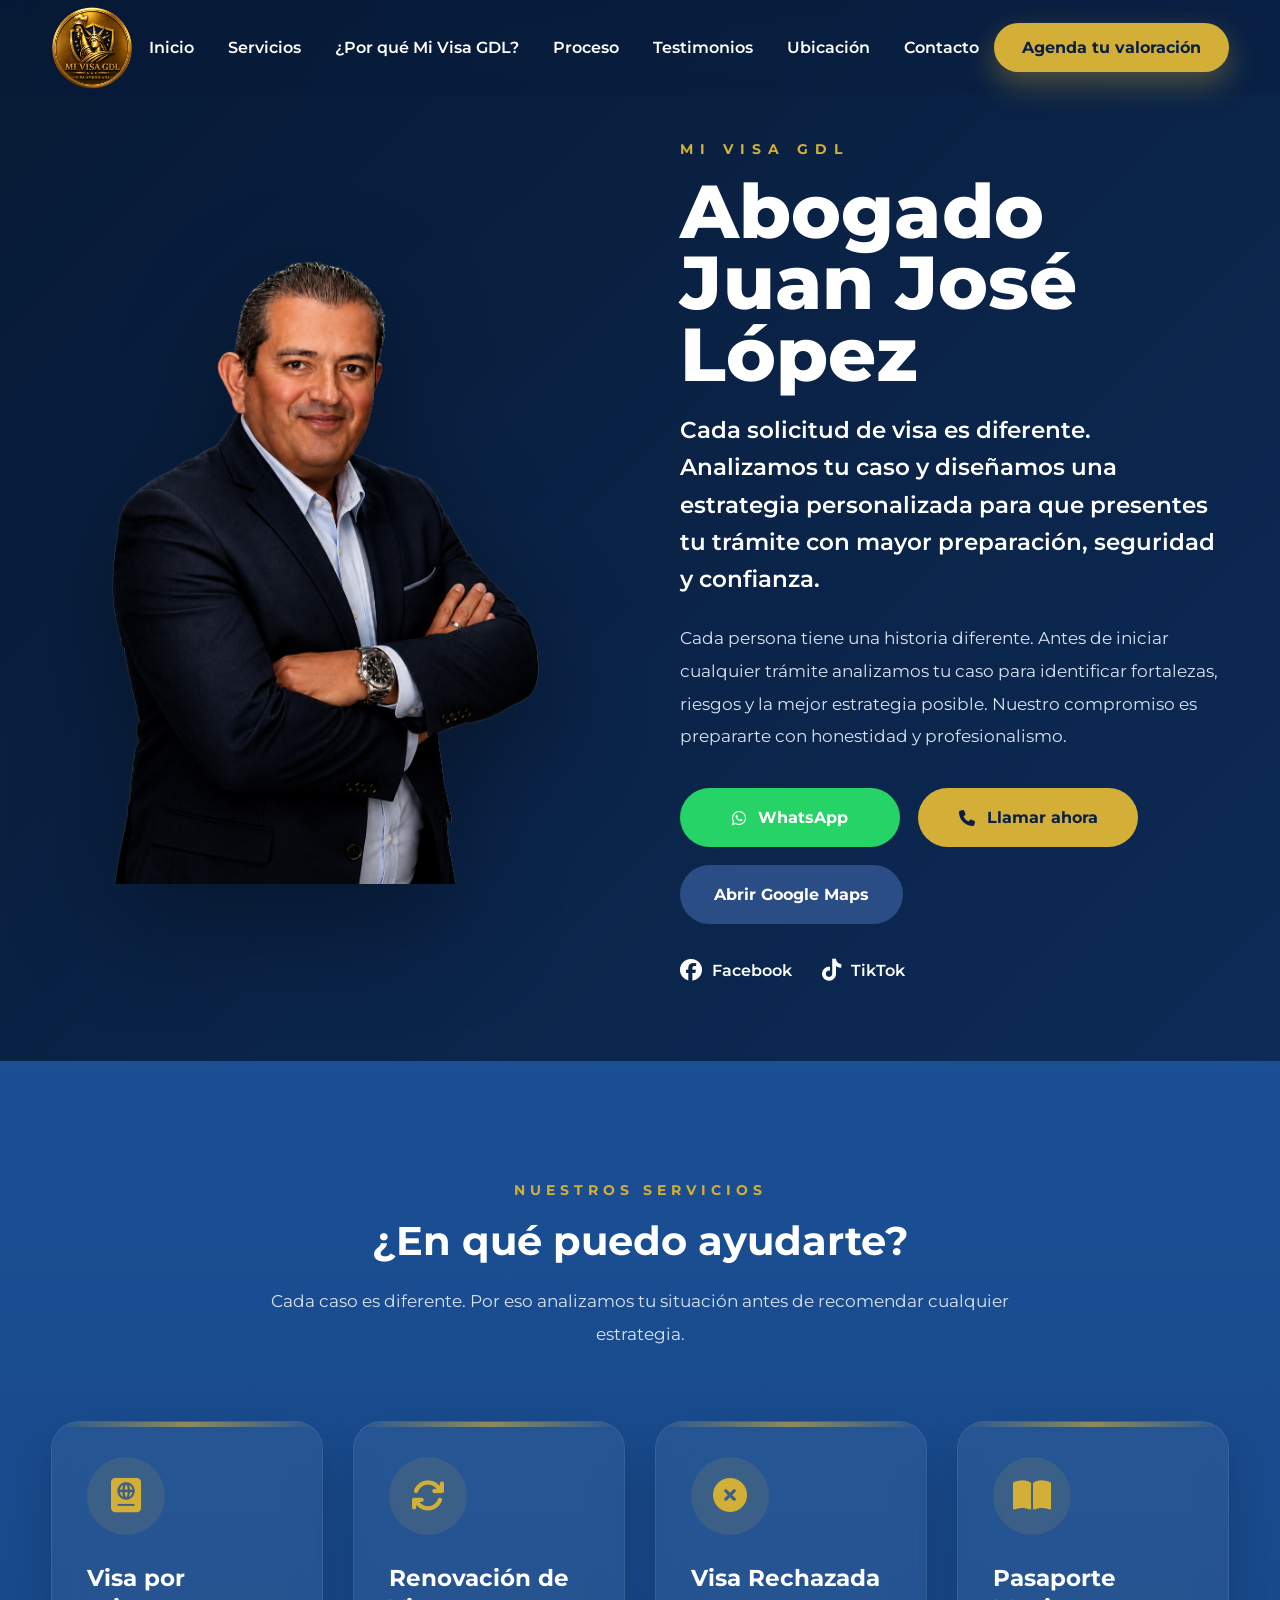
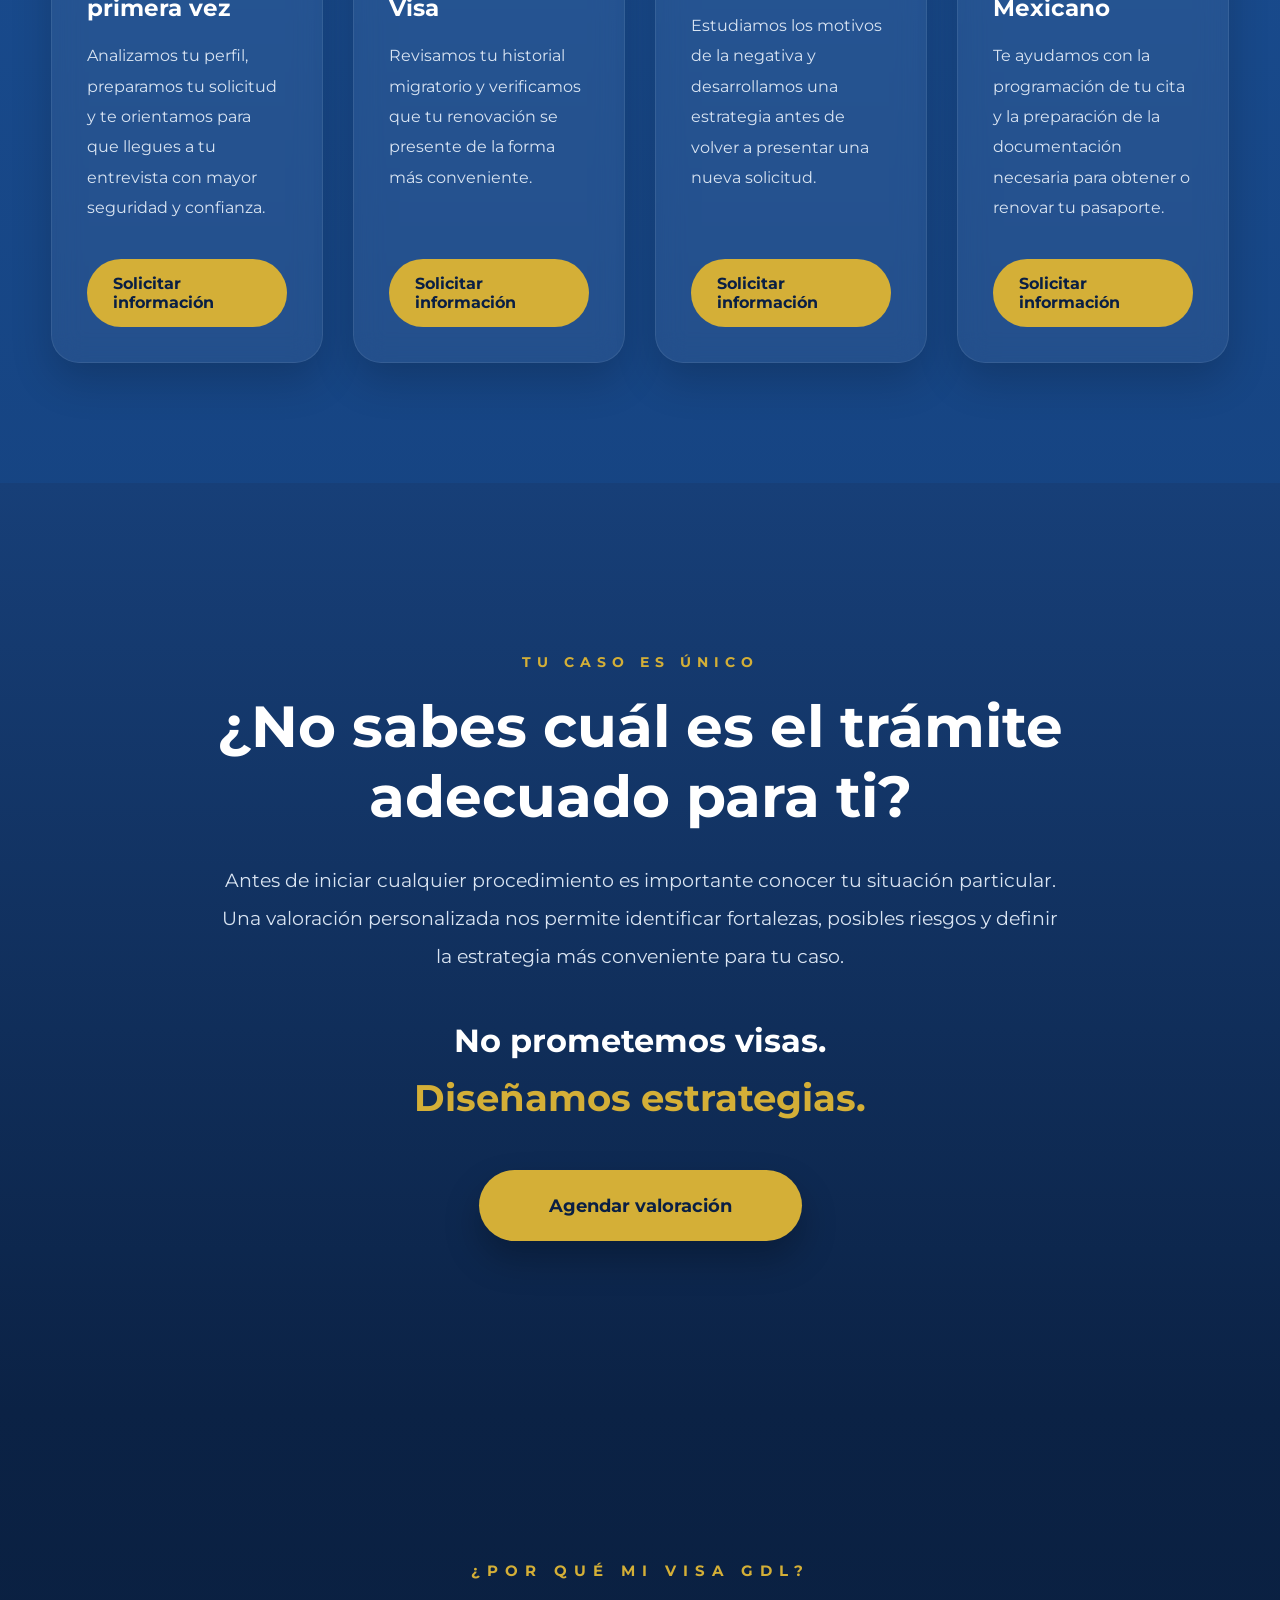
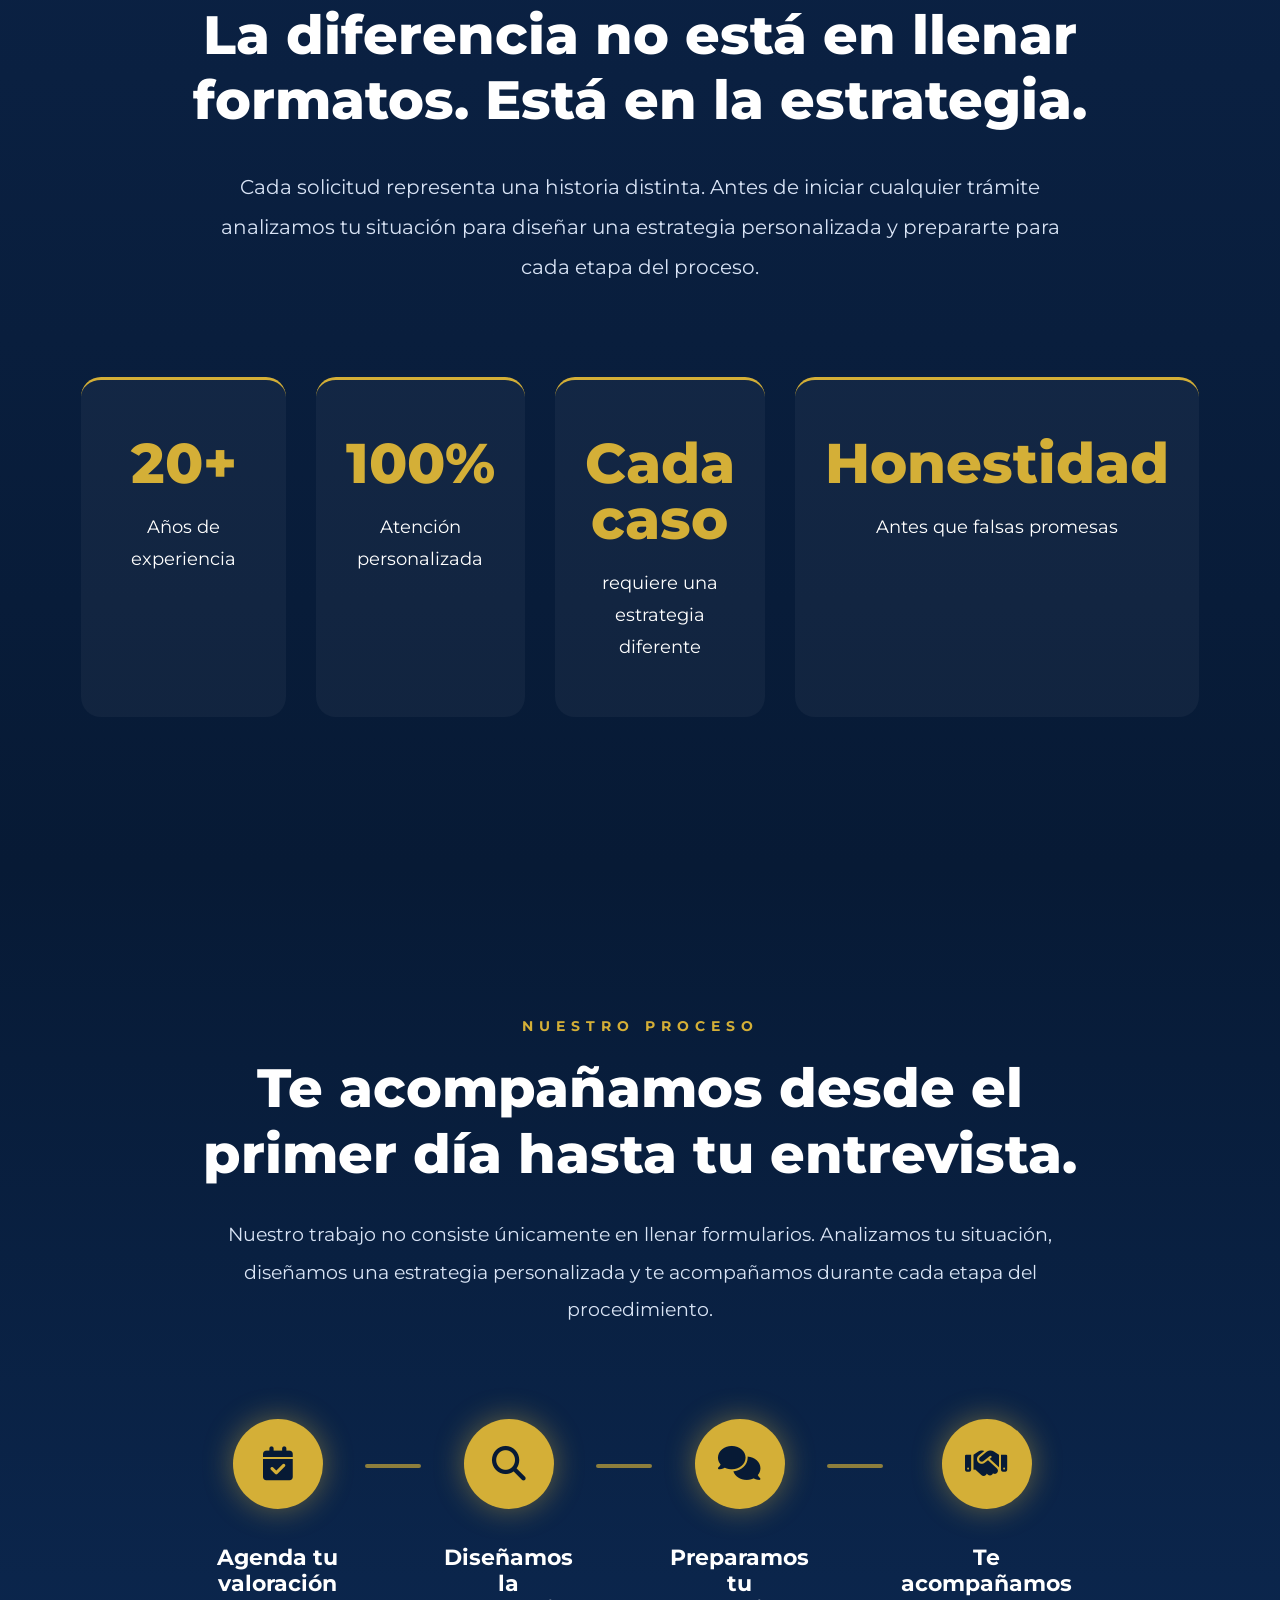
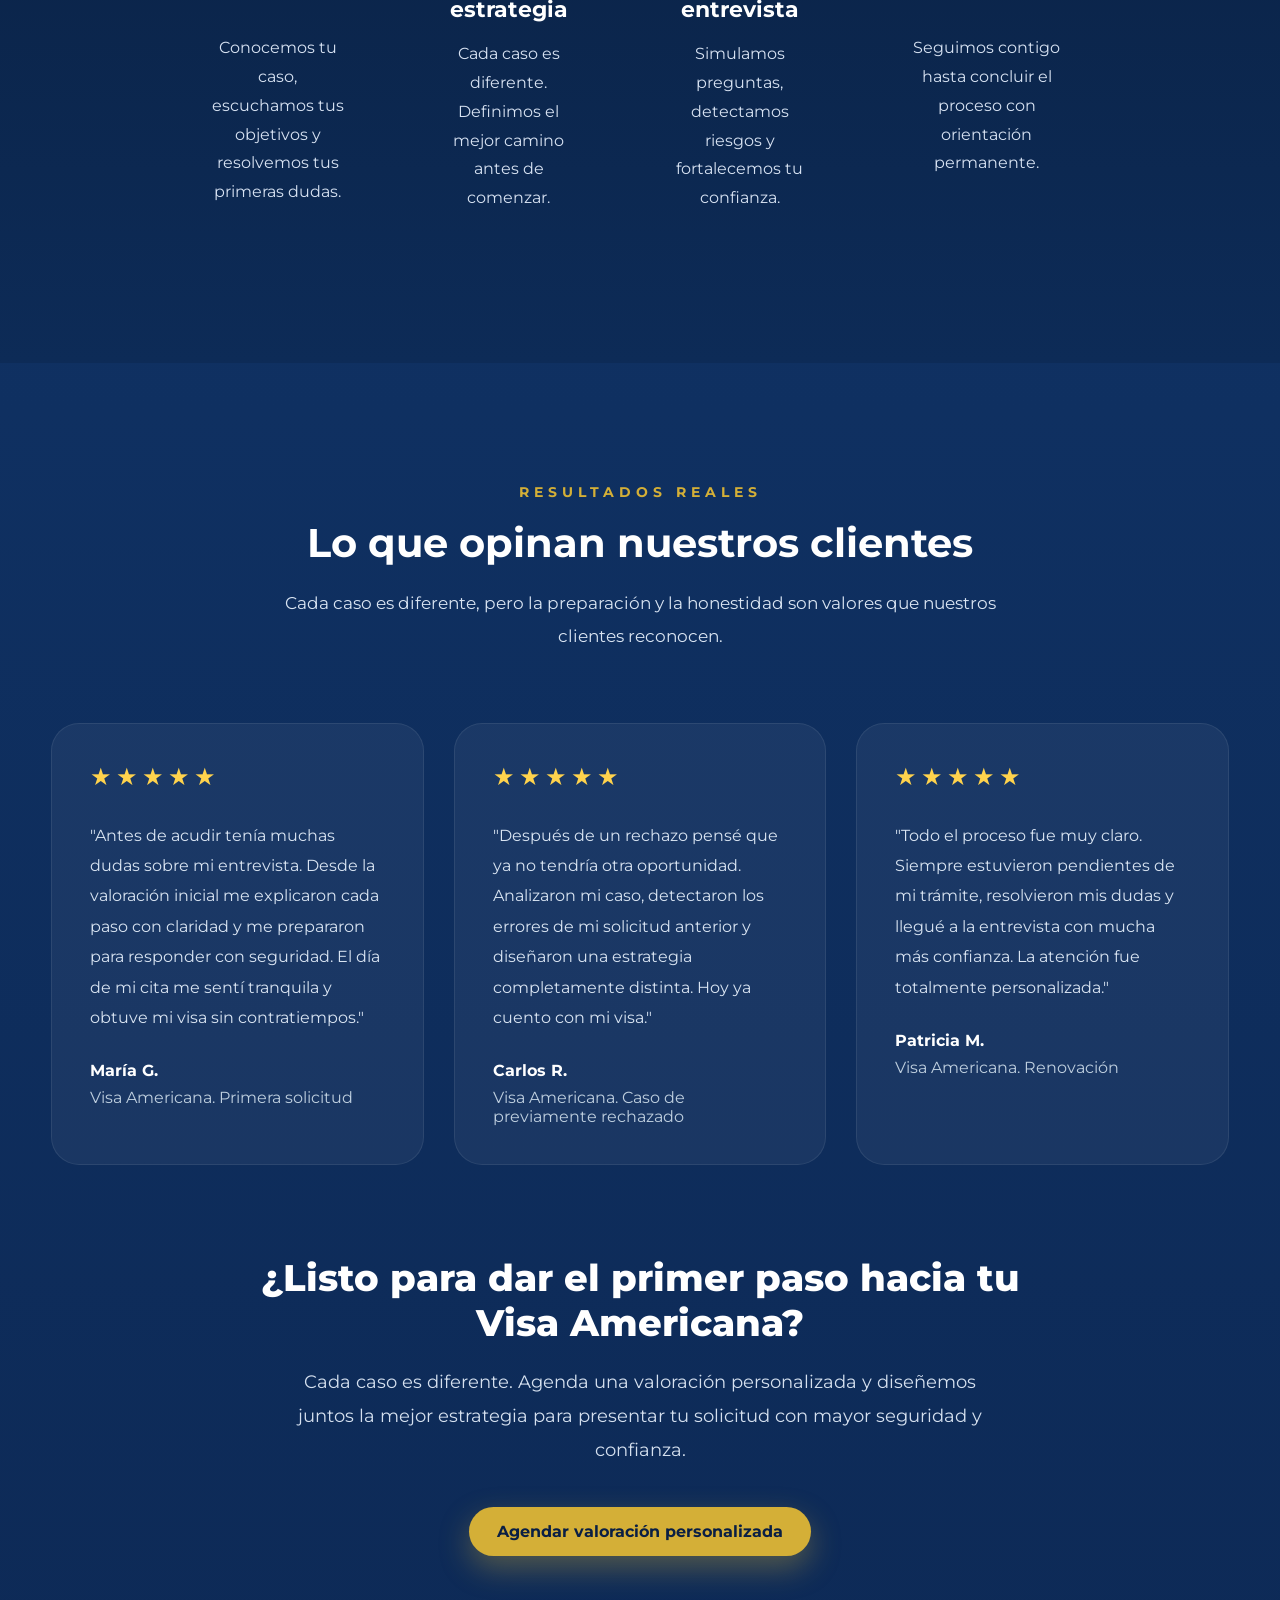
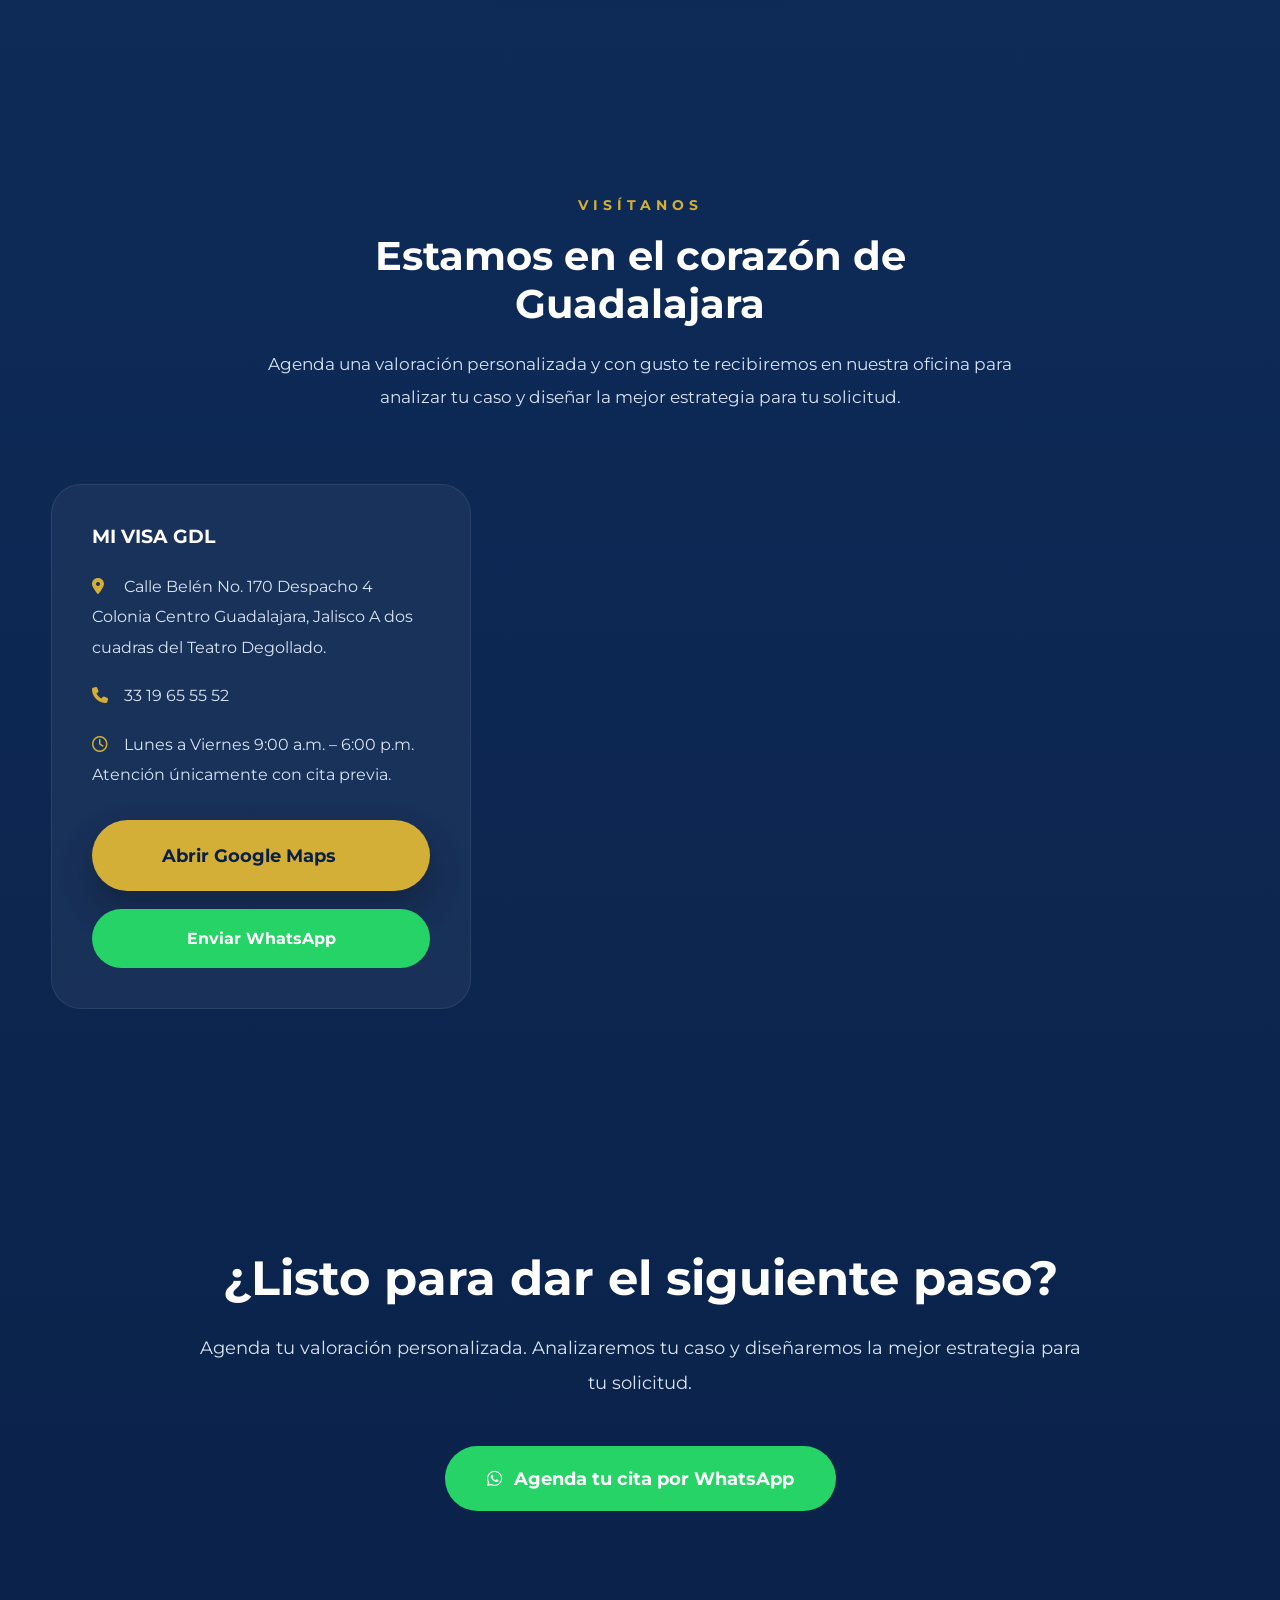
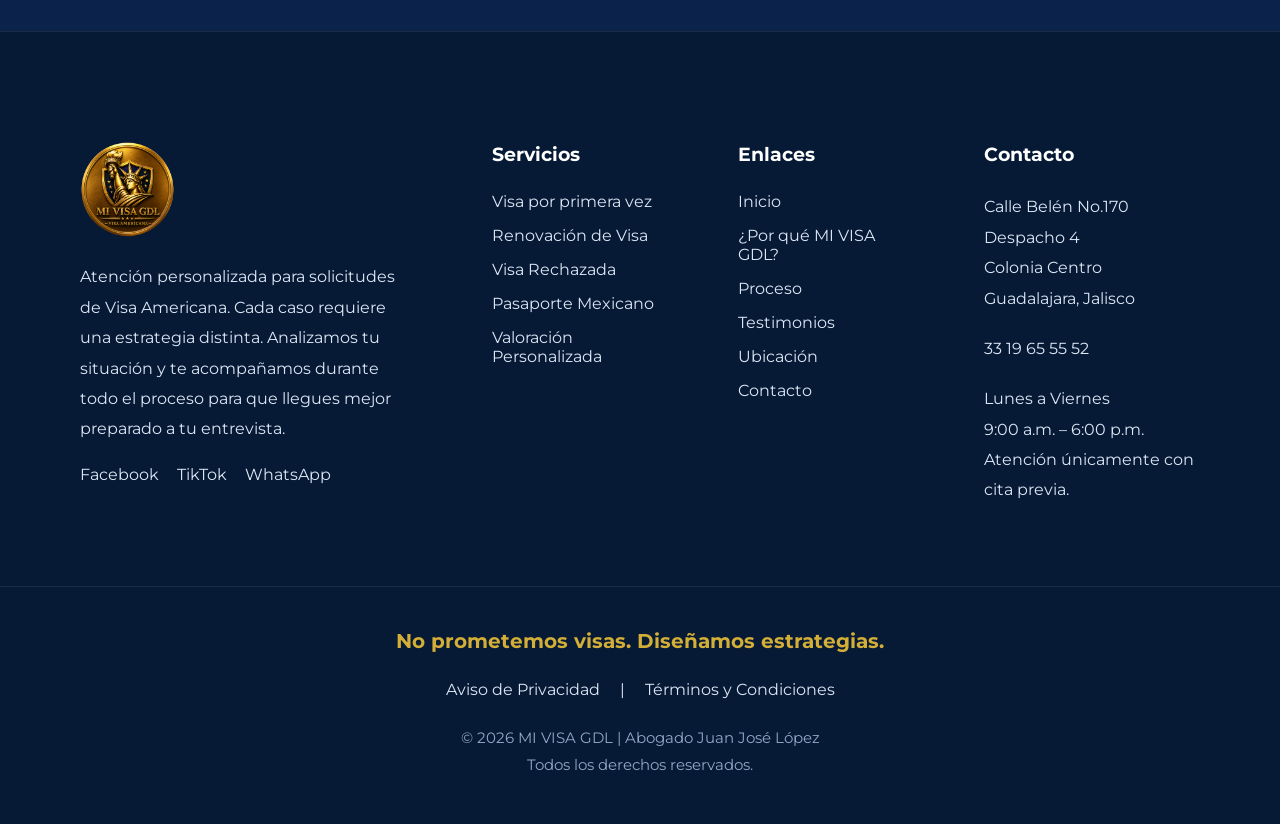
<file: index.html>
<!DOCTYPE html>

<html lang="es">

<head>

<!-- Google tag (gtag.js) -->
<script async src="https://www.googletagmanager.com/gtag/js?id=G-5TDJWBX1T4"></script>
<script>
  window.dataLayer = window.dataLayer || [];
  function gtag(){dataLayer.push(arguments);}
  gtag('js', new Date());

  gtag('config', 'G-5TDJWBX1T4');
</script>

<meta charset="UTF-8">

  <meta http-equiv="X-UA-Compatible" content="IE=edge">

<meta name="robots" content="index, follow, max-image-preview:large">

<meta name="googlebot" content="index, follow">

<meta name="language" content="es-MX">

<meta name="distribution" content="global">

<meta name="rating" content="general">

<meta name="revisit-after" content="7 days">

<meta name="theme-color" content="#0D1B3D">

<link rel="canonical" href="https://mivisagdl.com/">

<meta name="viewport" content="width=device-width, initial-scale=1.0">

<title>MI VISA GDL | Abogado Juan José López</title>

<meta name="description"
content="Atención personalizada para solicitudes de Visa Americana. Agenda una cita de valoración con el Abogado Juan José López en Guadalajara.">

<meta name="keywords"
content="Visa Americana, Renovación Visa, Visa Rechazada, Pasaporte Mexicano, Guadalajara">

<meta name="author"
content="Abogado Juan José López">

<meta property="og:title"
content="MI VISA GDL">

<meta property="og:description"
content="Cada caso merece una estrategia, no una promesa.">

<meta property="og:image"
content="https://mivisagdl.com/assets/logo.png">

<meta property="og:type"
content="website">

<meta property="og:url"
content="https://mivisagdl.com/">

<meta property="og:site_name"
content="MI VISA GDL">

<meta property="og:locale"
content="es_MX">

<!-- Twitter Cards -->

<meta name="twitter:card"
content="summary_large_image">

<meta name="twitter:title"
content="MI VISA GDL | Abogado Juan José López">

<meta name="twitter:description"
content="Atención personalizada para solicitudes de Visa Americana. Agenda tu cita de valoración.">

<meta name="twitter:image"
content="https://mivisagdl.com/assets/logo.png">

<link rel="icon"
href="assets/favicon.png">

<link rel="apple-touch-icon"
href="assets/favicon.png">

  <link rel="apple-touch-icon"
href="assets/favicon.png">

<link rel="preconnect"
href="https://fonts.googleapis.com">

<link rel="preconnect"
href="https://fonts.gstatic.com"
crossorigin>

<link href="https://fonts.googleapis.com/css2?family=Montserrat:wght@300;400;500;600;700;800&display=swap"
rel="stylesheet">

<link rel="stylesheet"
href="https://cdnjs.cloudflare.com/ajax/libs/font-awesome/6.7.2/css/all.min.css">





  <script type="application/ld+json">
{
  "@context":"https://schema.org",
  "@graph":[

{
"@type":"LegalService",
"@id":"https://mivisagdl.com/#legalservice",
"name":"MI VISA GDL",
"url":"https://mivisagdl.com",
"image":"https://mivisagdl.com/assets/logo.png",
    "logo":"https://mivisagdl.com/assets/logo.png",
"telephone":"+523319655552",

"address":{
"@type":"PostalAddress",
"streetAddress":"Calle Belén No. 170, Despacho 4",
"addressLocality":"Guadalajara",
"addressRegion":"Jalisco",
"postalCode":"44100",
"addressCountry":"MX"
},

"areaServed":{
"@type":"City",
"name":"Guadalajara"
},

"openingHoursSpecification":[
{
"@type":"OpeningHoursSpecification",
"dayOfWeek":[
"Monday",
"Tuesday",
"Wednesday",
"Thursday",
"Friday"
],
"opens":"10:00",
"closes":"18:00"
}
],

"sameAs":[
"https://www.facebook.com/MiVisaGDL/",
"https://www.tiktok.com/@mivisagdl"
]
},

{
"@type":"Attorney",
"@id":"https://mivisagdl.com/#attorney",
"name":"Juan José López",

"worksFor":{
"@id":"https://mivisagdl.com/#legalservice"
}
},

{
"@type":"WebSite",
"@id":"https://mivisagdl.com/#website",

"url":"https://mivisagdl.com",

"name":"MI VISA GDL",

"inLanguage":"es-MX",

"publisher":{
"@id":"https://mivisagdl.com/#legalservice"
}
}

]
}
</script>
  
<link rel="stylesheet" href="css/style.css">
</head>

<body>


<div class="background"></div>

<!--========================================
                NAVBAR
=========================================-->

<header class="navbar">

<div class="container navbar-container">

<a href="#inicio"
class="logo">

<img src="assets/logo.png"
alt="MI VISA GDL">

</a>

<nav>

<ul class="menu">

<li>

<a href="#inicio">

Inicio

</a>

</li>

<li>

<a href="#servicios">

Servicios

</a>

</li>

<li>

<a href="#ventajas">

¿Por qué Mi Visa GDL?

</a>

</li>

<li>

<a href="#proceso">

Proceso

</a>

</li>

<li>

<a href="#testimonios">

Testimonios

</a>

</li>

<li>

<a href="#ubicacion">

Ubicación

</a>

</li>

<li>

<a href="#ubicacion">

Contacto

</a>

</li>

</ul>

</nav>

<a href="https://wa.me/523319655552"
target="_blank"
class="btn-navbar">

Agenda tu valoración

</a>

</div>

</header>

<main>

<!--========================================
                HERO
=========================================-->

<section id="inicio"
class="hero">

<div class="container hero-container">

    <!--============================
            COLUMNA IZQUIERDA
    =============================-->

    <div class="hero-image">

        <img src="assets/juan-jose.png"
             alt="Abogado Juan José López">

    </div>

    <!--============================
            COLUMNA DERECHA
    =============================-->

    <div class="hero-content">

        

        <span class="hero-brand">

            MI VISA GDL

        </span>

        <h1>

            Abogado<br>

            Juan José López

        </h1>

        <h2>

Cada solicitud de visa es diferente. Analizamos tu caso y diseñamos una estrategia personalizada para que presentes tu trámite con mayor preparación, seguridad y confianza.

</h2>

        <p class="hero-text">

           Cada persona tiene una historia diferente. Antes de iniciar cualquier trámite analizamos tu caso para identificar fortalezas, riesgos y la mejor estrategia posible. Nuestro compromiso es prepararte con honestidad y profesionalismo.
        </p>

        <div class="hero-buttons">

            <a href="https://wa.me/523319655552"

               target="_blank"

               class="btn-whatsapp">

                <i class="fa-brands fa-whatsapp"></i>

                WhatsApp

            </a>

            <a href="tel:+523319655552"

               class="btn-phone">

                <i class="fa-solid fa-phone"></i>

                Llamar ahora

            </a>

<a href="https://www.google.com/maps/search/?api=1&query=MI%20VISA%20GDL%2C%20C.%20Bel%C3%A9n%20170%2C%20Guadalajara%2C%20Jalisco&query_place_id=ChIJuSxDMi-xKIQRpfAgYYtAQ_g"
   target="_blank"
  class="btn-map">
   
    Abrir Google Maps
</a>

 

        </div>

        <div class="hero-social">

            <a href="https://www.facebook.com/MiVisaGDL/"
   target="_blank"
   rel="noopener noreferrer">
                <i class="fa-brands fa-facebook"></i>

                Facebook

            </a>

            <a href="https://www.tiktok.com/@mivisagdl"
   target="_blank"
   rel="noopener noreferrer">
                <i class="fa-brands fa-tiktok"></i>

                TikTok

            </a>

        </div>

    </div>

</div>

</section>

<!--========================================
              SERVICIOS
=========================================-->

<section id="servicios" class="services">

<div class="container">

<div class="section-title">

<span>

NUESTROS SERVICIOS

</span>

<h2>

¿En qué puedo ayudarte?

</h2>

<p>

Cada caso es diferente.

Por eso analizamos tu situación antes de recomendar cualquier estrategia.

</p>

</div>

<div class="services-grid">

        <!-- ================= SERVICIO 1 ================= -->

        <article class="service-card">

            <div class="service-icon">

                <i class="fa-solid fa-passport"></i>

            </div>

            <h3>

                Visa por primera vez

            </h3>

            <p>

                Analizamos tu perfil, preparamos tu solicitud y te orientamos para que llegues a tu entrevista con mayor seguridad y confianza.

            </p>

            <a href="primera-visa.html" class="service-btn">

                Solicitar información

            </a>

        </article>


        <!-- ================= SERVICIO 2 ================= -->

        <article class="service-card">

            <div class="service-icon">

                <i class="fa-solid fa-arrows-rotate"></i>

            </div>

            <h3>

                Renovación de Visa

            </h3>

            <p>

                Revisamos tu historial migratorio y verificamos que tu renovación se presente de la forma más conveniente.

            </p>

            <a href="renovacion.html" class="service-btn">

                Solicitar información

            </a>

        </article>


        <!-- ================= SERVICIO 3 ================= -->

        <article class="service-card">

            <div class="service-icon">

                <i class="fa-solid fa-circle-xmark"></i>

            </div>

            <h3>

                Visa Rechazada

            </h3>

            <p>

                Estudiamos los motivos de la negativa y desarrollamos una estrategia antes de volver a presentar una nueva solicitud.

            </p>

            <a href="visa-rechazada.html" class="service-btn">

                Solicitar información

            </a>

        </article>


        <!-- ================= SERVICIO 4 ================= -->

        <article class="service-card">

            <div class="service-icon">

                <i class="fa-solid fa-book-open"></i>

            </div>

            <h3>

                Pasaporte Mexicano

            </h3>

            <p>

                Te ayudamos con la programación de tu cita y la preparación de la documentación necesaria para obtener o renovar tu pasaporte.

            </p>

            <a href="https://wa.me/523319655552"
               target="_blank"
               class="service-btn">

                Solicitar información

            </a>

        </article>

    </div>

</div>

</section>

<!--====================================
        CTA DESPUÉS DE SERVICIOS
=====================================-->

<section class="services-cta">

    <div class="container">

        <span class="mini-title">

            TU CASO ES ÚNICO

        </span>

        <h2>

            ¿No sabes cuál es el trámite adecuado para ti?

        </h2>

        <p>

            Antes de iniciar cualquier procedimiento es importante
            conocer tu situación particular.

            Una valoración personalizada nos permite identificar
            fortalezas, posibles riesgos y definir la estrategia
            más conveniente para tu caso.

        </p>

        <div class="cta-highlight">

            No prometemos visas.

            <strong>

                Diseñamos estrategias.

            </strong>

        </div>

        <a href="https://wa.me/523319655552"

           class="btn btn-gold">

            Agendar valoración

        </a>

    </div>

</section>


<!--==================================
      ¿POR QUÉ MI VISA GDL?
===================================-->

<section id="ventajas" class="why-us">

    <div class="container">

        <span class="mini-title">

            ¿POR QUÉ MI VISA GDL?

        </span>

        <h2>

            La diferencia no está en llenar formatos.

            Está en la estrategia.

        </h2>

        <p class="why-text">

            Cada solicitud representa una historia distinta.

            Antes de iniciar cualquier trámite analizamos
            tu situación para diseñar una estrategia
            personalizada y prepararte para cada etapa
            del proceso.

        </p>

        <div class="stats-grid">

            <div class="stat-box">

                <h3>

                    20+

                </h3>

                <span>

                    Años de experiencia

                </span>

            </div>

            <div class="stat-box">

                <h3>

                    100%

                </h3>

                <span>

                    Atención personalizada

                </span>

            </div>

            <div class="stat-box">

                <h3>

                    Cada caso

                </h3>

                <span>

                    requiere una estrategia diferente

                </span>

            </div>

            <div class="stat-box">

                <h3>

                    Honestidad

                </h3>

                <span>

                    Antes que falsas promesas

                </span>

            </div>

        </div>

    </div>

</section>



<!--==================================================
                PROCESO V2 PREMIUM
===================================================-->

<section id="proceso" class="process-v2">

<div class="container">

<span class="mini-title">
NUESTRO PROCESO
</span>

<h2>
Te acompañamos desde el primer día
hasta tu entrevista.
</h2>

<p class="process-text">

Nuestro trabajo no consiste únicamente en llenar formularios.
Analizamos tu situación, diseñamos una estrategia personalizada
y te acompañamos durante cada etapa del procedimiento.

</p>

<div class="timeline">

<div class="step">

<div class="circle">

<i class="fa-solid fa-calendar-check"></i>

</div>

<h3>
Agenda tu valoración
</h3>

<p>

Conocemos tu caso,
escuchamos tus objetivos
y resolvemos tus primeras dudas.

</p>

</div>

<div class="line"></div>

<div class="step">

<div class="circle">

<i class="fa-solid fa-magnifying-glass"></i>

</div>

<h3>
Diseñamos la estrategia
</h3>

<p>

Cada caso es diferente.
Definimos el mejor camino
antes de comenzar.

</p>

</div>

<div class="line"></div>

<div class="step">

<div class="circle">

<i class="fa-solid fa-comments"></i>

</div>

<h3>
Preparamos tu entrevista
</h3>

<p>

Simulamos preguntas,
detectamos riesgos
y fortalecemos tu confianza.

</p>

</div>

<div class="line"></div>

<div class="step">

<div class="circle">

<i class="fa-solid fa-handshake"></i>

</div>

<h3>
Te acompañamos
</h3>

<p>

Seguimos contigo
hasta concluir el proceso
con orientación permanente.

</p>

</div>

</div>

</div>

</section>



<!-- ==========================================
            TESTIMONIOS
=========================================== -->

<section id="testimonios" class="testimonios">

    <div class="container">

        <div class="section-title">

            <span>

                RESULTADOS REALES

            </span>

            <h2>

                Lo que opinan nuestros clientes

            </h2>

            <p>

                Cada caso es diferente, pero la preparación y la honestidad son valores que nuestros clientes reconocen.

            </p>

        </div>

        <div class="testimonios-grid">

        <!-- ================= TESTIMONIO 1 ================= -->

        <article class="testimonial">

            <div class="stars">
                ★★★★★
            </div>

            <p class="texto">
"Antes de acudir tenía muchas dudas sobre mi entrevista. Desde la valoración inicial me explicaron cada paso con claridad y me prepararon para responder con seguridad. El día de mi cita me sentí tranquila y obtuve mi visa sin contratiempos."
</p>

<h4>María G.</h4>

<span>Visa Americana. Primera solicitud</span>

        </article>


        <!-- ================= TESTIMONIO 2 ================= -->

        <article class="testimonial">

            <div class="stars">
                ★★★★★
            </div>

           <p class="texto">
"Después de un rechazo pensé que ya no tendría otra oportunidad. Analizaron mi caso, detectaron los errores de mi solicitud anterior y diseñaron una estrategia completamente distinta. Hoy ya cuento con mi visa."
</p>

<h4>Carlos R.</h4>

<span>Visa Americana. Caso de previamente rechazado</span>

            
        </article>


        <!-- ================= TESTIMONIO 3 ================= -->

        <article class="testimonial">

            <div class="stars">
                ★★★★★
            </div>

            <p class="texto">
"Todo el proceso fue muy claro. Siempre estuvieron pendientes de mi trámite, resolvieron mis dudas y llegué a la entrevista con mucha más confianza. La atención fue totalmente personalizada."
</p>

<h4>Patricia M.</h4>

<span>Visa Americana. Renovación</span>

            
        </article>

    </div>

</div>

<div class="cta-testimonios">

    <h3>¿Listo para dar el primer paso hacia tu Visa Americana?</h3>

    <p>
        Cada caso es diferente. Agenda una valoración personalizada y diseñemos juntos la mejor estrategia para presentar tu solicitud con mayor seguridad y confianza.
    </p>

    <a href="https://wa.me/523319655552?text=Hola%20Abogado%20Juan%20Jos%C3%A9.%20Vi%20la%20p%C3%A1gina%20de%20MI%20VISA%20GDL%20y%20me%20gustar%C3%ADa%20agendar%20una%20valoraci%C3%B3n%20personalizada%20para%20mi%20tr%C3%A1mite%20de%20visa."
   target="_blank"
   class="btn-navbar">
    Agendar valoración personalizada
</a>

</div>

</section>



<!-- ==========================================
            UBICACIÓN
=========================================== -->

<section id="ubicacion" class="ubicacion">

<div class="container">

<div class="section-title">

<span>

VISÍTANOS

</span>

<h2>

Estamos en el corazón de Guadalajara

</h2>

<p>

Agenda una valoración personalizada y con gusto te recibiremos en nuestra oficina para analizar tu caso y diseñar la mejor estrategia para tu solicitud.

</p>

</div>

<div class="ubicacion-card">

<div class="info">

<h3>

MI VISA GDL

</h3>

<p>

<i class="fa-solid fa-location-dot"></i>

Calle Belén No. 170
Despacho 4
Colonia Centro
Guadalajara, Jalisco
A dos cuadras del Teatro Degollado.

</p>

<p>

<i class="fa-solid fa-phone"></i>

33 19 65 55 52

</p>

<p>

<i class="fa-regular fa-clock"></i>

Lunes a Viernes

9:00 a.m. – 6:00 p.m.

Atención únicamente con cita previa.

</p>

<div class="ubicacion-buttons">

<a href="https://www.google.com/maps/search/?api=1&query=MI%20VISA%20GDL%2C%20C.%20Bel%C3%A9n%20170%2C%20Guadalajara%2C%20Jalisco&query_place_id=ChIJuSxDMi-xKIQRpfAgYYtAQ_g"
   target="_blank"
   rel="noopener noreferrer"
   class="btn-map btn-gold">

Abrir Google Maps

</a>

<a href="https://wa.me/523319655552"

target="_blank"

class="btn-whatsapp">

Enviar WhatsApp

</a>

</div>

</div>

<div class="mapa">

<iframe
src="https://www.google.com/maps?q=Calle+Belén+170,+Guadalajara,+Jalisco&output=embed"
loading="lazy">
</iframe>

</div>

</div>

</div>

</section>



<!-- ==========================================
                CTA FINAL
=========================================== -->

<section class="cta-final">

<div class="container">

<h2>

¿Listo para dar el siguiente paso?

</h2>

<p>

Agenda tu valoración personalizada. Analizaremos tu caso y diseñaremos la mejor estrategia para tu solicitud.

</p>

<a href="https://wa.me/523319655552"

target="_blank"

class="cta-button">

<i class="fa-brands fa-whatsapp"></i>

Agenda tu cita por WhatsApp

</a>

</div>

</section>



<!--==================================================
                    FOOTER PREMIUM
===================================================-->

<footer class="footer">

    <div class="container footer-grid">

        <!-- COLUMNA 1 -->

        <div class="footer-col">

            <img src="assets/logo.png" alt="MI VISA GDL" class="footer-logo">

            <p class="footer-text">

                Atención personalizada para solicitudes de Visa Americana.

                Cada caso requiere una estrategia distinta. Analizamos tu situación y te acompañamos durante todo el proceso para que llegues mejor preparado a tu entrevista.

            </p>

            <div class="footer-social">

                <a href="https://www.facebook.com/MiVisaGDL/"
   target="_blank"
   rel="noopener noreferrer">
    Facebook
</a>

                <a href="https://www.tiktok.com/@mivisagdl"
   target="_blank"
   rel="noopener noreferrer">
    TikTok
</a>

                <a href="https://wa.me/523319655552?text=Hola%20Abogado%20Juan%20Jos%C3%A9.%20Visité%20la%20página%20de%20MI%20VISA%20GDL%20y%20me%20gustaría%20agendar%20una%20valoración%20personalizada."
   target="_blank"
   rel="noopener noreferrer">
    WhatsApp
</a>
            </div>

        </div>


        <!-- COLUMNA 2 -->

        <div class="footer-col">

            <h3>Servicios</h3>

            <ul>

                <li><a href="#servicios">Visa por primera vez</a></li>

                <li><a href="#servicios">Renovación de Visa</a></li>

                <li><a href="#servicios">Visa Rechazada</a></li>

                <li><a href="#servicios">Pasaporte Mexicano</a></li>

                <li><a href="#contacto">Valoración Personalizada</a></li>

            </ul>

        </div>


        <!-- COLUMNA 3 -->

        <div class="footer-col">

            <h3>Enlaces</h3>

            <ul>

                <li><a href="#inicio">Inicio</a></li>

                <li><a href="#ventajas">¿Por qué MI VISA GDL?</a></li>

                <li><a href="#proceso">Proceso</a></li>

                <li><a href="#testimonios">Testimonios</a></li>

                <li><a href="#ubicacion">Ubicación</a></li>

                <li><a href="#contacto">Contacto</a></li>

            </ul>

        </div>


        <!-- COLUMNA 4 -->

        <div class="footer-col">

            <h3>Contacto</h3>

            <p>

                Calle Belén No.170<br>

                Despacho 4<br>

                Colonia Centro<br>

                Guadalajara, Jalisco

            </p>

            <p>

                <a href="tel:+523319655552">

                33 19 65 55 52

                </a>

            </p>

            <p>

                Lunes a Viernes

                <br>

                9:00 a.m. – 6:00 p.m.

                <br>

                Atención únicamente con cita previa.

            </p>

        </div>

    </div>


    <div class="footer-divider"></div>


    <div class="footer-bottom">

        <p class="footer-frase">

            No prometemos visas. Diseñamos estrategias.

        </p>

        <div class="footer-links">

            <a href="#">Aviso de Privacidad</a>

            <span>|</span>

            <a href="#">Términos y Condiciones</a>

        </div>

        <p class="copyright">

            © 2026 MI VISA GDL | Abogado Juan José López

            <br>

            Todos los derechos reservados.

        </p>

    </div>

</footer>

</main>

<script src="js/script.js"></script>

</body>

</html>
</file>
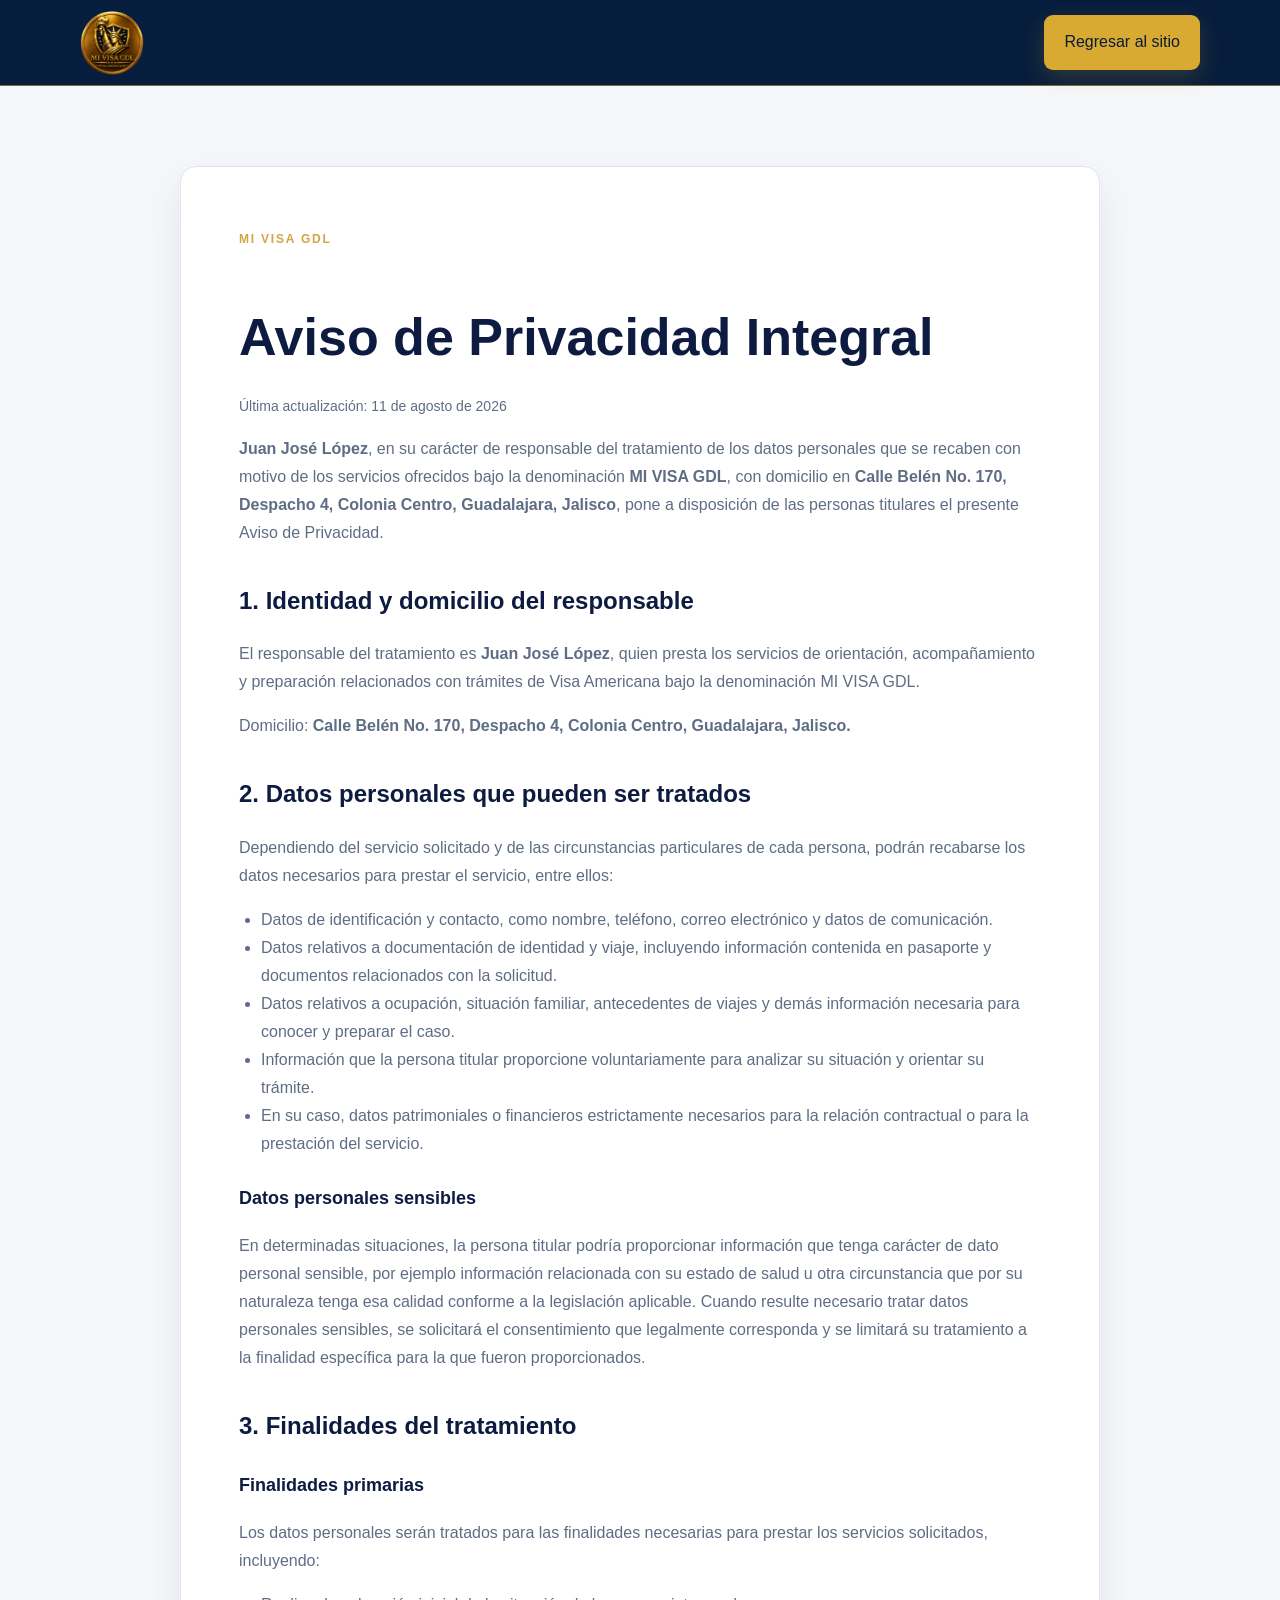
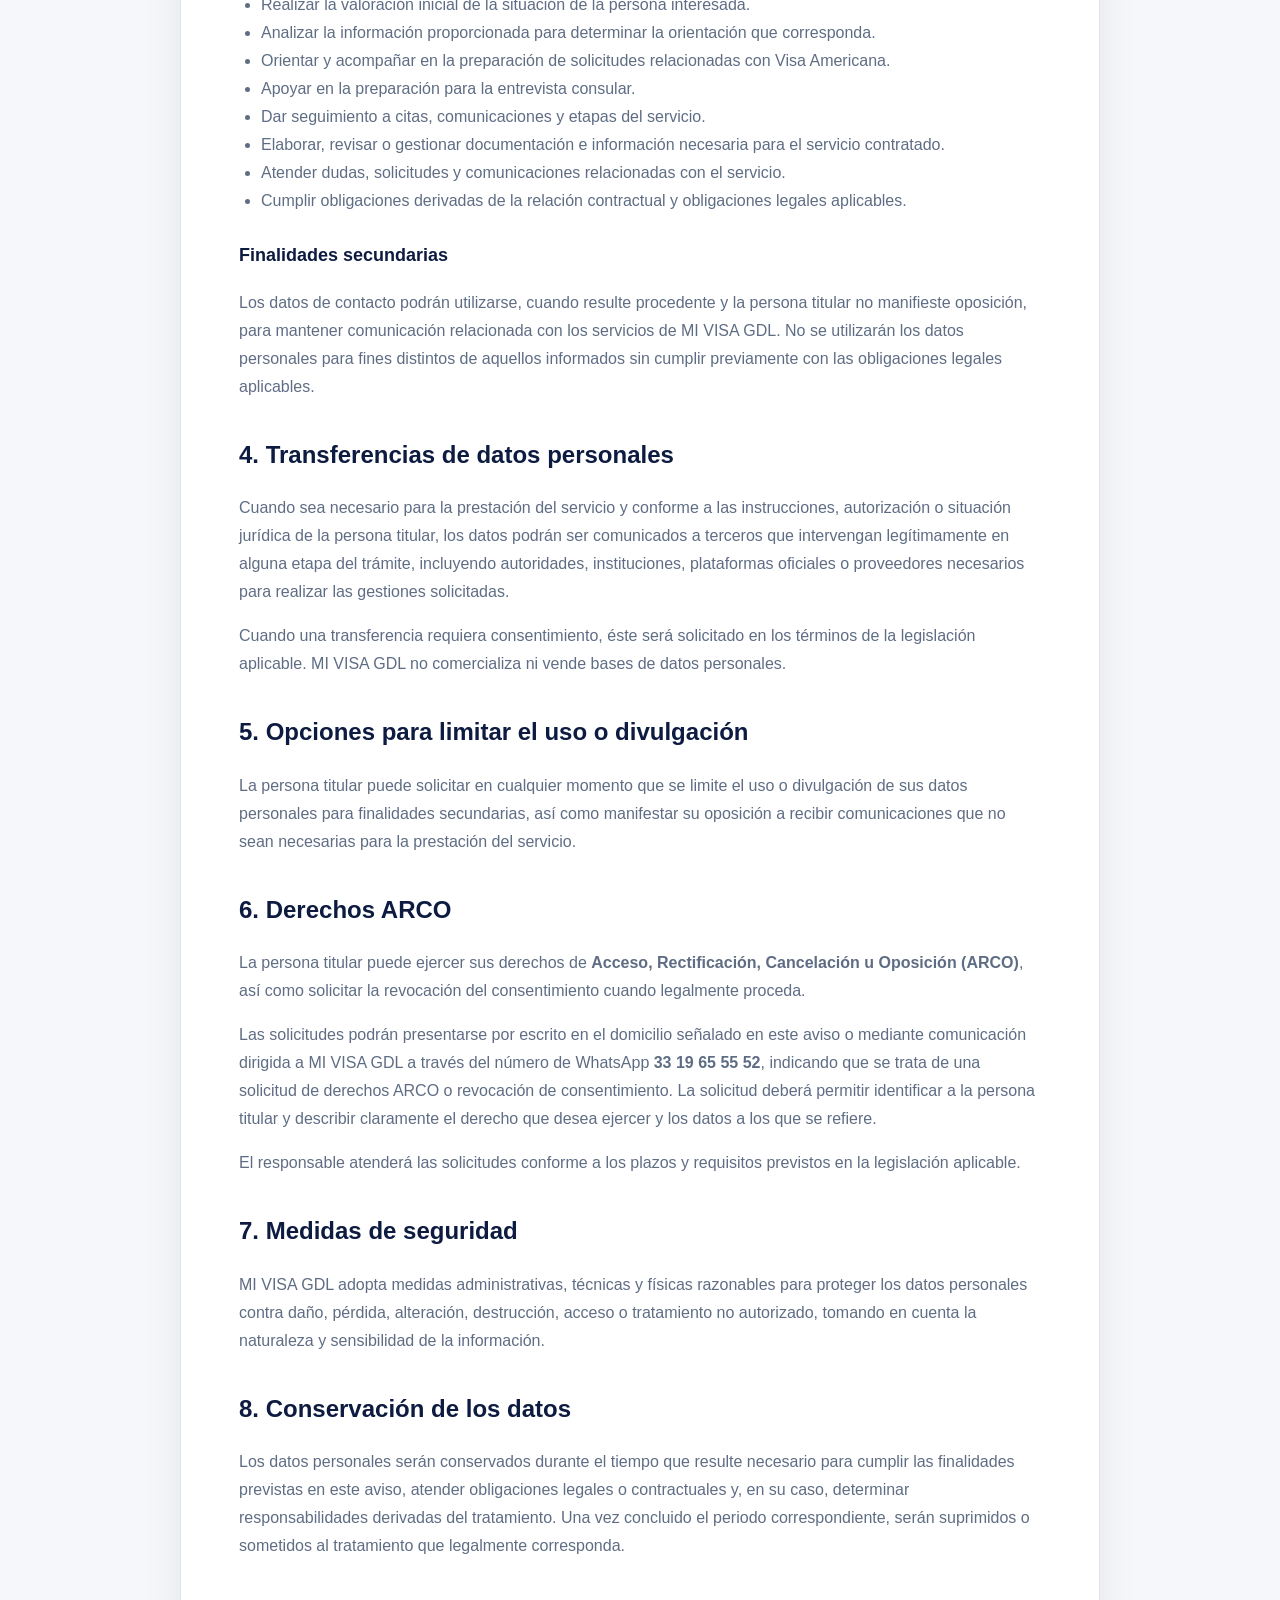
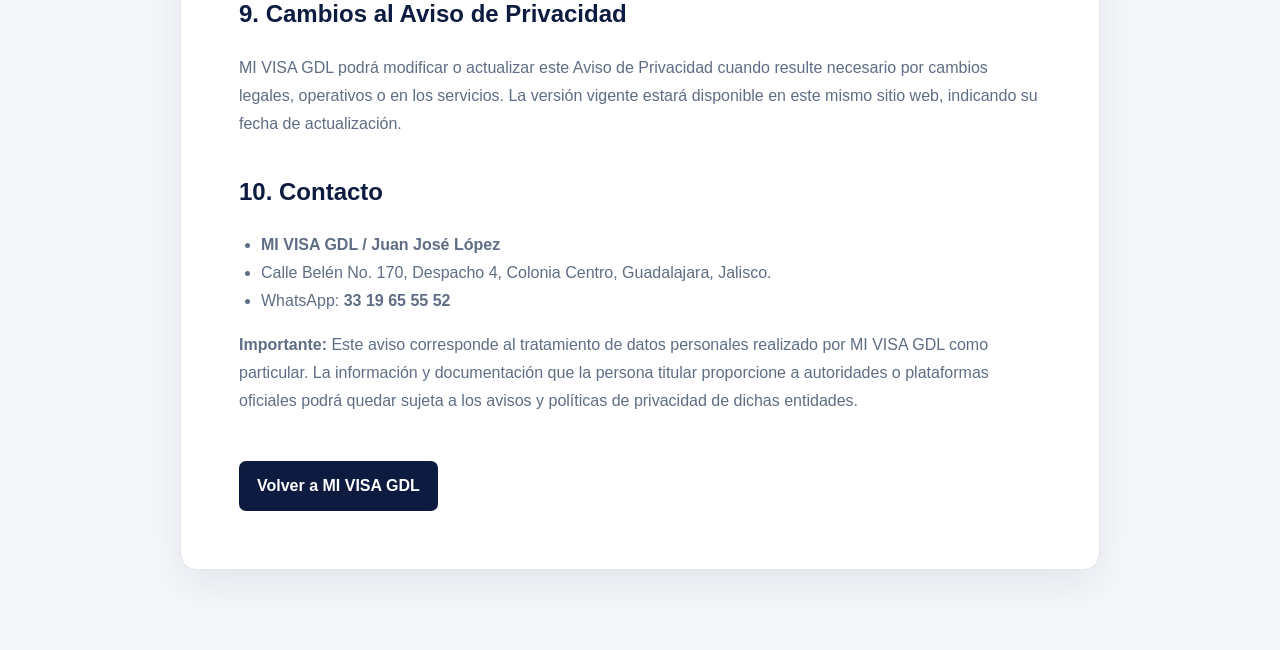
<file: aviso-de-privacidad.html>
<!doctype html>
<html lang="es">
<head>
<meta charset="utf-8">
<meta name="viewport" content="width=device-width, initial-scale=1">
<meta name="robots" content="index,follow">
<title>Aviso de Privacidad | MI VISA GDL</title>
<link rel="stylesheet" href="css/primera-visa.css">
<style>
.privacy-page{background:#f5f7fa;padding:80px 0}
.privacy-card{background:#fff;border:1px solid #e1e6ee;border-radius:16px;box-shadow:0 16px 40px rgba(13,27,65,.08);padding:clamp(28px,5vw,58px);max-width:920px;margin:auto}
.privacy-card h1{color:#0d1b41;font-size:clamp(34px,5vw,52px);margin-bottom:10px}
.privacy-card h2{color:#0d1b41;font-size:24px;margin-top:34px}
.privacy-card h3{color:#0d1b41;font-size:18px;margin-top:26px}
.privacy-card p,.privacy-card li{color:#5f6d84;line-height:1.75}
.privacy-card ul{padding-left:22px}
.privacy-kicker{color:#d2a642;font-weight:800;letter-spacing:1.8px;font-size:12px}
.privacy-back{display:inline-flex;margin-top:30px;background:#0d1b41;color:#fff;padding:12px 18px;border-radius:7px;font-weight:800}
.privacy-date{color:#8a96a8;font-size:14px}
</style>
</head>
<body>
<header class="site-header">
  <div class="container nav-wrap">
    <a class="brand" href="primera-visa.html#inicio" aria-label="MI VISA GDL">
      <img src="assets/logo.png" alt="MI VISA GDL">
    </a>
    <a class="nav-cta" href="primera-visa.html#contacto">Regresar al sitio</a>
  </div>
</header>
<main class="privacy-page">
<div class="container">
<article class="privacy-card">
<span class="privacy-kicker">MI VISA GDL</span>
<h1>Aviso de Privacidad Integral</h1>
<p class="privacy-date">Última actualización: 11 de agosto de 2026</p>

<p><strong>Juan José López</strong>, en su carácter de responsable del tratamiento de los datos personales que se recaben con motivo de los servicios ofrecidos bajo la denominación <strong>MI VISA GDL</strong>, con domicilio en <strong>Calle Belén No. 170, Despacho 4, Colonia Centro, Guadalajara, Jalisco</strong>, pone a disposición de las personas titulares el presente Aviso de Privacidad.</p>

<h2>1. Identidad y domicilio del responsable</h2>
<p>El responsable del tratamiento es <strong>Juan José López</strong>, quien presta los servicios de orientación, acompañamiento y preparación relacionados con trámites de Visa Americana bajo la denominación MI VISA GDL.</p>
<p>Domicilio: <strong>Calle Belén No. 170, Despacho 4, Colonia Centro, Guadalajara, Jalisco.</strong></p>

<h2>2. Datos personales que pueden ser tratados</h2>
<p>Dependiendo del servicio solicitado y de las circunstancias particulares de cada persona, podrán recabarse los datos necesarios para prestar el servicio, entre ellos:</p>
<ul>
<li>Datos de identificación y contacto, como nombre, teléfono, correo electrónico y datos de comunicación.</li>
<li>Datos relativos a documentación de identidad y viaje, incluyendo información contenida en pasaporte y documentos relacionados con la solicitud.</li>
<li>Datos relativos a ocupación, situación familiar, antecedentes de viajes y demás información necesaria para conocer y preparar el caso.</li>
<li>Información que la persona titular proporcione voluntariamente para analizar su situación y orientar su trámite.</li>
<li>En su caso, datos patrimoniales o financieros estrictamente necesarios para la relación contractual o para la prestación del servicio.</li>
</ul>

<h3>Datos personales sensibles</h3>
<p>En determinadas situaciones, la persona titular podría proporcionar información que tenga carácter de dato personal sensible, por ejemplo información relacionada con su estado de salud u otra circunstancia que por su naturaleza tenga esa calidad conforme a la legislación aplicable. Cuando resulte necesario tratar datos personales sensibles, se solicitará el consentimiento que legalmente corresponda y se limitará su tratamiento a la finalidad específica para la que fueron proporcionados.</p>

<h2>3. Finalidades del tratamiento</h2>
<h3>Finalidades primarias</h3>
<p>Los datos personales serán tratados para las finalidades necesarias para prestar los servicios solicitados, incluyendo:</p>
<ul>
<li>Realizar la valoración inicial de la situación de la persona interesada.</li>
<li>Analizar la información proporcionada para determinar la orientación que corresponda.</li>
<li>Orientar y acompañar en la preparación de solicitudes relacionadas con Visa Americana.</li>
<li>Apoyar en la preparación para la entrevista consular.</li>
<li>Dar seguimiento a citas, comunicaciones y etapas del servicio.</li>
<li>Elaborar, revisar o gestionar documentación e información necesaria para el servicio contratado.</li>
<li>Atender dudas, solicitudes y comunicaciones relacionadas con el servicio.</li>
<li>Cumplir obligaciones derivadas de la relación contractual y obligaciones legales aplicables.</li>
</ul>

<h3>Finalidades secundarias</h3>
<p>Los datos de contacto podrán utilizarse, cuando resulte procedente y la persona titular no manifieste oposición, para mantener comunicación relacionada con los servicios de MI VISA GDL. No se utilizarán los datos personales para fines distintos de aquellos informados sin cumplir previamente con las obligaciones legales aplicables.</p>

<h2>4. Transferencias de datos personales</h2>
<p>Cuando sea necesario para la prestación del servicio y conforme a las instrucciones, autorización o situación jurídica de la persona titular, los datos podrán ser comunicados a terceros que intervengan legítimamente en alguna etapa del trámite, incluyendo autoridades, instituciones, plataformas oficiales o proveedores necesarios para realizar las gestiones solicitadas.</p>
<p>Cuando una transferencia requiera consentimiento, éste será solicitado en los términos de la legislación aplicable. MI VISA GDL no comercializa ni vende bases de datos personales.</p>

<h2>5. Opciones para limitar el uso o divulgación</h2>
<p>La persona titular puede solicitar en cualquier momento que se limite el uso o divulgación de sus datos personales para finalidades secundarias, así como manifestar su oposición a recibir comunicaciones que no sean necesarias para la prestación del servicio.</p>

<h2>6. Derechos ARCO</h2>
<p>La persona titular puede ejercer sus derechos de <strong>Acceso, Rectificación, Cancelación u Oposición (ARCO)</strong>, así como solicitar la revocación del consentimiento cuando legalmente proceda.</p>
<p>Las solicitudes podrán presentarse por escrito en el domicilio señalado en este aviso o mediante comunicación dirigida a MI VISA GDL a través del número de WhatsApp <strong>33 19 65 55 52</strong>, indicando que se trata de una solicitud de derechos ARCO o revocación de consentimiento. La solicitud deberá permitir identificar a la persona titular y describir claramente el derecho que desea ejercer y los datos a los que se refiere.</p>
<p>El responsable atenderá las solicitudes conforme a los plazos y requisitos previstos en la legislación aplicable.</p>

<h2>7. Medidas de seguridad</h2>
<p>MI VISA GDL adopta medidas administrativas, técnicas y físicas razonables para proteger los datos personales contra daño, pérdida, alteración, destrucción, acceso o tratamiento no autorizado, tomando en cuenta la naturaleza y sensibilidad de la información.</p>

<h2>8. Conservación de los datos</h2>
<p>Los datos personales serán conservados durante el tiempo que resulte necesario para cumplir las finalidades previstas en este aviso, atender obligaciones legales o contractuales y, en su caso, determinar responsabilidades derivadas del tratamiento. Una vez concluido el periodo correspondiente, serán suprimidos o sometidos al tratamiento que legalmente corresponda.</p>

<h2>9. Cambios al Aviso de Privacidad</h2>
<p>MI VISA GDL podrá modificar o actualizar este Aviso de Privacidad cuando resulte necesario por cambios legales, operativos o en los servicios. La versión vigente estará disponible en este mismo sitio web, indicando su fecha de actualización.</p>

<h2>10. Contacto</h2>
<ul>
<li><strong>MI VISA GDL / Juan José López</strong></li>
<li>Calle Belén No. 170, Despacho 4, Colonia Centro, Guadalajara, Jalisco.</li>
<li>WhatsApp: <strong>33 19 65 55 52</strong></li>
</ul>

<p><strong>Importante:</strong> Este aviso corresponde al tratamiento de datos personales realizado por MI VISA GDL como particular. La información y documentación que la persona titular proporcione a autoridades o plataformas oficiales podrá quedar sujeta a los avisos y políticas de privacidad de dichas entidades.</p>

<a class="privacy-back" href="primera-visa.html#inicio">Volver a MI VISA GDL</a>
</article>
</div>
</main>
</body>
</html>
</file>
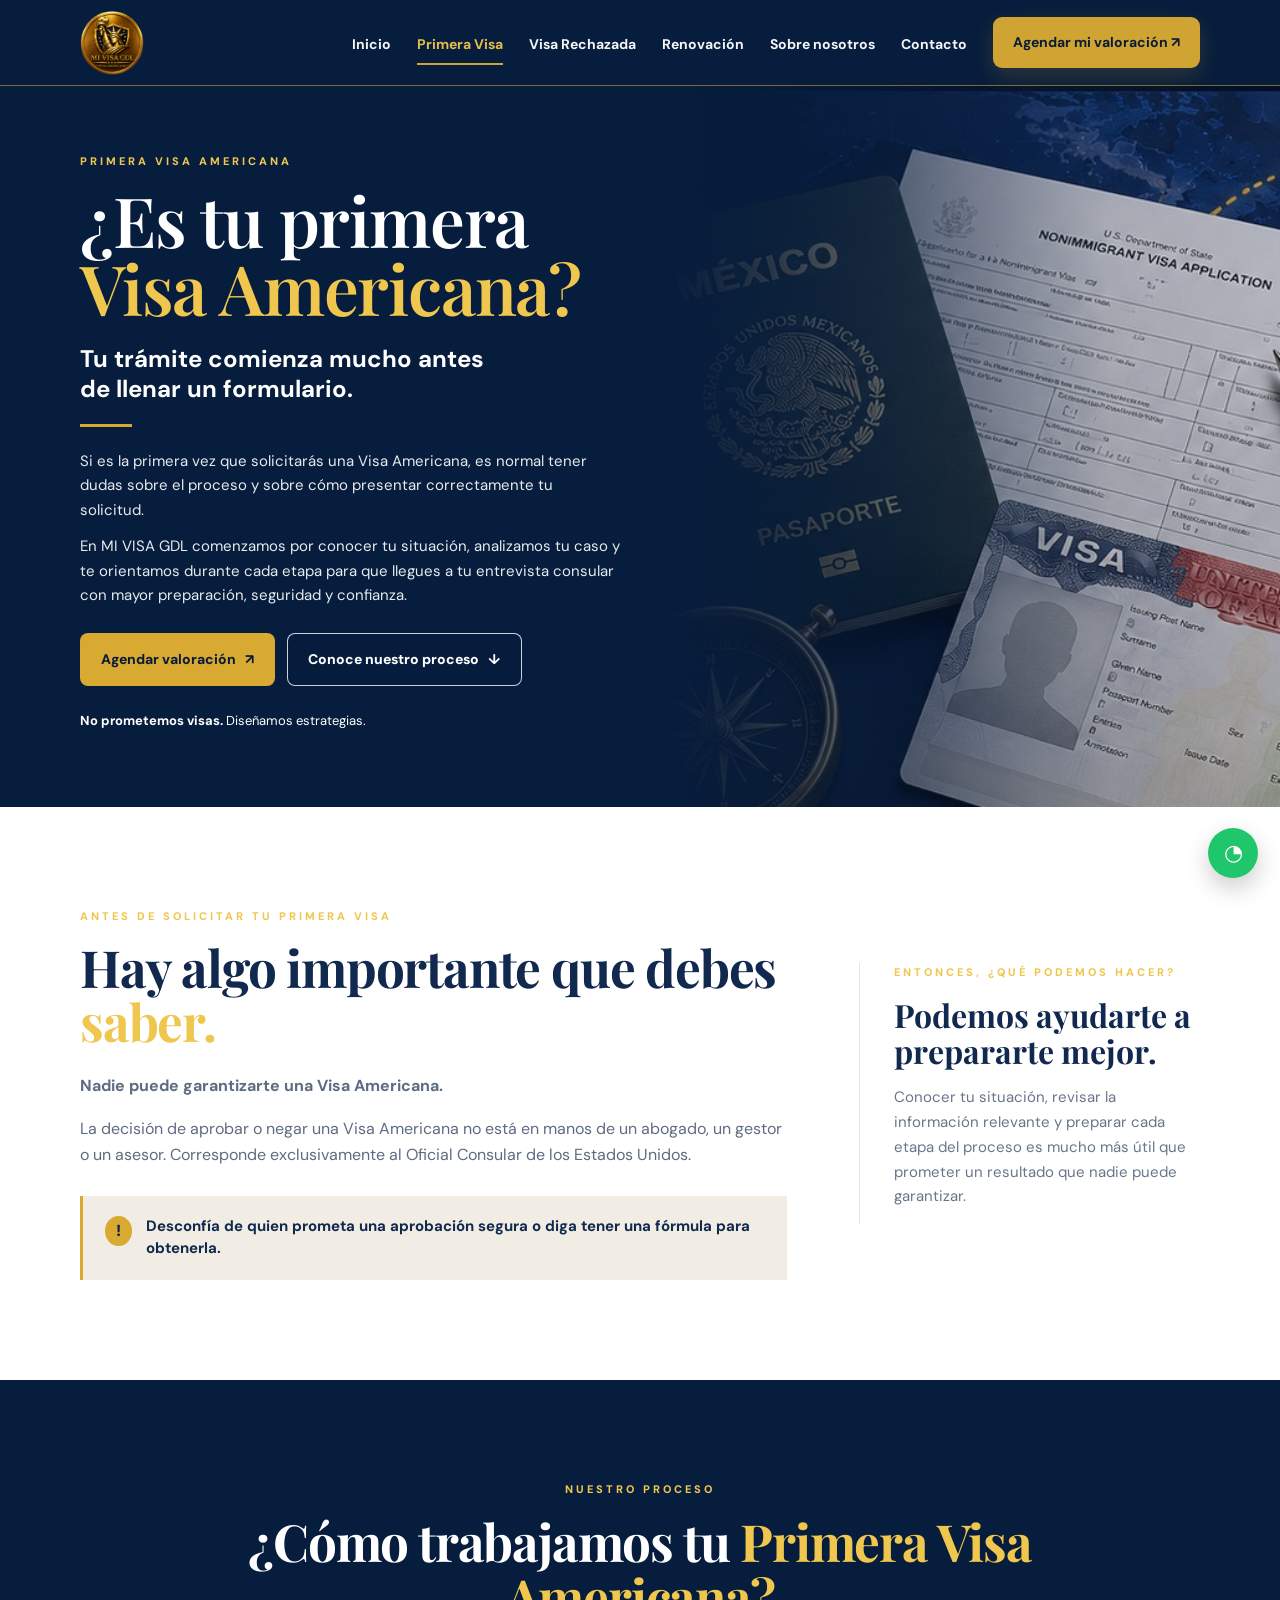
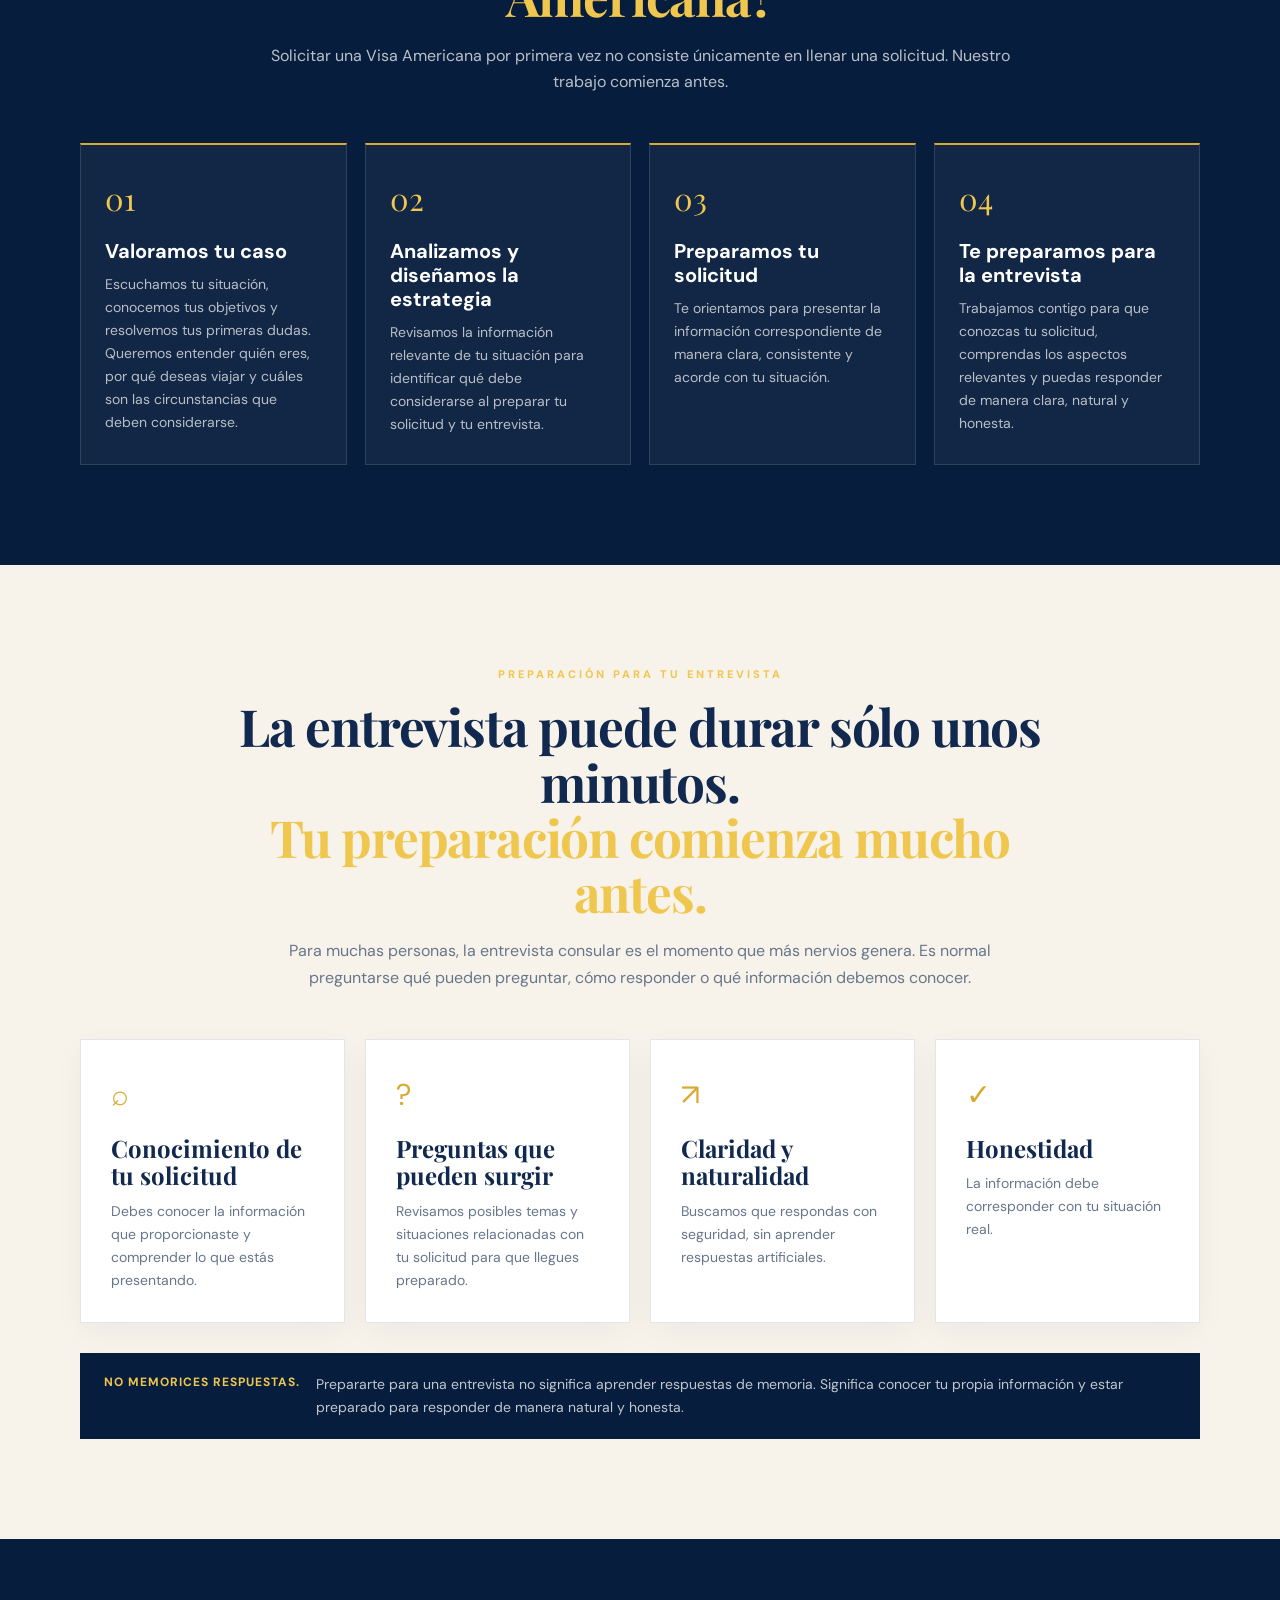
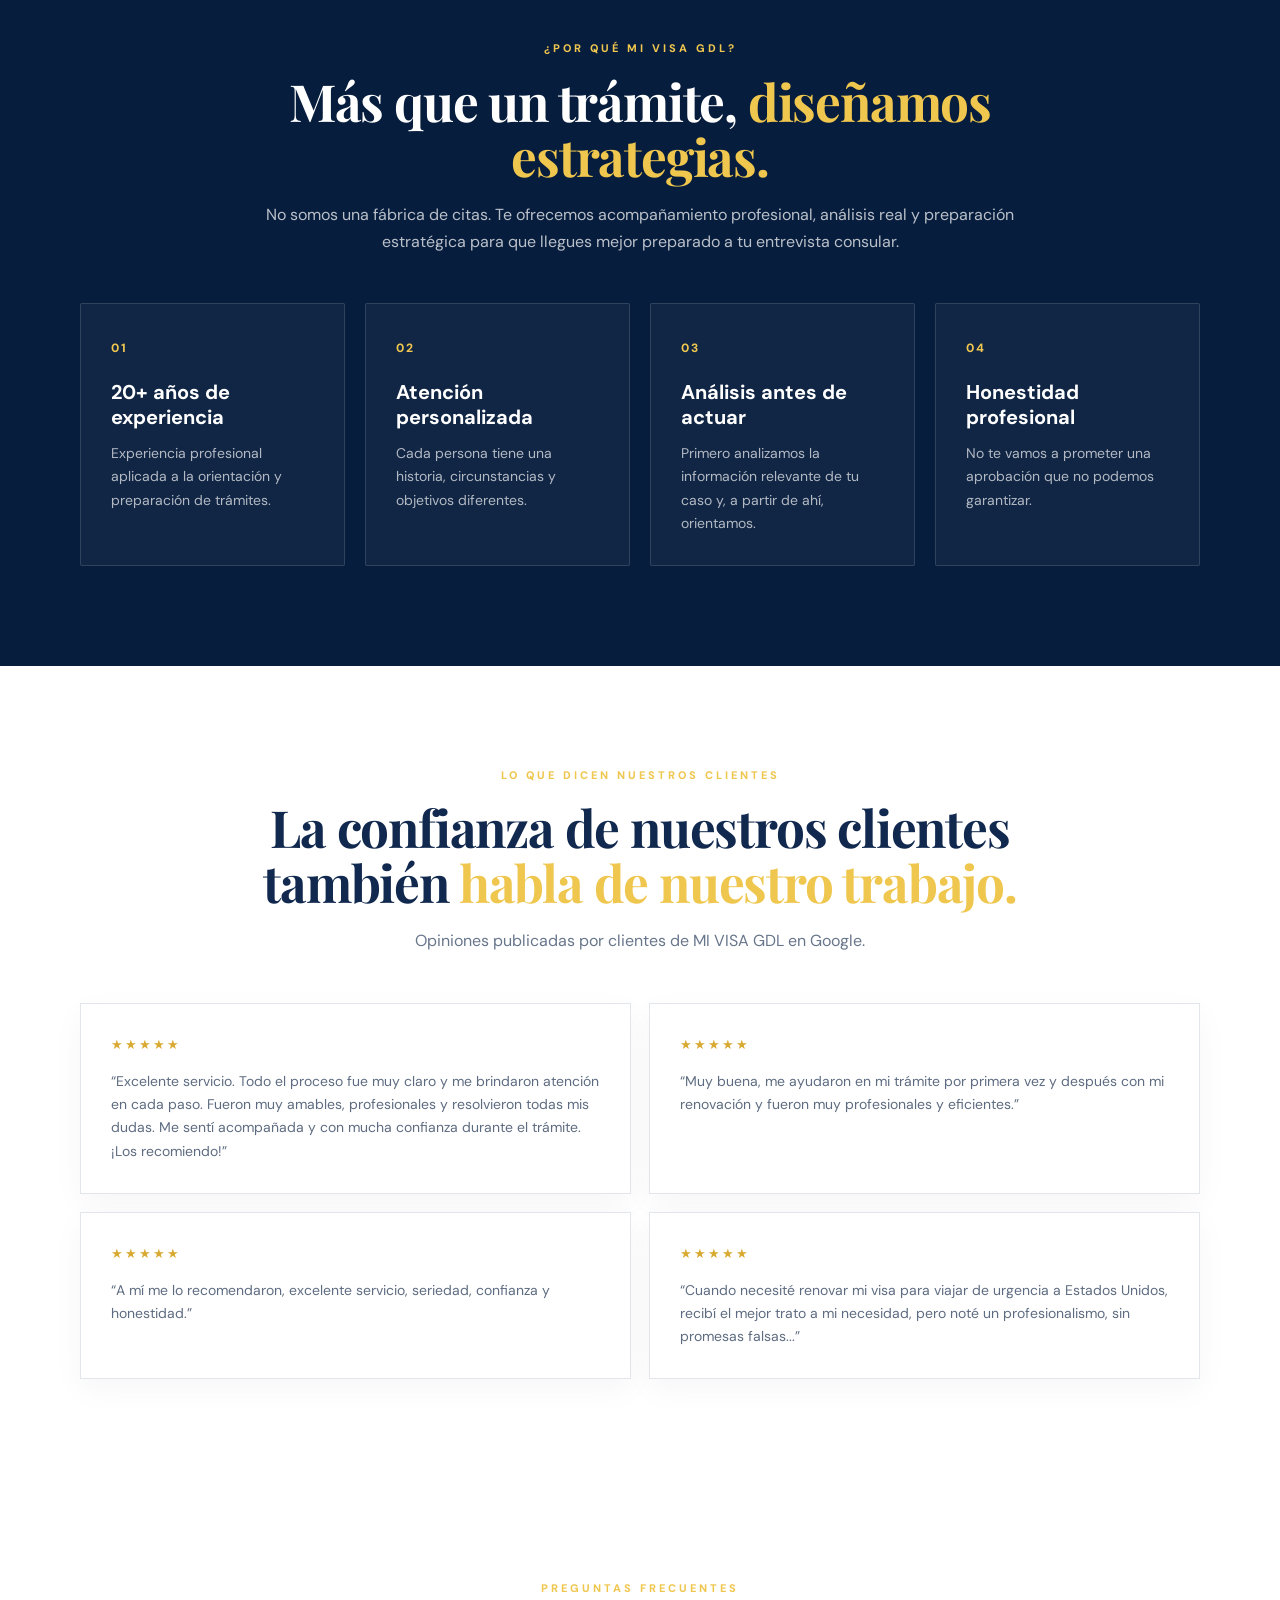
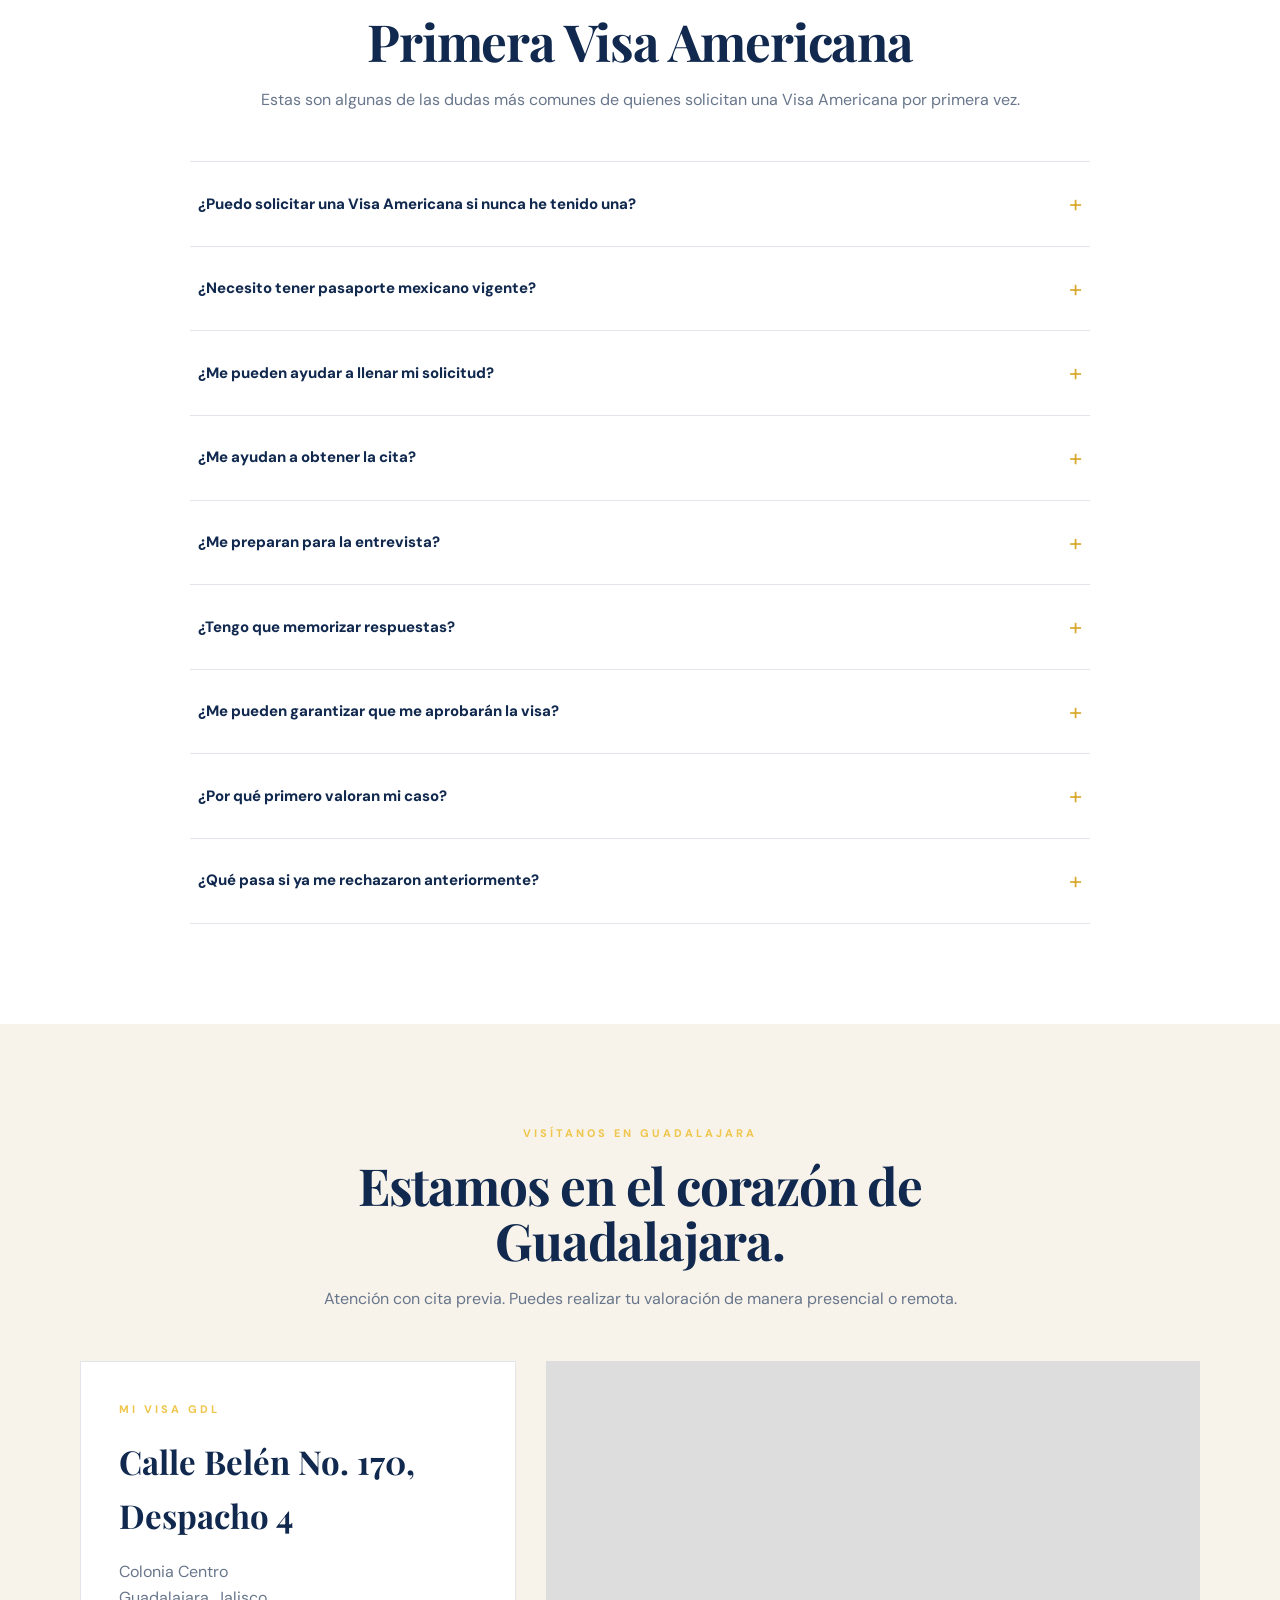
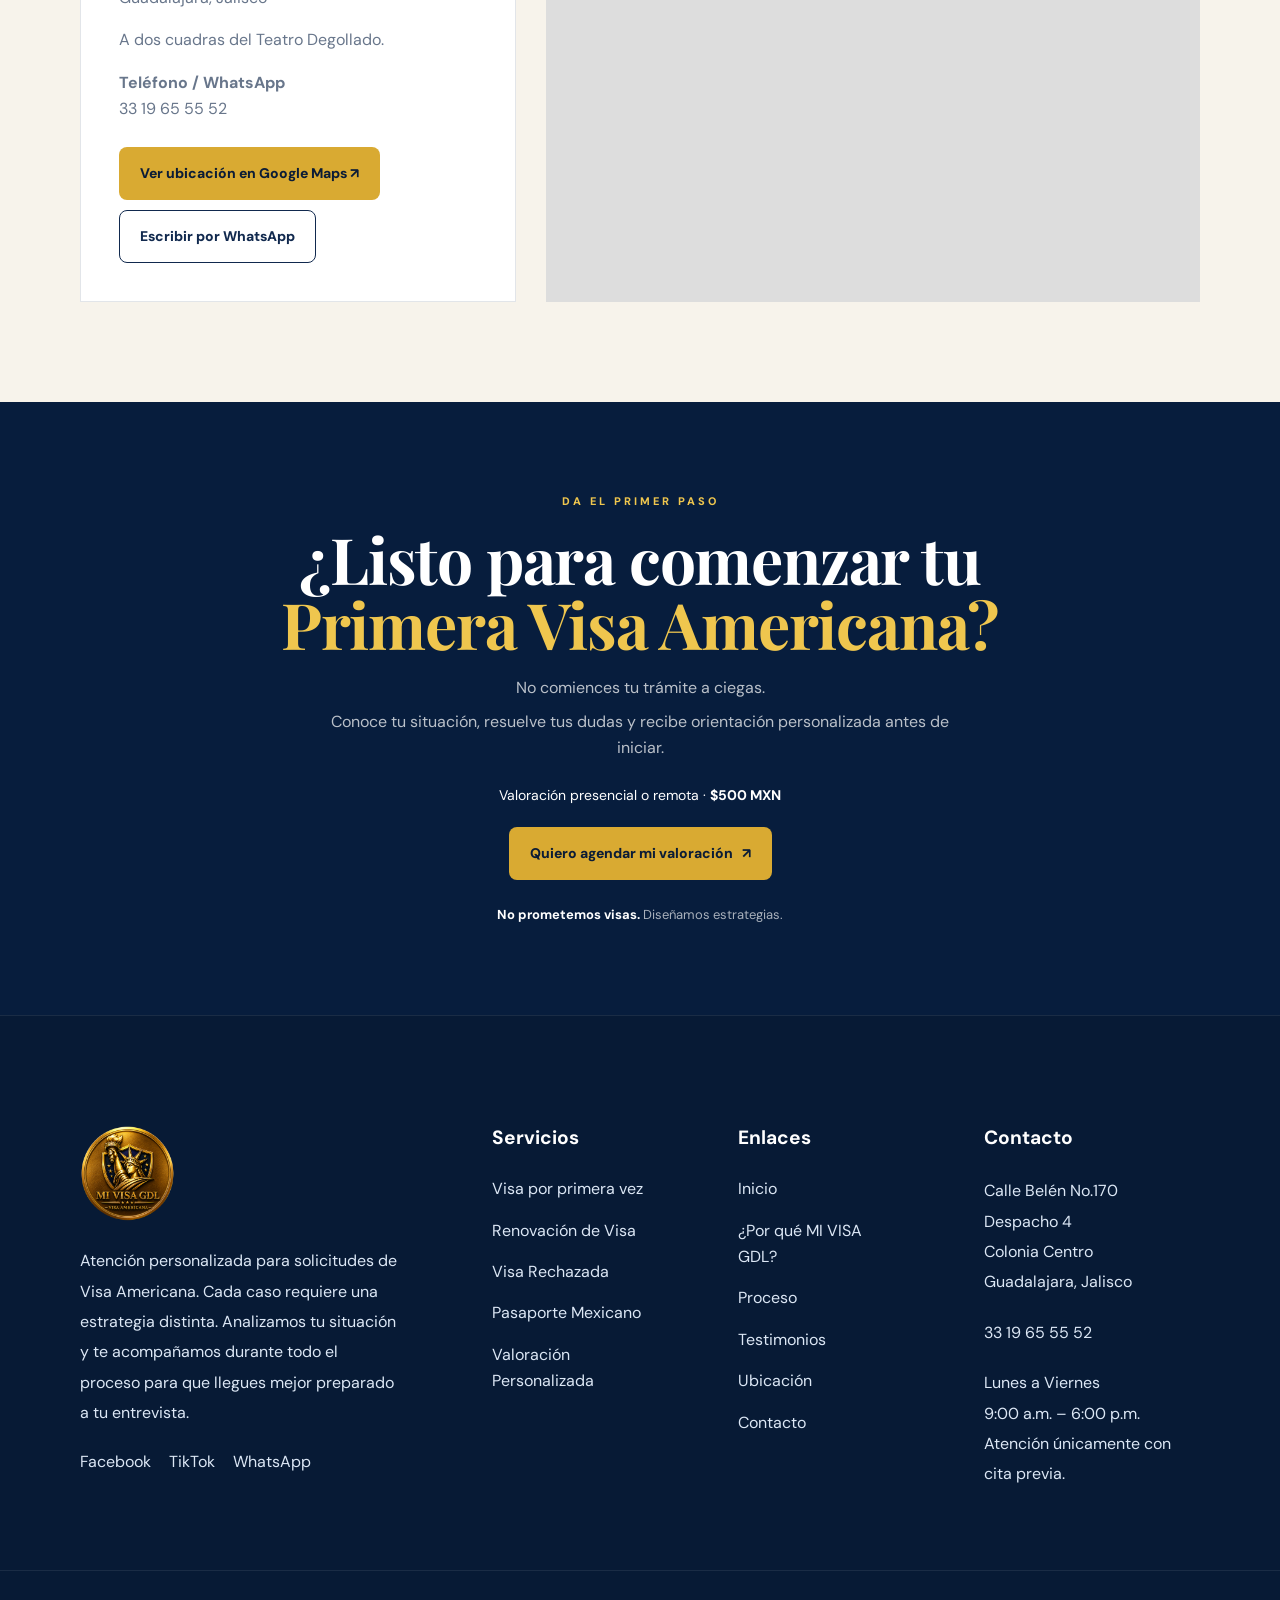
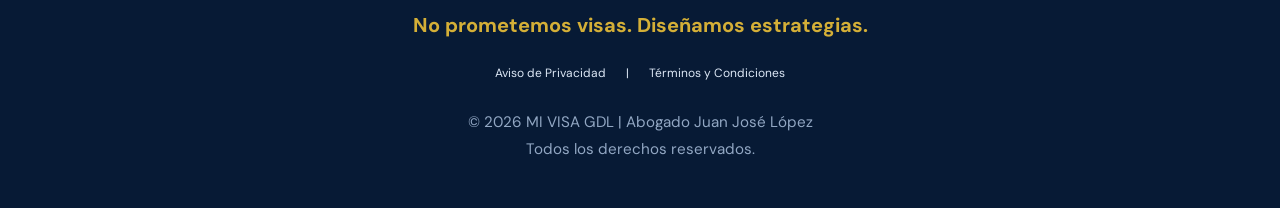
<file: primera-visa.html>
<!doctype html>
<html lang="es-MX">
<head>
<meta charset="utf-8">
<meta name="viewport" content="width=device-width, initial-scale=1">
<title>Primera Visa Americana en Guadalajara | MI VISA GDL</title>
<meta name="description" content="Primera Visa Americana en Guadalajara. En MI VISA GDL analizamos tu situación, orientamos tu solicitud y te preparamos para la entrevista consular. Atención personalizada.">
<meta name="robots" content="index,follow">
<link rel="canonical" href="https://mivisagdl.com/primera-visa.html">
<meta property="og:type" content="website">
<meta property="og:title" content="Primera Visa Americana en Guadalajara | MI VISA GDL">
<meta property="og:description" content="Tu trámite comienza mucho antes de llenar un formulario. Conoce tu situación y prepárate para tu Primera Visa Americana.">
<meta property="og:url" content="https://mivisagdl.com/primera-visa.html">
<meta property="og:image" content="https://mivisagdl.com/assets/hero-visual.jpg">
<meta name="theme-color" content="#071d3d">
<link rel="icon" href="assets/favicon.png">
<link rel="preconnect" href="https://fonts.googleapis.com">
<link rel="preconnect" href="https://fonts.gstatic.com" crossorigin>
<link href="https://fonts.googleapis.com/css2?family=DM+Sans:wght@400;500;600;700;800&family=Playfair+Display:wght@500;600;700&display=swap" rel="stylesheet">
<script async src="https://www.googletagmanager.com/gtag/js?id=G-5TDJWBX1T4"></script>
<script>window.dataLayer=window.dataLayer||[];function gtag(){dataLayer.push(arguments)}gtag('js',new Date());gtag('config','G-5TDJWBX1T4');</script>
<script type="application/ld+json">
{"@context":"https://schema.org","@type":"LegalService","name":"MI VISA GDL","url":"https://mivisagdl.com","telephone":"+523319655552","image":"https://mivisagdl.com/assets/logo.png","address":{"@type":"PostalAddress","streetAddress":"Calle Belén No. 170, Despacho 4","addressLocality":"Guadalajara","addressRegion":"Jalisco","postalCode":"44100","addressCountry":"MX"},"areaServed":{"@type":"City","name":"Guadalajara"}}
</script>
<script type="application/ld+json">
{"@context":"https://schema.org","@type":"BreadcrumbList","itemListElement":[{"@type":"ListItem","position":1,"name":"MI VISA GDL","item":"https://mivisagdl.com/"},{"@type":"ListItem","position":2,"name":"Primera Visa Americana","item":"https://mivisagdl.com/primera-visa.html"}]}
</script>
<link rel="stylesheet" href="css/primera-visa.css">
</head>
<body>
<header class="site-header">
<div class="container nav-wrap">
<a class="brand" href="index.html" aria-label="MI VISA GDL - Inicio"><img src="assets/logo.png" alt="MI VISA GDL"></a>
<button class="menu-toggle" type="button" aria-expanded="false" aria-controls="main-nav" aria-label="Abrir menú"><span></span><span></span><span></span></button>
<nav id="main-nav" class="main-nav">
<a href="index.html">Inicio</a><a class="active" href="primera-visa.html">Primera Visa</a><a href="visa-rechazada.html">Visa Rechazada</a><a href="renovacion.html">Renovación</a><a href="index.html#ventajas">Sobre nosotros</a><a href="index.html#ubicacion">Contacto</a>
<a class="nav-cta" href="https://wa.me/523319655552?text=Hola%20Abogado%20Juan%20Jos%C3%A9.%20Quiero%20agendar%20una%20valoraci%C3%B3n%20para%20mi%20Primera%20Visa%20Americana." target="_blank" rel="noopener">Agendar mi valoración <span>↗</span></a>
</nav></div></header>
<main>
<section class="hero" id="inicio">
<div class="hero-art"><img src="assets/hero-visual.jpg" alt="Preparación para una Primera Visa Americana"></div>
<div class="container hero-grid"><div class="hero-copy reveal">
<span class="eyebrow">PRIMERA VISA AMERICANA</span>
<h1>¿Es tu primera<br><em>Visa Americana?</em></h1>
<h2>Tu trámite comienza mucho antes<br>de llenar un formulario.</h2>
<div class="gold-rule"></div>
<p>Si es la primera vez que solicitarás una Visa Americana, es normal tener dudas sobre el proceso y sobre cómo presentar correctamente tu solicitud.</p>
<p>En MI VISA GDL comenzamos por conocer tu situación, analizamos tu caso y te orientamos durante cada etapa para que llegues a tu entrevista consular con mayor preparación, seguridad y confianza.</p>
<div class="hero-actions"><a class="btn btn-gold" href="https://wa.me/523319655552?text=Hola%20Abogado%20Juan%20Jos%C3%A9.%20Quiero%20agendar%20una%20valoraci%C3%B3n%20para%20mi%20Primera%20Visa%20Americana." target="_blank" rel="noopener">Agendar valoración <span>↗</span></a><a class="btn btn-outline" href="index.html#proceso">Conoce nuestro proceso <span>↓</span></a></div>
<p class="hero-note"><strong>No prometemos visas.</strong> Diseñamos estrategias.</p>
</div></div></section>

<section class="section light" id="importante"><div class="container split-intro">
<div class="intro-main reveal"><span class="eyebrow">ANTES DE SOLICITAR TU PRIMERA VISA</span><h2>Hay algo importante que debes <em>saber.</em></h2><p><strong>Nadie puede garantizarte una Visa Americana.</strong></p><p>La decisión de aprobar o negar una Visa Americana no está en manos de un abogado, un gestor o un asesor. Corresponde exclusivamente al Oficial Consular de los Estados Unidos.</p><div class="quote-strip"><span>!</span><strong>Desconfía de quien prometa una aprobación segura o diga tener una fórmula para obtenerla.</strong></div></div>
<div class="side-message reveal"><span class="eyebrow">ENTONCES, ¿QUÉ PODEMOS HACER?</span><h3>Podemos ayudarte a prepararte mejor.</h3><p>Conocer tu situación, revisar la información relevante y preparar cada etapa del proceso es mucho más útil que prometer un resultado que nadie puede garantizar.</p></div>
</div></section>

<section class="section navy" id="proceso"><div class="container"><div class="section-title center light-text reveal"><span class="eyebrow">NUESTRO PROCESO</span><h2>¿Cómo trabajamos tu <em>Primera Visa Americana?</em></h2><p>Solicitar una Visa Americana por primera vez no consiste únicamente en llenar una solicitud. Nuestro trabajo comienza antes.</p></div>
<div class="steps four">
<article class="step dark-step reveal"><span>01</span><h3>Valoramos tu caso</h3><p>Escuchamos tu situación, conocemos tus objetivos y resolvemos tus primeras dudas. Queremos entender quién eres, por qué deseas viajar y cuáles son las circunstancias que deben considerarse.</p></article>
<article class="step dark-step reveal"><span>02</span><h3>Analizamos y diseñamos la estrategia</h3><p>Revisamos la información relevante de tu situación para identificar qué debe considerarse al preparar tu solicitud y tu entrevista.</p></article>
<article class="step dark-step reveal"><span>03</span><h3>Preparamos tu solicitud</h3><p>Te orientamos para presentar la información correspondiente de manera clara, consistente y acorde con tu situación.</p></article>
<article class="step dark-step reveal"><span>04</span><h3>Te preparamos para la entrevista</h3><p>Trabajamos contigo para que conozcas tu solicitud, comprendas los aspectos relevantes y puedas responder de manera clara, natural y honesta.</p></article>
</div></div></section>

<section class="section offwhite" id="entrevista"><div class="container"><div class="section-title center reveal"><span class="eyebrow">PREPARACIÓN PARA TU ENTREVISTA</span><h2>La entrevista puede durar sólo unos minutos.<br><em>Tu preparación comienza mucho antes.</em></h2><p>Para muchas personas, la entrevista consular es el momento que más nervios genera. Es normal preguntarse qué pueden preguntar, cómo responder o qué información debemos conocer.</p></div>
<div class="card-grid four"><article class="feature-card reveal"><div class="feature-icon">⌕</div><h3>Conocimiento de tu solicitud</h3><p>Debes conocer la información que proporcionaste y comprender lo que estás presentando.</p></article><article class="feature-card reveal"><div class="feature-icon">?</div><h3>Preguntas que pueden surgir</h3><p>Revisamos posibles temas y situaciones relacionadas con tu solicitud para que llegues preparado.</p></article><article class="feature-card reveal"><div class="feature-icon">↗</div><h3>Claridad y naturalidad</h3><p>Buscamos que respondas con seguridad, sin aprender respuestas artificiales.</p></article><article class="feature-card reveal"><div class="feature-icon">✓</div><h3>Honestidad</h3><p>La información debe corresponder con tu situación real.</p></article></div>
<div class="memory-strip reveal"><strong>NO MEMORICES RESPUESTAS.</strong><span>Prepararte para una entrevista no significa aprender respuestas de memoria. Significa conocer tu propia información y estar preparado para responder de manera natural y honesta.</span></div></div></section>

<section class="section navy" id="porque"><div class="container"><div class="section-title center light-text reveal"><span class="eyebrow">¿POR QUÉ MI VISA GDL?</span><h2>Más que un trámite, <em>diseñamos estrategias.</em></h2><p>No somos una fábrica de citas. Te ofrecemos acompañamiento profesional, análisis real y preparación estratégica para que llegues mejor preparado a tu entrevista consular.</p></div>
<div class="card-grid four"><article class="dark-card reveal"><span class="card-number">01</span><h3>20+ años de experiencia</h3><p>Experiencia profesional aplicada a la orientación y preparación de trámites.</p></article><article class="dark-card reveal"><span class="card-number">02</span><h3>Atención personalizada</h3><p>Cada persona tiene una historia, circunstancias y objetivos diferentes.</p></article><article class="dark-card reveal"><span class="card-number">03</span><h3>Análisis antes de actuar</h3><p>Primero analizamos la información relevante de tu caso y, a partir de ahí, orientamos.</p></article><article class="dark-card reveal"><span class="card-number">04</span><h3>Honestidad profesional</h3><p>No te vamos a prometer una aprobación que no podemos garantizar.</p></article></div></div></section>

<section class="section light" id="testimonios"><div class="container"><div class="section-title center reveal"><span class="eyebrow">LO QUE DICEN NUESTROS CLIENTES</span><h2>La confianza de nuestros clientes también <em>habla de nuestro trabajo.</em></h2><p>Opiniones publicadas por clientes de MI VISA GDL en Google.</p></div><div class="testimonial-grid"><article class="testimonial reveal"><div class="stars">★★★★★</div><p>“Excelente servicio. Todo el proceso fue muy claro y me brindaron atención en cada paso. Fueron muy amables, profesionales y resolvieron todas mis dudas. Me sentí acompañada y con mucha confianza durante el trámite. ¡Los recomiendo!”</p></article><article class="testimonial reveal"><div class="stars">★★★★★</div><p>“Muy buena, me ayudaron en mi trámite por primera vez y después con mi renovación y fueron muy profesionales y eficientes.”</p></article><article class="testimonial reveal"><div class="stars">★★★★★</div><p>“A mí me lo recomendaron, excelente servicio, seriedad, confianza y honestidad.”</p></article><article class="testimonial reveal"><div class="stars">★★★★★</div><p>“Cuando necesité renovar mi visa para viajar de urgencia a Estados Unidos, recibí el mejor trato a mi necesidad, pero noté un profesionalismo, sin promesas falsas...”</p></article></div></div></section>

<section class="section faq-section" id="faq"><div class="container faq-wrap"><div class="section-title center reveal"><span class="eyebrow">PREGUNTAS FRECUENTES</span><h2>Primera Visa Americana</h2><p>Estas son algunas de las dudas más comunes de quienes solicitan una Visa Americana por primera vez.</p></div><div class="faq-list">
<article class="faq-item reveal"><button class="faq-question" type="button">¿Puedo solicitar una Visa Americana si nunca he tenido una?<span>+</span></button><div class="faq-answer"><p>Sí. Una persona que nunca ha tenido una Visa Americana puede iniciar una solicitud. Lo importante es conocer su situación y preparar correctamente la información correspondiente.</p></div></article>
<article class="faq-item reveal"><button class="faq-question" type="button">¿Necesito tener pasaporte mexicano vigente?<span>+</span></button><div class="faq-answer"><p>Para iniciar correctamente tu trámite conviene contar con pasaporte mexicano vigente. Si tienes dudas sobre tu documentación, podemos revisarlas durante la valoración.</p></div></article>
<article class="faq-item reveal"><button class="faq-question" type="button">¿Me pueden ayudar a llenar mi solicitud?<span>+</span></button><div class="faq-answer"><p>Sí. La orientación y revisión de la información de tu solicitud forman parte del proceso de trabajo.</p></div></article>
<article class="faq-item reveal"><button class="faq-question" type="button">¿Me ayudan a obtener la cita?<span>+</span></button><div class="faq-answer"><p>Te orientamos durante las diferentes etapas del trámite y sobre el proceso correspondiente para obtener tu cita.</p></div></article>
<article class="faq-item reveal"><button class="faq-question" type="button">¿Me preparan para la entrevista?<span>+</span></button><div class="faq-answer"><p>Sí. La preparación para la entrevista forma parte de nuestro servicio. Trabajamos contigo para que conozcas tu solicitud, comprendas el proceso y puedas responder con claridad, seguridad y honestidad.</p></div></article>
<article class="faq-item reveal"><button class="faq-question" type="button">¿Tengo que memorizar respuestas?<span>+</span></button><div class="faq-answer"><p>No. La preparación no consiste en memorizar respuestas. Se trata de conocer tu propia información y estar preparado para responder de manera natural y honesta.</p></div></article>
<article class="faq-item reveal"><button class="faq-question" type="button">¿Me pueden garantizar que me aprobarán la visa?<span>+</span></button><div class="faq-answer"><p><strong>No.</strong> Nadie puede garantizar una aprobación. La decisión corresponde exclusivamente al Oficial Consular de los Estados Unidos.</p></div></article>
<article class="faq-item reveal"><button class="faq-question" type="button">¿Por qué primero valoran mi caso?<span>+</span></button><div class="faq-answer"><p>Es precisamente una de las razones por las que primero valoramos tu caso. Antes de actuar, necesitamos conocer la situación para determinar cómo orientarte.</p></div></article>
<article class="faq-item reveal"><button class="faq-question" type="button">¿Qué pasa si ya me rechazaron anteriormente?<span>+</span></button><div class="faq-answer"><p>Una negativa previa no debe analizarse como un trámite automático. Es importante revisar las circunstancias del caso antes de decidir cómo proceder.</p></div></article>
</div></div></section>

<section class="section location" id="ubicacion"><div class="container"><div class="section-title center reveal"><span class="eyebrow">VISÍTANOS EN GUADALAJARA</span><h2>Estamos en el corazón de Guadalajara.</h2><p>Atención con cita previa. Puedes realizar tu valoración de manera presencial o remota.</p></div><div class="location-grid"><div class="location-info reveal"><span class="eyebrow">MI VISA GDL</span><h3>Calle Belén No. 170, Despacho 4</h3><p>Colonia Centro<br>Guadalajara, Jalisco</p><p>A dos cuadras del Teatro Degollado.</p><p><strong>Teléfono / WhatsApp</strong><br>33 19 65 55 52</p><div class="location-buttons"><a class="btn btn-gold" href="https://www.google.com/maps/search/?api=1&query=MI%20VISA%20GDL%2C%20C.%20Bel%C3%A9n%20170%2C%20Guadalajara%2C%20Jalisco&query_place_id=ChIJuSxDMi-xKIQRpfAgYYtAQ_g" target="_blank" rel="noopener">Ver ubicación en Google Maps ↗</a><a class="btn btn-outline-dark" href="https://wa.me/523319655552?text=Hola%20Abogado%20Juan%20Jos%C3%A9.%20Quiero%20agendar%20una%20valoraci%C3%B3n%20para%20mi%20Primera%20Visa%20Americana." target="_blank" rel="noopener">Escribir por WhatsApp</a></div></div><div class="map-card reveal"><iframe loading="lazy" referrerpolicy="no-referrer-when-downgrade" src="https://www.google.com/maps?q=MI+VISA+GDL,+Calle+Bel%C3%A9n+170,+Guadalajara,+Jalisco&output=embed" title="Ubicación de MI VISA GDL en Guadalajara" allowfullscreen></iframe></div></div></div></section>

<section class="final-cta"><div class="container final-cta-inner reveal"><span class="eyebrow">DA EL PRIMER PASO</span><h2>¿Listo para comenzar tu <em>Primera Visa Americana?</em></h2><p>No comiences tu trámite a ciegas.</p><p>Conoce tu situación, resuelve tus dudas y recibe orientación personalizada antes de iniciar.</p><p class="valuation-note">Valoración presencial o remota · <strong>$500 MXN</strong></p><a class="btn btn-gold" href="https://wa.me/523319655552?text=Hola%20Abogado%20Juan%20Jos%C3%A9.%20Quiero%20agendar%20una%20valoraci%C3%B3n%20para%20mi%20Primera%20Visa%20Americana." target="_blank" rel="noopener">Quiero agendar mi valoración <span>↗</span></a><div class="final-slogan"><strong>No prometemos visas.</strong> Diseñamos estrategias.</div></div></section>

<footer class="footer">

    <div class="container footer-grid">

        <!-- COLUMNA 1 -->

        <div class="footer-col">

            <img src="assets/logo.png" alt="MI VISA GDL" class="footer-logo">

            <p class="footer-text">

                Atención personalizada para solicitudes de Visa Americana.

                Cada caso requiere una estrategia distinta. Analizamos tu situación y te acompañamos durante todo el proceso para que llegues mejor preparado a tu entrevista.

            </p>

            <div class="footer-social">

                <a href="https://www.facebook.com/MiVisaGDL/"
   target="_blank"
   rel="noopener noreferrer">
    Facebook
</a>

                <a href="https://www.tiktok.com/@mivisagdl"
   target="_blank"
   rel="noopener noreferrer">
    TikTok
</a>

                <a href="https://wa.me/523319655552?text=Hola%20Abogado%20Juan%20Jos%C3%A9.%20Visité%20la%20página%20de%20MI%20VISA%20GDL%20y%20me%20gustaría%20agendar%20una%20valoración%20personalizada."
   target="_blank"
   rel="noopener noreferrer">
    WhatsApp
</a>
            </div>

        </div>


        <!-- COLUMNA 2 -->

        <div class="footer-col">

            <h3>Servicios</h3>

            <ul>

                <li><a href="primera-visa.html">Visa por primera vez</a></li>

                <li><a href="renovacion.html">Renovación de Visa</a></li>

                <li><a href="visa-rechazada.html">Visa Rechazada</a></li>

                <li><a href="index.html#servicios">Pasaporte Mexicano</a></li>

                <li><a href="index.html#contacto">Valoración Personalizada</a></li>

            </ul>

        </div>


        <!-- COLUMNA 3 -->

        <div class="footer-col">

            <h3>Enlaces</h3>

            <ul>

                <li><a href="index.html#inicio">Inicio</a></li>

                <li><a href="index.html#ventajas">¿Por qué MI VISA GDL?</a></li>

                <li><a href="index.html#proceso">Proceso</a></li>

                <li><a href="index.html#testimonios">Testimonios</a></li>

                <li><a href="index.html#ubicacion">Ubicación</a></li>

                <li><a href="index.html#contacto">Contacto</a></li>

            </ul>

        </div>


        <!-- COLUMNA 4 -->

        <div class="footer-col">

            <h3>Contacto</h3>

            <p>

                Calle Belén No.170<br>

                Despacho 4<br>

                Colonia Centro<br>

                Guadalajara, Jalisco

            </p>

            <p>

                <a href="tel:+523319655552">

                33 19 65 55 52

                </a>

            </p>

            <p>

                Lunes a Viernes

                <br>

                9:00 a.m. – 6:00 p.m.

                <br>

                Atención únicamente con cita previa.

            </p>

        </div>

    </div>


    <div class="footer-divider"></div>


    <div class="footer-bottom">

        <p class="footer-frase">

            No prometemos visas. Diseñamos estrategias.

        </p>

        <div class="footer-links">

            <a href="aviso-de-privacidad.html">Aviso de Privacidad</a>

            <span>|</span>

            <a href="#">Términos y Condiciones</a>

        </div>

        <p class="copyright">

            © 2026 MI VISA GDL | Abogado Juan José López

            <br>

            Todos los derechos reservados.

        </p>

    </div>

</footer>
</main><a class="whatsapp-float" href="https://wa.me/523319655552?text=Hola%20Abogado%20Juan%20Jos%C3%A9.%20Quiero%20agendar%20una%20valoraci%C3%B3n%20para%20mi%20Primera%20Visa%20Americana." target="_blank" rel="noopener" aria-label="Contactar por WhatsApp">◔</a><script src="js/primera-visa.js" defer></script>
</body></html>
</file>
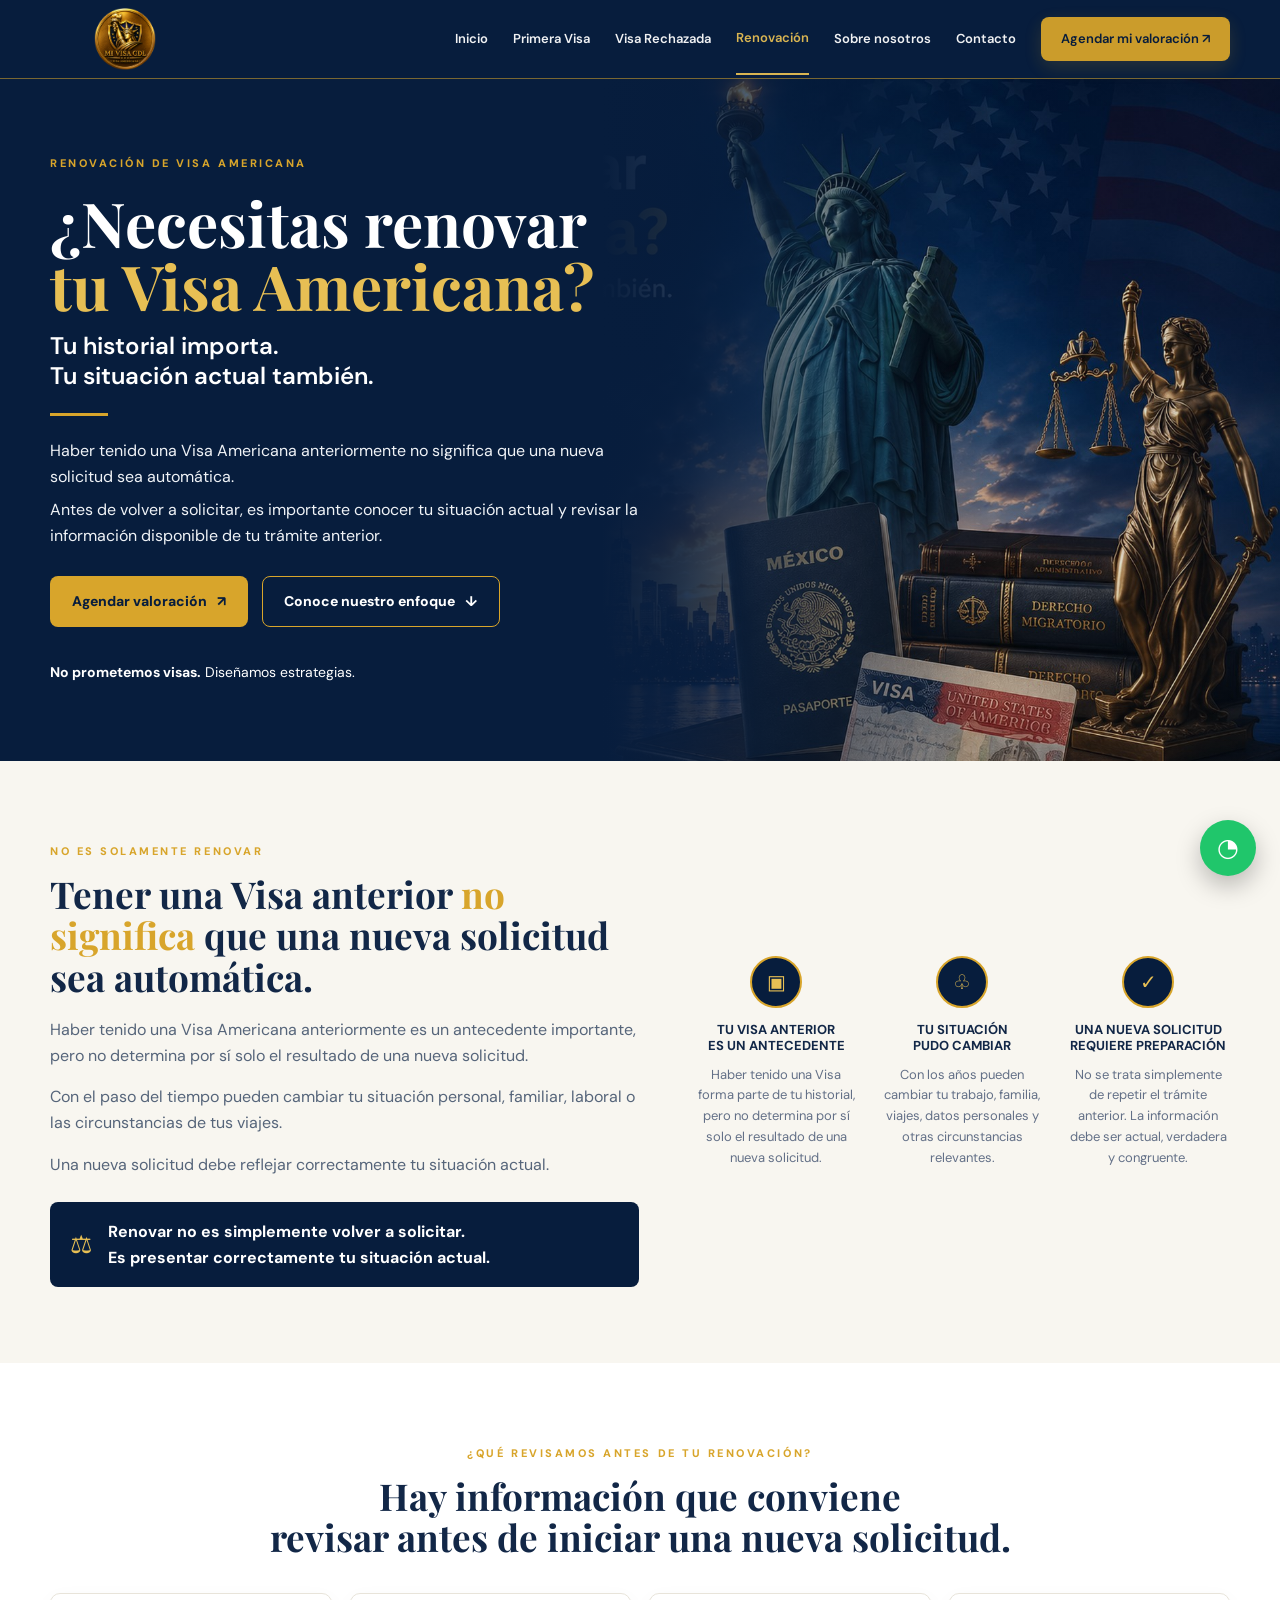
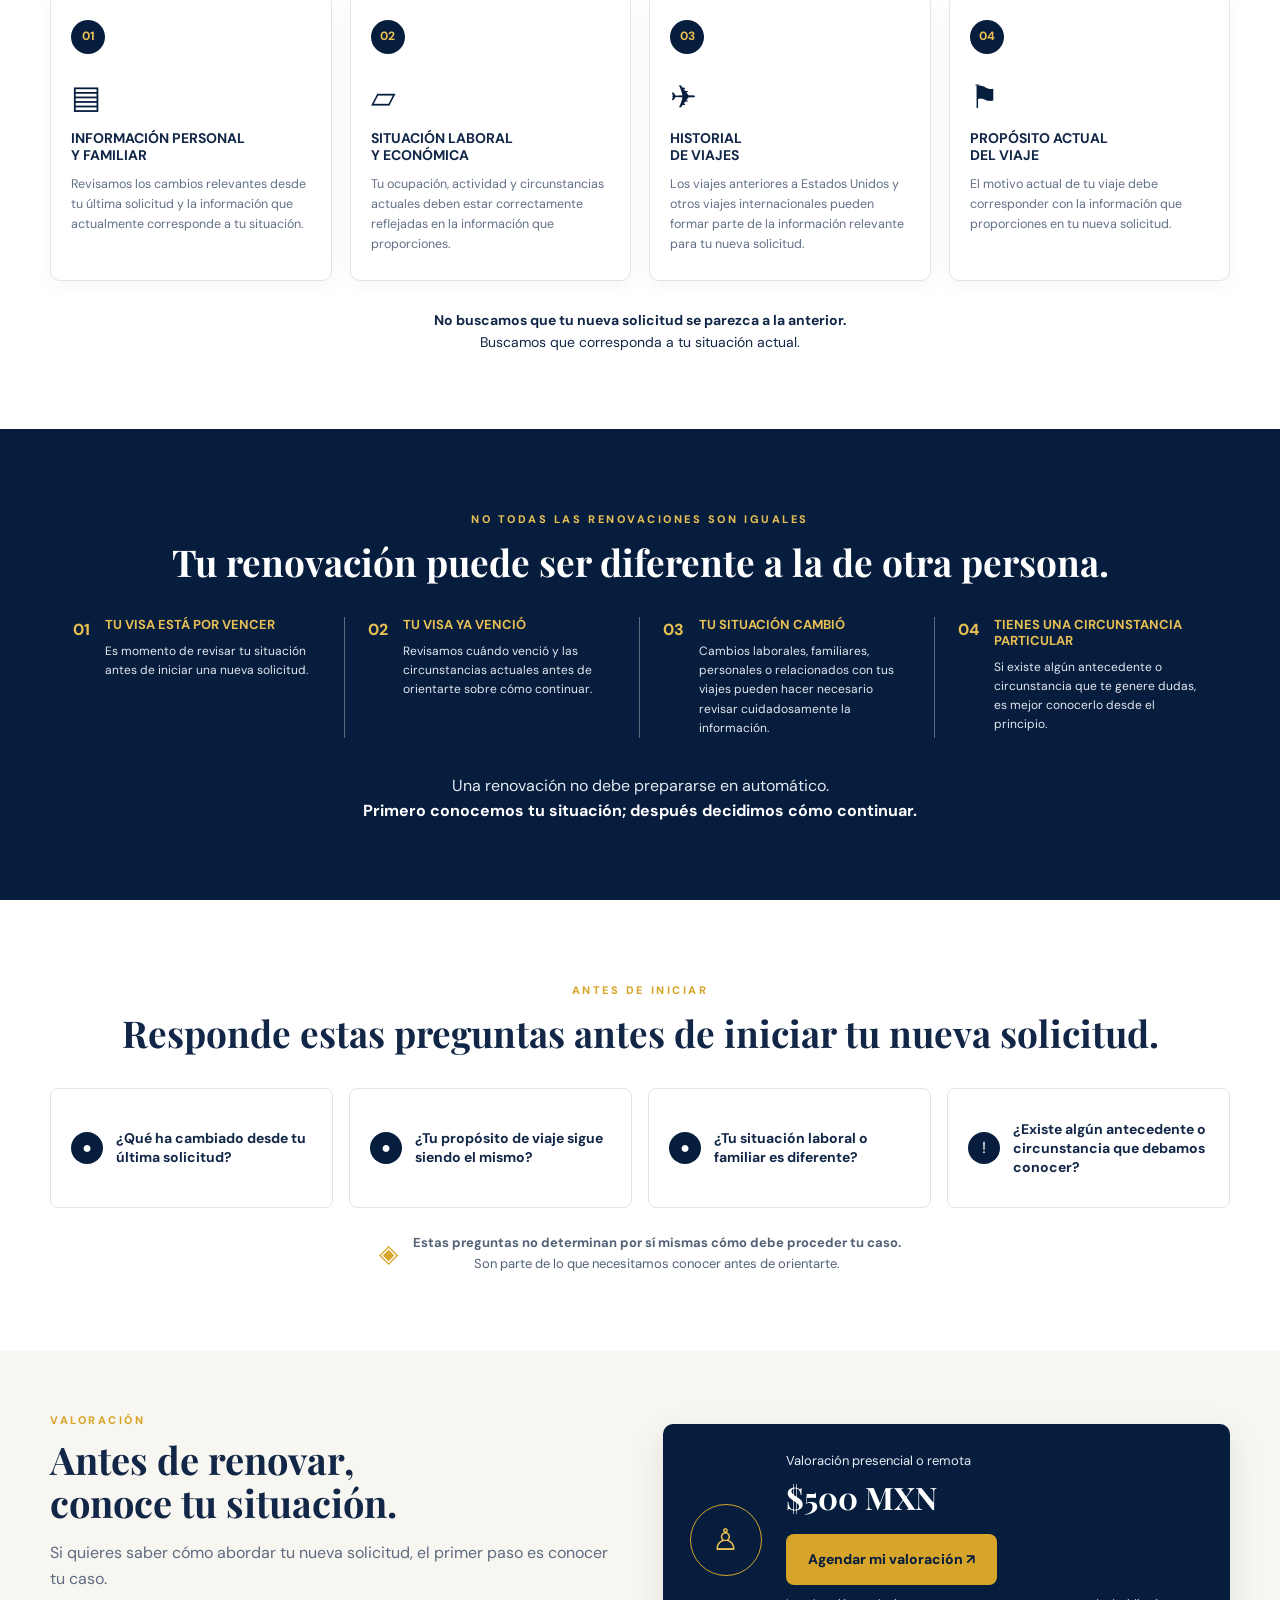
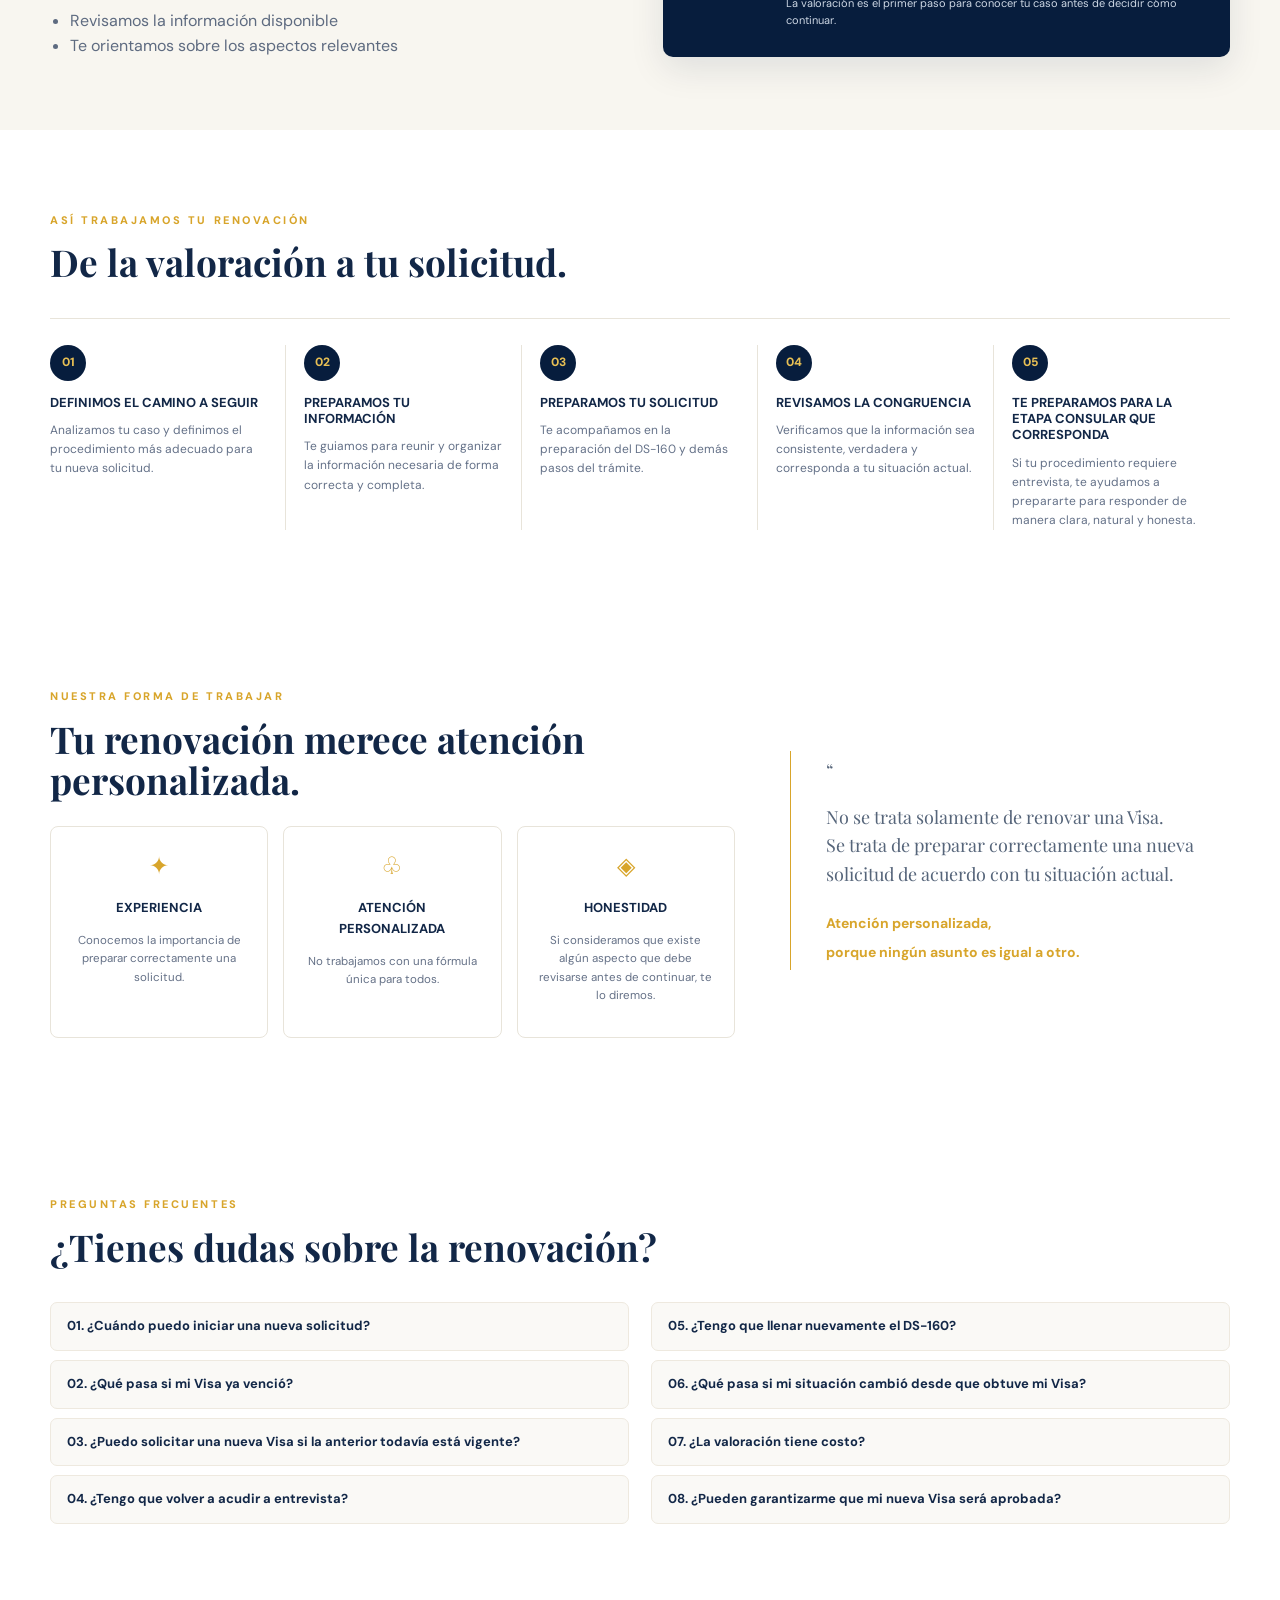
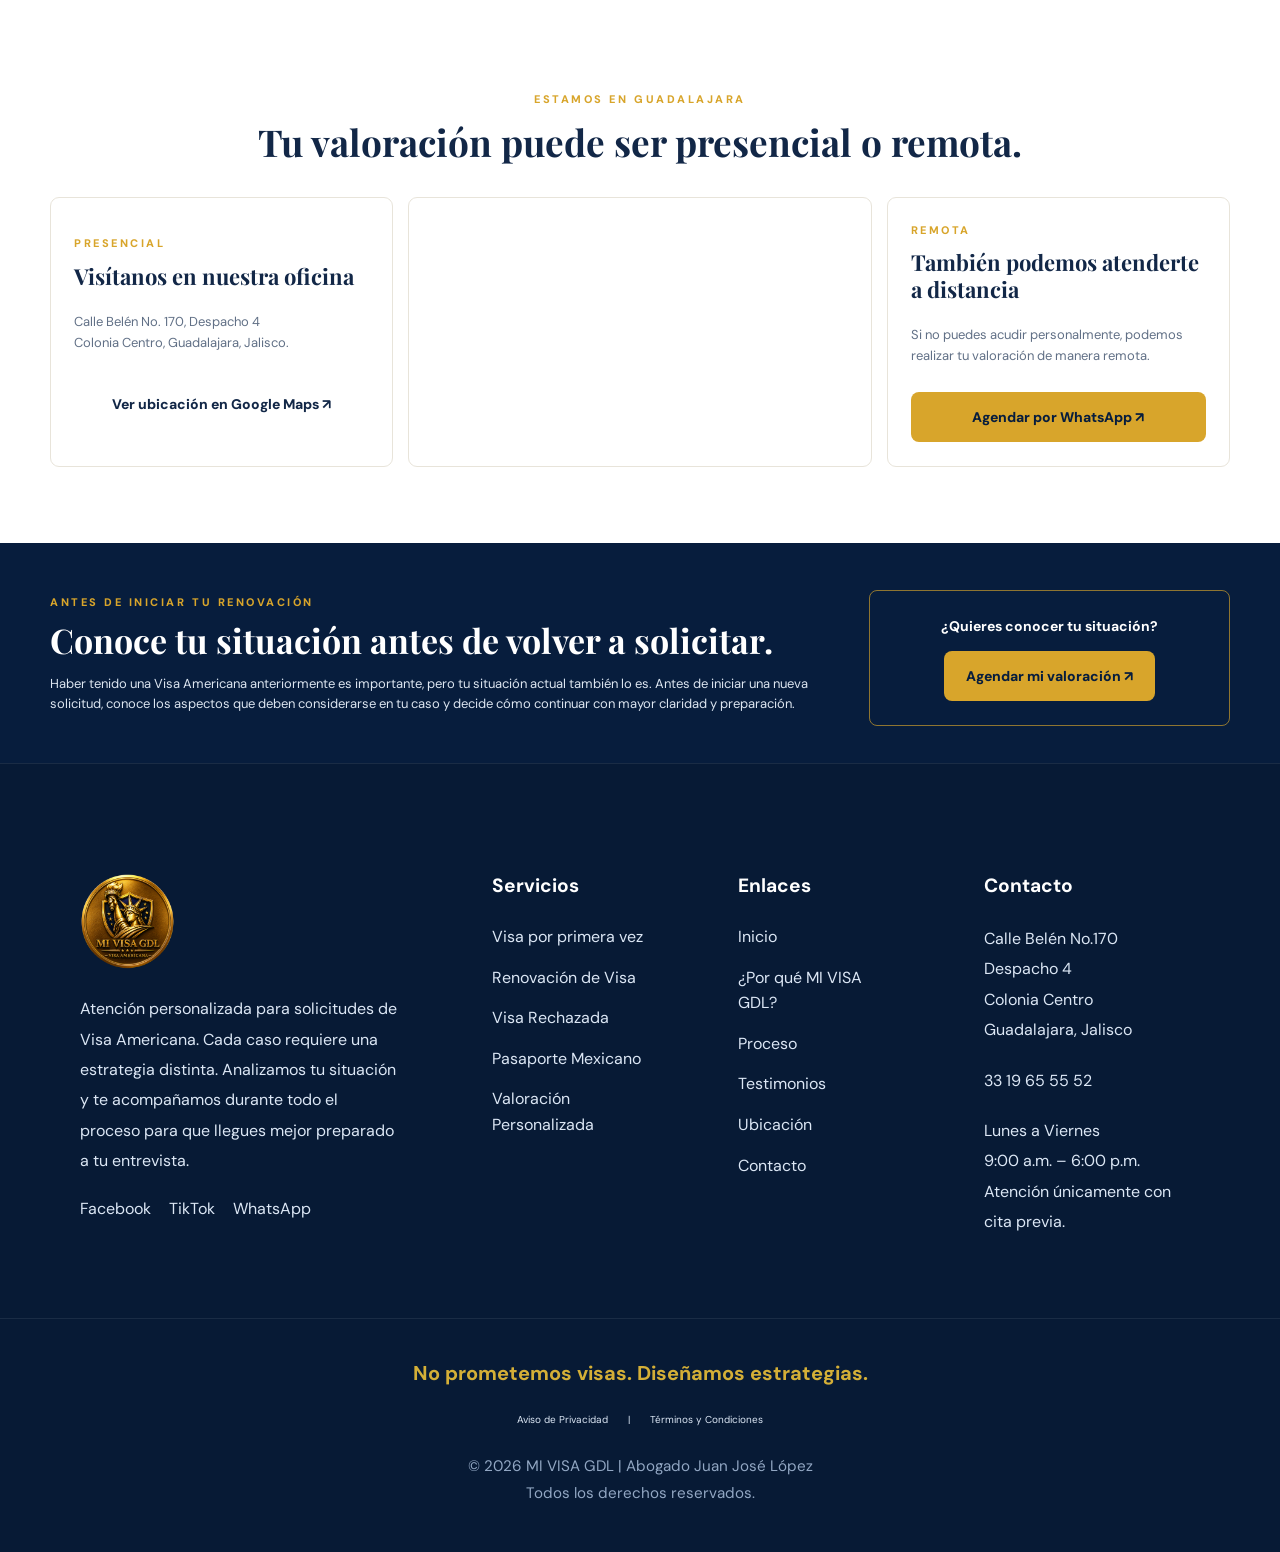
<file: renovacion.html>
<!doctype html>
<html lang="es-MX">
<head>
  <meta charset="utf-8">
  <meta name="viewport" content="width=device-width, initial-scale=1">
  <title>Renovación de Visa Americana en Guadalajara | MI VISA GDL</title>
  <meta name="description" content="¿Necesitas renovar tu Visa Americana? En MI VISA GDL analizamos tu situación actual, revisamos tu información y te orientamos para preparar tu nueva solicitud. Valoración presencial o remota en Guadalajara.">
  <meta name="robots" content="index,follow">
  <link rel="canonical" href="https://mivisagdl.com/renovacion.html">
  <meta property="og:type" content="website">
  <meta property="og:title" content="Renovación de Visa Americana | MI VISA GDL">
  <meta property="og:description" content="Tu historial importa. Tu situación actual también. Conoce nuestro enfoque para una nueva solicitud de Visa Americana.">
  <meta property="og:url" content="https://mivisagdl.com/renovacion.html">
  <meta property="og:image" content="https://mivisagdl.com/assets/renovacion-hero.jpg">
  <meta name="theme-color" content="#071d3d">
  <link rel="icon" href="assets/favicon.png">
  <link rel="preconnect" href="https://fonts.googleapis.com">
  <link rel="preconnect" href="https://fonts.gstatic.com" crossorigin>
  <link href="https://fonts.googleapis.com/css2?family=DM+Sans:wght@400;500;600;700&family=Playfair+Display:wght@500;600;700&display=swap" rel="stylesheet">
  <link rel="stylesheet" href="css/renovacion.css">
</head>
<body>
<header class="site-header">
  <div class="container nav-wrap">
    <a class="brand" href="index.html" aria-label="MI VISA GDL - Inicio"><img src="assets/logo.png" alt="MI VISA GDL"></a>
    <button class="menu-toggle" type="button" aria-expanded="false" aria-controls="main-nav" aria-label="Abrir menú"><span></span><span></span><span></span></button>
    <nav id="main-nav" class="main-nav">
      <a href="index.html">Inicio</a><a href="primera-visa.html">Primera Visa</a><a href="visa-rechazada.html">Visa Rechazada</a><a class="active" href="renovacion.html">Renovación</a><a href="index.html#ventajas">Sobre nosotros</a><a href="index.html#ubicacion">Contacto</a>
      <a class="nav-cta" href="https://wa.me/523319655552?text=Hola%20Abogado%20Juan%20Jos%C3%A9.%20Quiero%20agendar%20una%20valoraci%C3%B3n%20para%20renovar%20mi%20Visa%20Americana." target="_blank" rel="noopener">Agendar mi valoración <span>↗</span></a>
    </nav>
  </div>
</header>

<main>
<section class="hero">
  <div class="hero-art" aria-hidden="true"><img src="assets/renovacion-hero.jpg" alt=""></div>
  <div class="container hero-grid">
    <div class="hero-copy reveal">
      <span class="eyebrow">RENOVACIÓN DE VISA AMERICANA</span>
      <h1>¿Necesitas renovar<br><em>tu Visa Americana?</em></h1>
      <h2>Tu historial importa.<br>Tu situación actual también.</h2>
      <div class="gold-rule"></div>
      <p>Haber tenido una Visa Americana anteriormente no significa que una nueva solicitud sea automática.</p>
      <p>Antes de volver a solicitar, es importante conocer tu situación actual y revisar la información disponible de tu trámite anterior.</p>
      <div class="hero-actions"><a class="btn btn-gold" href="https://wa.me/523319655552?text=Hola%20Abogado%20Juan%20Jos%C3%A9.%20Quiero%20agendar%20una%20valoraci%C3%B3n%20para%20renovar%20mi%20Visa%20Americana." target="_blank" rel="noopener">Agendar valoración <span>↗</span></a><a class="btn btn-outline" href="#no-es-solo-renovar">Conoce nuestro enfoque <span>↓</span></a></div>
      <p class="hero-note"><strong>No prometemos visas.</strong> Diseñamos estrategias.</p>
    </div>
  </div>
</section>

<section class="section light" id="no-es-solo-renovar">
  <div class="container split-intro">
    <div class="intro-main reveal"><span class="eyebrow">NO ES SOLAMENTE RENOVAR</span><h2>Tener una Visa anterior <em>no significa</em> que una nueva solicitud sea automática.</h2><p>Haber tenido una Visa Americana anteriormente es un antecedente importante, pero no determina por sí solo el resultado de una nueva solicitud.</p><p>Con el paso del tiempo pueden cambiar tu situación personal, familiar, laboral o las circunstancias de tus viajes.</p><p>Una nueva solicitud debe reflejar correctamente tu situación actual.</p><div class="quote-strip"><span>⚖</span><strong>Renovar no es simplemente volver a solicitar.<br>Es presentar correctamente tu situación actual.</strong></div></div>
    <div class="three-points">
      <article class="point reveal"><div class="point-icon">▣</div><h3>Tu Visa anterior<br>es un antecedente</h3><p>Haber tenido una Visa forma parte de tu historial, pero no determina por sí solo el resultado de una nueva solicitud.</p></article>
      <article class="point reveal"><div class="point-icon">♧</div><h3>Tu situación<br>pudo cambiar</h3><p>Con los años pueden cambiar tu trabajo, familia, viajes, datos personales y otras circunstancias relevantes.</p></article>
      <article class="point reveal"><div class="point-icon">✓</div><h3>Una nueva solicitud<br>requiere preparación</h3><p>No se trata simplemente de repetir el trámite anterior. La información debe ser actual, verdadera y congruente.</p></article>
    </div>
  </div>
</section>

<section class="section checklist">
  <div class="container">
    <div class="section-title center reveal"><span class="eyebrow">¿QUÉ REVISAMOS ANTES DE TU RENOVACIÓN?</span><h2>Hay información que conviene<br>revisar antes de iniciar una nueva solicitud.</h2></div>
    <div class="check-grid">
      <article class="check-card reveal"><span class="number">01</span><div class="line-icon">▤</div><h3>Información personal<br>y familiar</h3><p>Revisamos los cambios relevantes desde tu última solicitud y la información que actualmente corresponde a tu situación.</p></article>
      <article class="check-card reveal"><span class="number">02</span><div class="line-icon">▱</div><h3>Situación laboral<br>y económica</h3><p>Tu ocupación, actividad y circunstancias actuales deben estar correctamente reflejadas en la información que proporciones.</p></article>
      <article class="check-card reveal"><span class="number">03</span><div class="line-icon">✈</div><h3>Historial<br>de viajes</h3><p>Los viajes anteriores a Estados Unidos y otros viajes internacionales pueden formar parte de la información relevante para tu nueva solicitud.</p></article>
      <article class="check-card reveal"><span class="number">04</span><div class="line-icon">⚑</div><h3>Propósito actual<br>del viaje</h3><p>El motivo actual de tu viaje debe corresponder con la información que proporciones en tu nueva solicitud.</p></article>
    </div>
    <p class="center bottom-line"><strong>No buscamos que tu nueva solicitud se parezca a la anterior.</strong><br>Buscamos que corresponda a tu situación actual.</p>
  </div>
</section>

<section class="section navy scenarios">
  <div class="container"><div class="section-title center light-text reveal"><span class="eyebrow">NO TODAS LAS RENOVACIONES SON IGUALES</span><h2>Tu renovación puede ser diferente a la de otra persona.</h2></div>
    <div class="scenario-grid">
      <article class="scenario reveal"><span>01</span><div><h3>Tu Visa está por vencer</h3><p>Es momento de revisar tu situación antes de iniciar una nueva solicitud.</p></div></article>
      <article class="scenario reveal"><span>02</span><div><h3>Tu Visa ya venció</h3><p>Revisamos cuándo venció y las circunstancias actuales antes de orientarte sobre cómo continuar.</p></div></article>
      <article class="scenario reveal"><span>03</span><div><h3>Tu situación cambió</h3><p>Cambios laborales, familiares, personales o relacionados con tus viajes pueden hacer necesario revisar cuidadosamente la información.</p></div></article>
      <article class="scenario reveal"><span>04</span><div><h3>Tienes una circunstancia particular</h3><p>Si existe algún antecedente o circunstancia que te genere dudas, es mejor conocerlo desde el principio.</p></div></article>
    </div>
    <p class="scenario-close center">Una renovación no debe prepararse en automático.<br><strong>Primero conocemos tu situación; después decidimos cómo continuar.</strong></p>
  </div>
</section>

<section class="section before">
  <div class="container"><div class="section-title center reveal"><span class="eyebrow">ANTES DE INICIAR</span><h2>Responde estas preguntas antes de iniciar tu nueva solicitud.</h2></div>
    <div class="question-grid">
      <article class="question-card reveal"><span>●</span><strong>¿Qué ha cambiado desde tu última solicitud?</strong></article>
      <article class="question-card reveal"><span>●</span><strong>¿Tu propósito de viaje sigue siendo el mismo?</strong></article>
      <article class="question-card reveal"><span>●</span><strong>¿Tu situación laboral o familiar es diferente?</strong></article>
      <article class="question-card reveal"><span>!</span><strong>¿Existe algún antecedente o circunstancia que debamos conocer?</strong></article>
    </div>
    <div class="note-center"><span>◈</span><p><strong>Estas preguntas no determinan por sí mismas cómo debe proceder tu caso.</strong><br>Son parte de lo que necesitamos conocer antes de orientarte.</p></div>
  </div>
</section>

<section class="valuation section" id="valoracion">
  <div class="container valuation-grid"><div class="valuation-copy reveal"><span class="eyebrow">VALORACIÓN</span><h2>Antes de renovar,<br>conoce tu situación.</h2><p>Si quieres saber cómo abordar tu nueva solicitud, el primer paso es conocer tu caso.</p><ul><li>Revisamos la información disponible</li><li>Te orientamos sobre los aspectos relevantes</li></ul></div><div class="valuation-box reveal"><div class="valuation-symbol">♙</div><div><span>Valoración presencial o remota</span><strong>$500 MXN</strong><a class="btn btn-gold" href="https://wa.me/523319655552?text=Hola%20Abogado%20Juan%20Jos%C3%A9.%20Quiero%20agendar%20una%20valoraci%C3%B3n%20para%20renovar%20mi%20Visa%20Americana." target="_blank" rel="noopener">Agendar mi valoración ↗</a><small>La valoración es el primer paso para conocer tu caso antes de decidir cómo continuar.</small></div></div></div>
</section>

<section class="section process">
  <div class="container"><div class="section-title reveal"><span class="eyebrow">ASÍ TRABAJAMOS TU RENOVACIÓN</span><h2>De la valoración a tu solicitud.</h2></div>
    <div class="process-grid">
      <article class="process-step reveal"><span>01</span><h3>Definimos el camino a seguir</h3><p>Analizamos tu caso y definimos el procedimiento más adecuado para tu nueva solicitud.</p></article>
      <article class="process-step reveal"><span>02</span><h3>Preparamos tu información</h3><p>Te guiamos para reunir y organizar la información necesaria de forma correcta y completa.</p></article>
      <article class="process-step reveal"><span>03</span><h3>Preparamos tu solicitud</h3><p>Te acompañamos en la preparación del DS-160 y demás pasos del trámite.</p></article>
      <article class="process-step reveal"><span>04</span><h3>Revisamos la congruencia</h3><p>Verificamos que la información sea consistente, verdadera y corresponda a tu situación actual.</p></article>
      <article class="process-step reveal"><span>05</span><h3>Te preparamos para la etapa consular que corresponda</h3><p>Si tu procedimiento requiere entrevista, te ayudamos a prepararte para responder de manera clara, natural y honesta.</p></article>
    </div>
  </div>
</section>

<section class="section trust">
  <div class="container trust-grid"><div><span class="eyebrow">NUESTRA FORMA DE TRABAJAR</span><h2>Tu renovación merece atención personalizada.</h2><div class="trust-cards"><article><span>✦</span><h3>Experiencia</h3><p>Conocemos la importancia de preparar correctamente una solicitud.</p></article><article><span>♧</span><h3>Atención personalizada</h3><p>No trabajamos con una fórmula única para todos.</p></article><article><span>◈</span><h3>Honestidad</h3><p>Si consideramos que existe algún aspecto que debe revisarse antes de continuar, te lo diremos.</p></article></div></div><blockquote class="trust-quote">“<br><p>No se trata solamente de renovar una Visa.<br>Se trata de preparar correctamente una nueva solicitud de acuerdo con tu situación actual.</p><strong>Atención personalizada,<br>porque ningún asunto es igual a otro.</strong></blockquote></div>
</section>

<section class="section faq" id="faq"><div class="container"><div class="section-title reveal"><span class="eyebrow">PREGUNTAS FRECUENTES</span><h2>¿Tienes dudas sobre la renovación?</h2></div><div class="faq-grid">
  <div><details><summary>01. ¿Cuándo puedo iniciar una nueva solicitud?</summary><p>Puedes iniciar una nueva solicitud cuando corresponda a tu situación. Antes de hacerlo, conviene revisar tus circunstancias actuales y la información de tu solicitud anterior.</p></details><details><summary>02. ¿Qué pasa si mi Visa ya venció?</summary><p>Que haya vencido no significa que el trámite sea igual para todas las personas. Revisamos cuándo venció y tu situación actual antes de orientarte.</p></details><details><summary>03. ¿Puedo solicitar una nueva Visa si la anterior todavía está vigente?</summary><p>La posibilidad y conveniencia de presentar una nueva solicitud depende de tus circunstancias. Lo importante es conocer tu situación antes de iniciar.</p></details><details><summary>04. ¿Tengo que volver a acudir a entrevista?</summary><p>No necesariamente en todos los casos. Existen situaciones en las que puede existir una exención de entrevista, pero la determinación corresponde al procedimiento consular aplicable y una entrevista puede ser requerida.</p></details></div>
  <div><details><summary>05. ¿Tengo que llenar nuevamente el DS-160?</summary><p>Una nueva solicitud de visa requiere el DS-160 correspondiente. Puede ser posible recuperar información de una solicitud anterior, pero debe revisarse y actualizarse para que sea correcta y actual.</p></details><details><summary>06. ¿Qué pasa si mi situación cambió desde que obtuve mi Visa?</summary><p>Es precisamente uno de los aspectos que conviene revisar. La nueva solicitud debe reflejar correctamente tu situación actual.</p></details><details><summary>07. ¿La valoración tiene costo?</summary><p>Sí. La valoración presencial o remota tiene un costo de $500 MXN.</p></details><details><summary>08. ¿Pueden garantizarme que mi nueva Visa será aprobada?</summary><p>No. Nadie puede garantizar la aprobación de una Visa. Nuestro trabajo consiste en analizar tu situación y ayudarte a preparar correctamente tu solicitud.</p></details></div>
</div></div></section>

<section class="section location" id="ubicacion"><div class="container"><div class="section-title center reveal"><span class="eyebrow">ESTAMOS EN GUADALAJARA</span><h2>Tu valoración puede ser presencial o remota.</h2></div><div class="location-grid"><article class="location-card reveal"><span class="eyebrow">PRESENCIAL</span><h3>Visítanos en nuestra oficina</h3><p>Calle Belén No. 170, Despacho 4<br>Colonia Centro, Guadalajara, Jalisco.</p><a class="btn btn-navy" href="https://www.google.com/maps/place/?q=place_id:ChIJuSxDMi-xKIQRpfAgYYtAQ_g" target="_blank" rel="noopener">Ver ubicación en Google Maps ↗</a></article><div class="map-wrap reveal"><iframe title="Ubicación de MI VISA GDL" loading="lazy" src="https://www.google.com/maps?q=MI+VISA+GDL,+Calle+Bel%C3%A9n+170,+Guadalajara,+Jalisco&output=embed" referrerpolicy="no-referrer-when-downgrade"></iframe></div><article class="location-card reveal"><span class="eyebrow">REMOTA</span><h3>También podemos atenderte a distancia</h3><p>Si no puedes acudir personalmente, podemos realizar tu valoración de manera remota.</p><a class="btn btn-gold" href="https://wa.me/523319655552?text=Hola%20Abogado%20Juan%20Jos%C3%A9.%20Quiero%20agendar%20una%20valoraci%C3%B3n%20remota%20para%20renovar%20mi%20Visa%20Americana." target="_blank" rel="noopener">Agendar por WhatsApp ↗</a></article></div></div></section>

<section class="final-cta">
  <div class="container final-grid">
    <div>
      <span class="eyebrow">ANTES DE INICIAR TU RENOVACIÓN</span>
      <h2>Conoce tu situación antes de volver a solicitar.</h2>
      <p>Haber tenido una Visa Americana anteriormente es importante, pero tu situación actual también lo es. Antes de iniciar una nueva solicitud, conoce los aspectos que deben considerarse en tu caso y decide cómo continuar con mayor claridad y preparación.</p>
    </div>
    <div class="final-action">
      <p>¿Quieres conocer tu situación?</p>
      <a class="btn btn-gold" href="https://wa.me/523319655552?text=Hola%20Abogado%20Juan%20Jos%C3%A9.%20Quiero%20agendar%20una%20valoraci%C3%B3n%20para%20renovar%20mi%20Visa%20Americana." target="_blank" rel="noopener">Agendar mi valoración ↗</a>
    </div>
  </div>
</section>

<footer class="footer">

    <div class="container footer-grid">

        <!-- COLUMNA 1 -->

        <div class="footer-col">

            <img src="assets/logo.png" alt="MI VISA GDL" class="footer-logo">

            <p class="footer-text">

                Atención personalizada para solicitudes de Visa Americana.

                Cada caso requiere una estrategia distinta. Analizamos tu situación y te acompañamos durante todo el proceso para que llegues mejor preparado a tu entrevista.

            </p>

            <div class="footer-social">

                <a href="https://www.facebook.com/MiVisaGDL/"
   target="_blank"
   rel="noopener noreferrer">
    Facebook
</a>

                <a href="https://www.tiktok.com/@mivisagdl"
   target="_blank"
   rel="noopener noreferrer">
    TikTok
</a>

                <a href="https://wa.me/523319655552?text=Hola%20Abogado%20Juan%20Jos%C3%A9.%20Visité%20la%20página%20de%20MI%20VISA%20GDL%20y%20me%20gustaría%20agendar%20una%20valoración%20personalizada."
   target="_blank"
   rel="noopener noreferrer">
    WhatsApp
</a>
            </div>

        </div>


        <!-- COLUMNA 2 -->

        <div class="footer-col">

            <h3>Servicios</h3>

            <ul>

                <li><a href="primera-visa.html">Visa por primera vez</a></li>

                <li><a href="renovacion.html">Renovación de Visa</a></li>

                <li><a href="visa-rechazada.html">Visa Rechazada</a></li>

                <li><a href="index.html#servicios">Pasaporte Mexicano</a></li>

                <li><a href="index.html#contacto">Valoración Personalizada</a></li>

            </ul>

        </div>


        <!-- COLUMNA 3 -->

        <div class="footer-col">

            <h3>Enlaces</h3>

            <ul>

                <li><a href="index.html#inicio">Inicio</a></li>

                <li><a href="index.html#ventajas">¿Por qué MI VISA GDL?</a></li>

                <li><a href="index.html#proceso">Proceso</a></li>

                <li><a href="index.html#testimonios">Testimonios</a></li>

                <li><a href="index.html#ubicacion">Ubicación</a></li>

                <li><a href="index.html#contacto">Contacto</a></li>

            </ul>

        </div>


        <!-- COLUMNA 4 -->

        <div class="footer-col">

            <h3>Contacto</h3>

            <p>

                Calle Belén No.170<br>

                Despacho 4<br>

                Colonia Centro<br>

                Guadalajara, Jalisco

            </p>

            <p>

                <a href="tel:+523319655552">

                33 19 65 55 52

                </a>

            </p>

            <p>

                Lunes a Viernes

                <br>

                9:00 a.m. – 6:00 p.m.

                <br>

                Atención únicamente con cita previa.

            </p>

        </div>

    </div>


    <div class="footer-divider"></div>


    <div class="footer-bottom">

        <p class="footer-frase">

            No prometemos visas. Diseñamos estrategias.

        </p>

        <div class="footer-links">

            <a href="aviso-de-privacidad.html">Aviso de Privacidad</a>

            <span>|</span>

            <a href="#">Términos y Condiciones</a>

        </div>

        <p class="copyright">

            © 2026 MI VISA GDL | Abogado Juan José López

            <br>

            Todos los derechos reservados.

        </p>

    </div>

</footer>
</main>
<a class="floating-wa" href="https://wa.me/523319655552?text=Hola%20Abogado%20Juan%20Jos%C3%A9.%20Quiero%20informaci%C3%B3n%20sobre%20la%20renovaci%C3%B3n%20de%20mi%20Visa%20Americana." target="_blank" rel="noopener" aria-label="Contactar por WhatsApp">◔</a>
<script src="js/renovacion.js"></script>
</body></html>
</file>
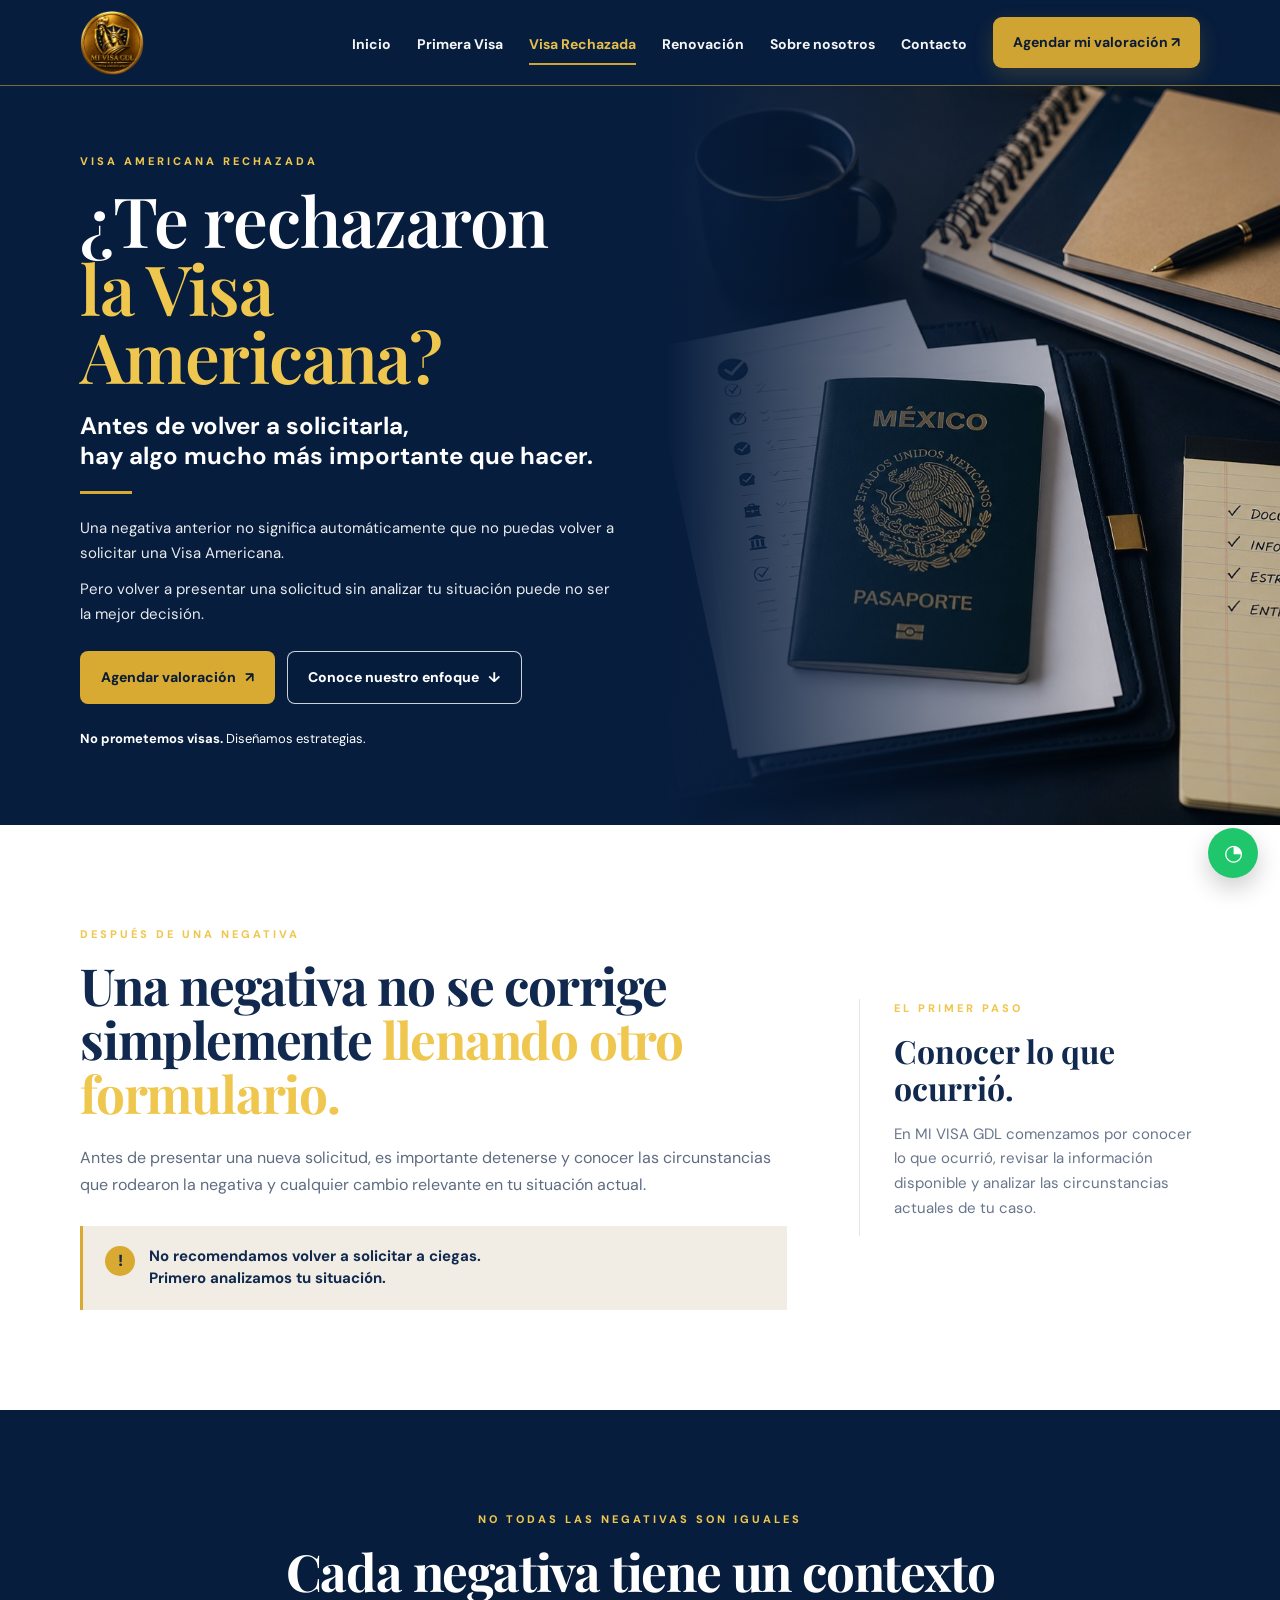
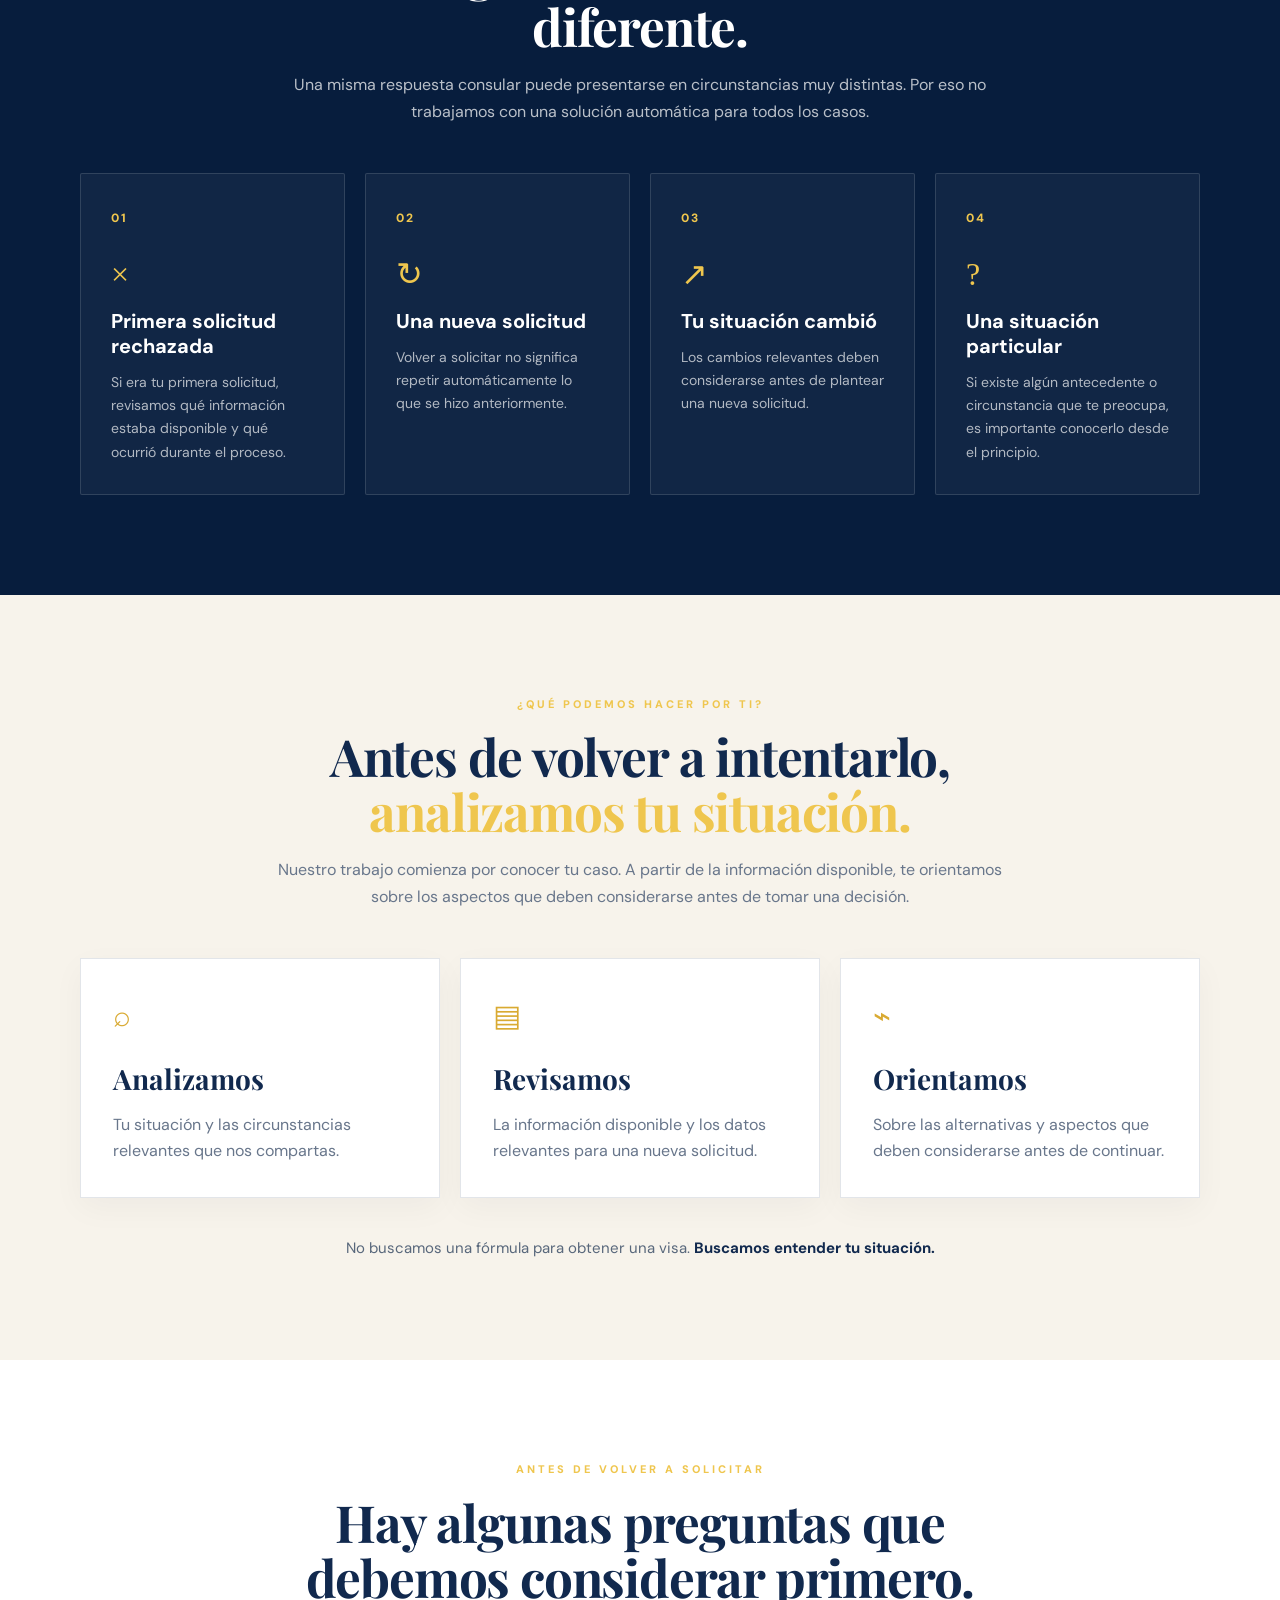
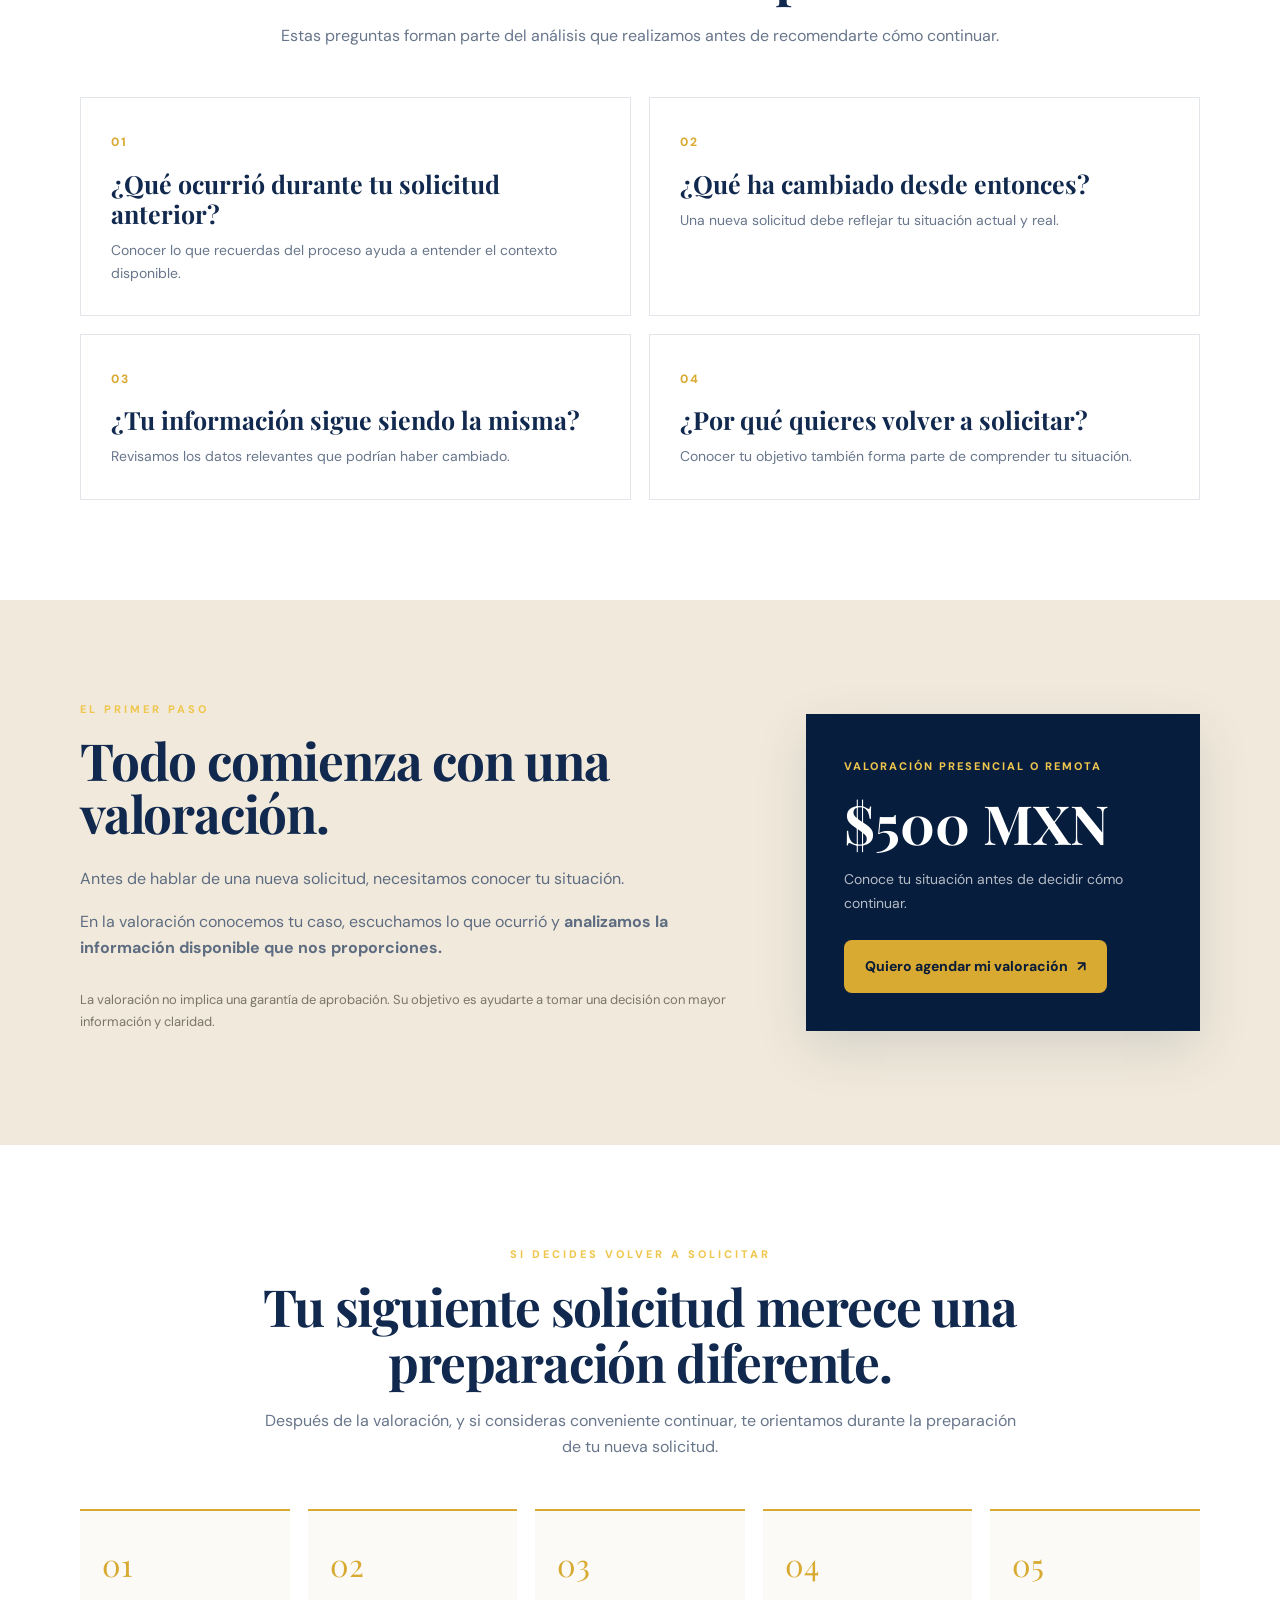
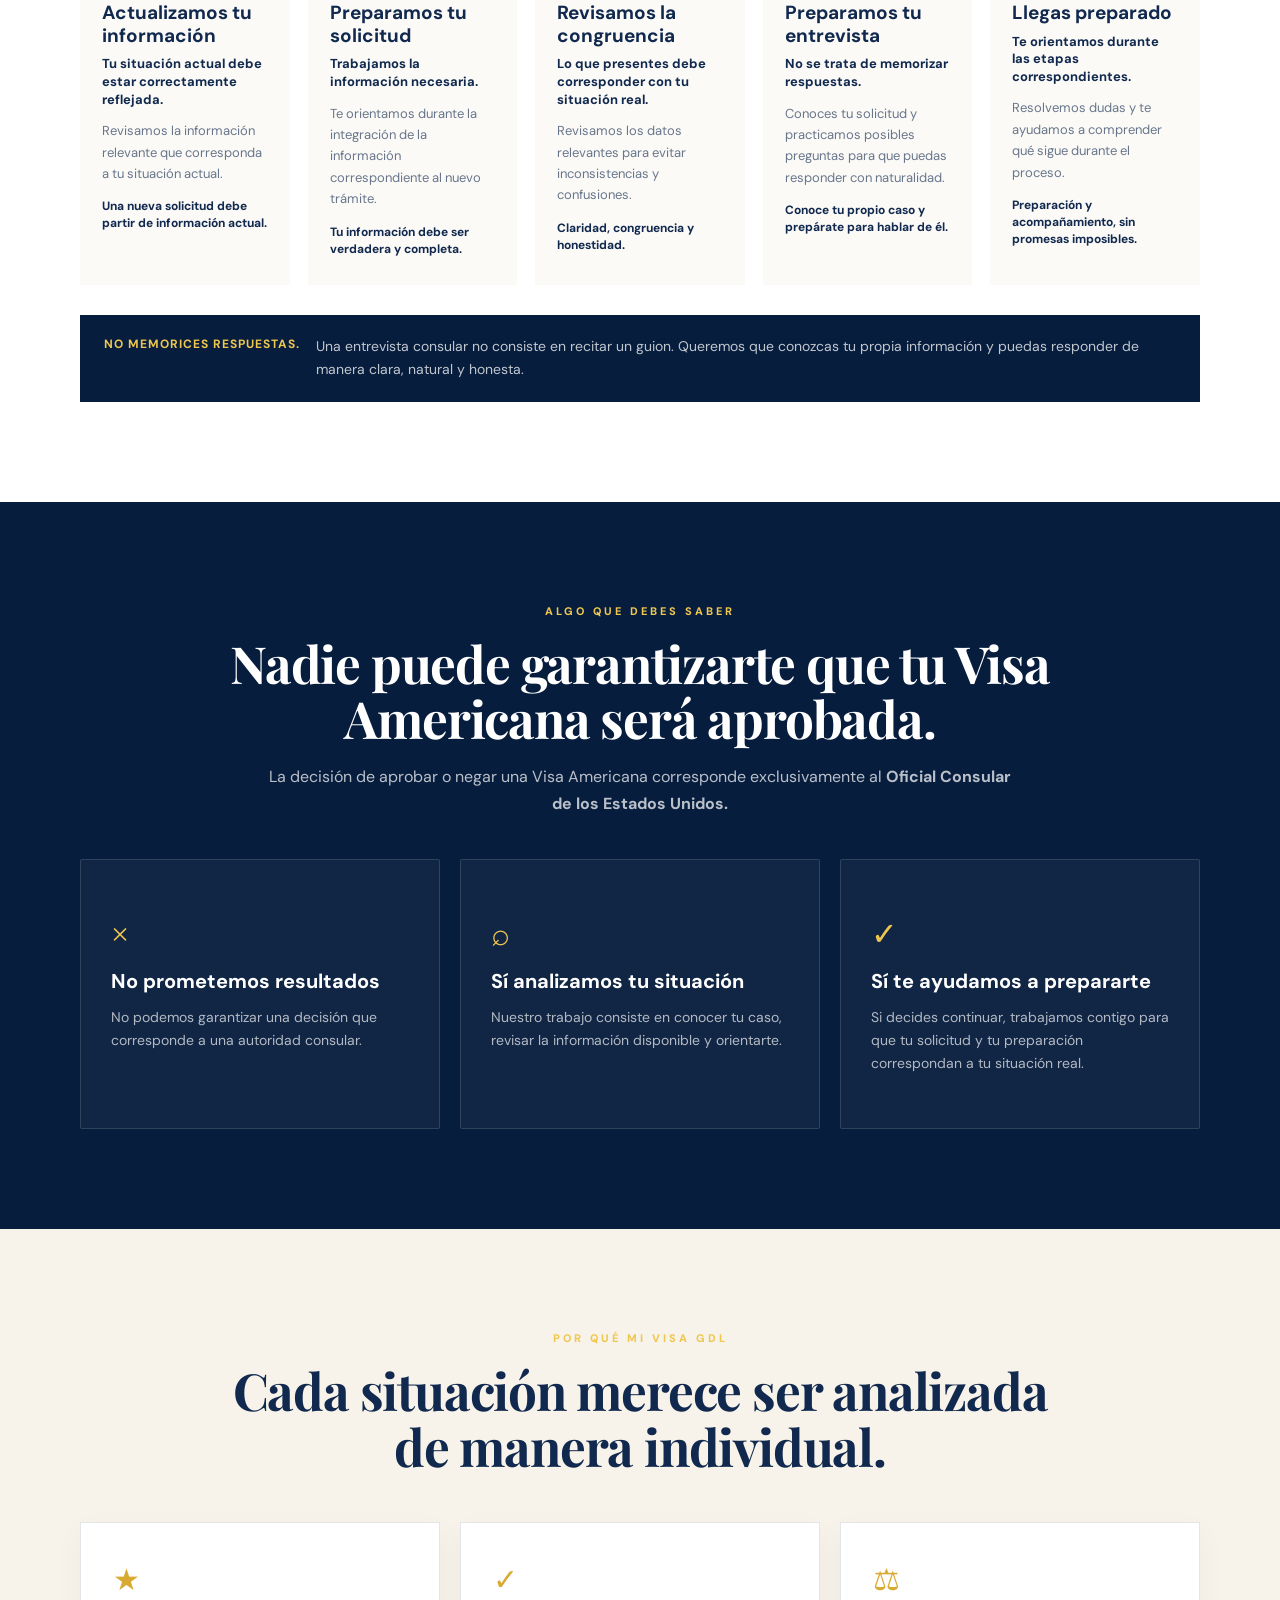
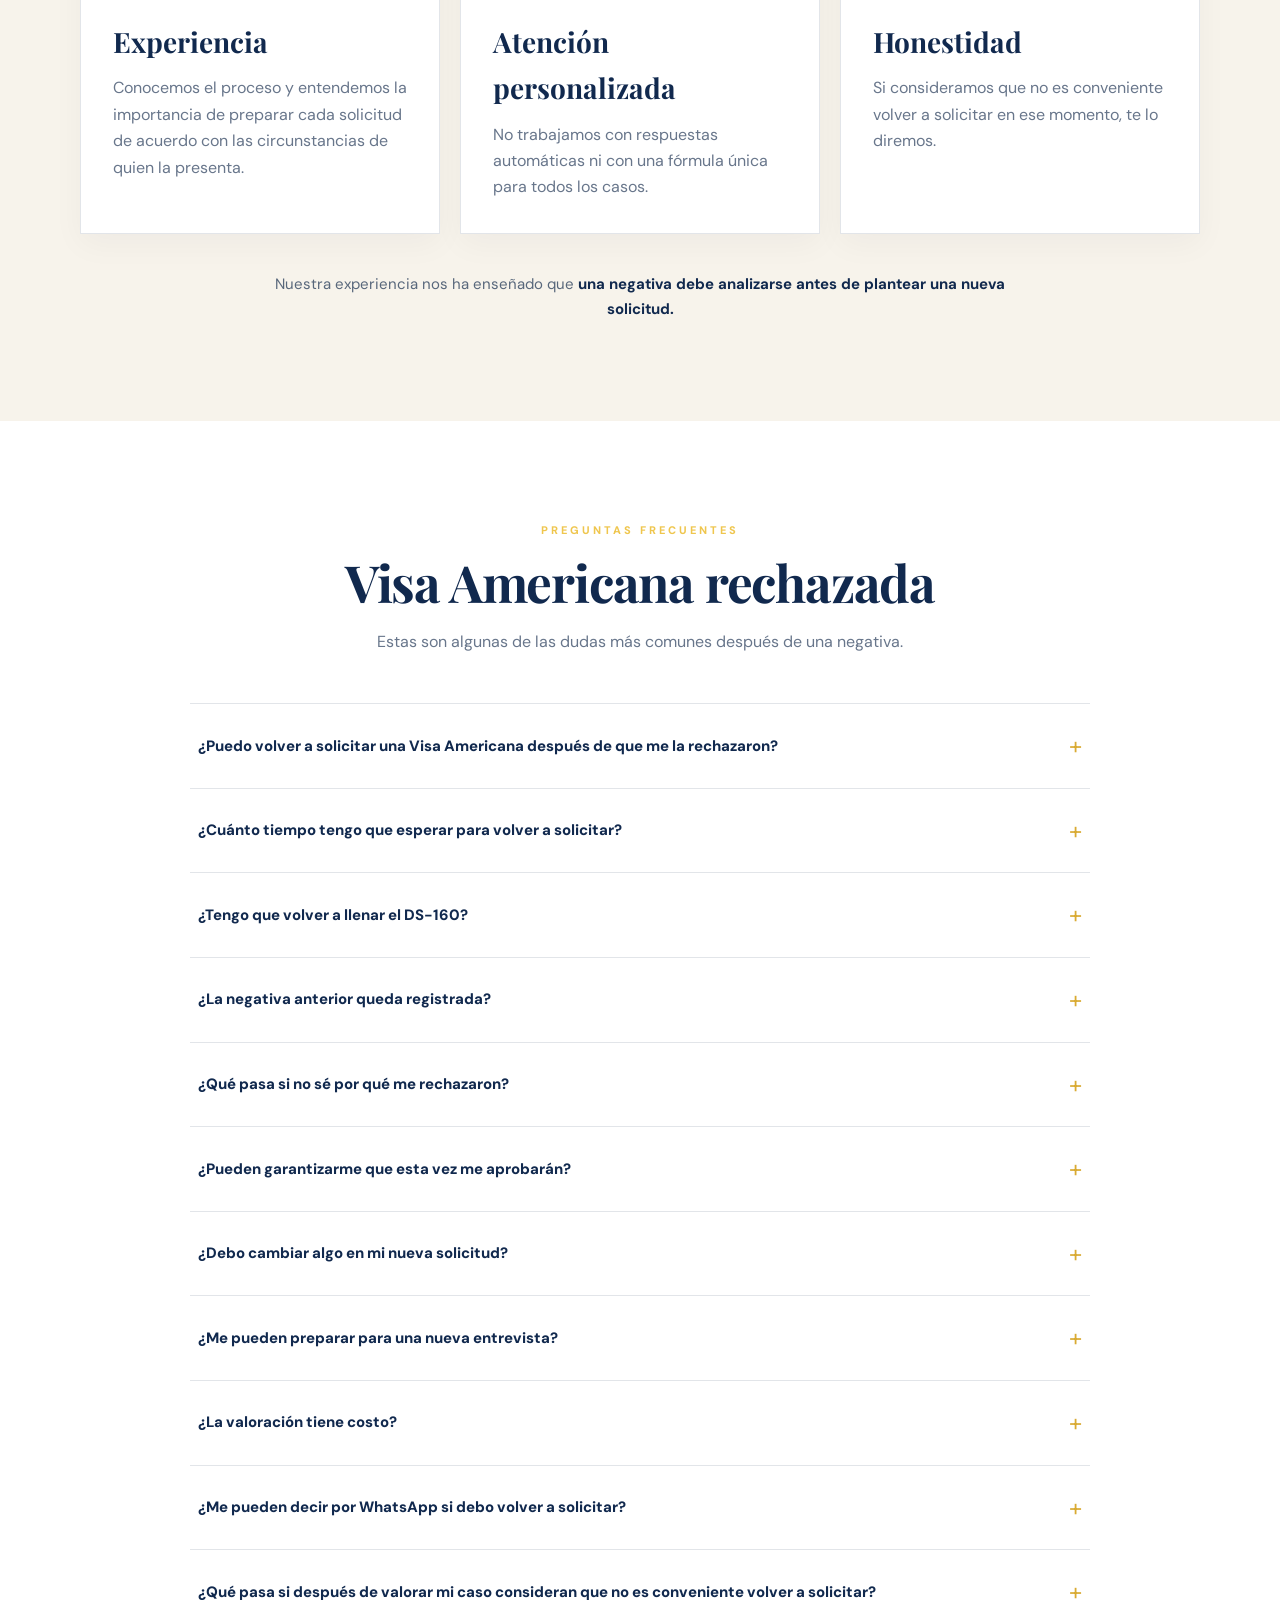
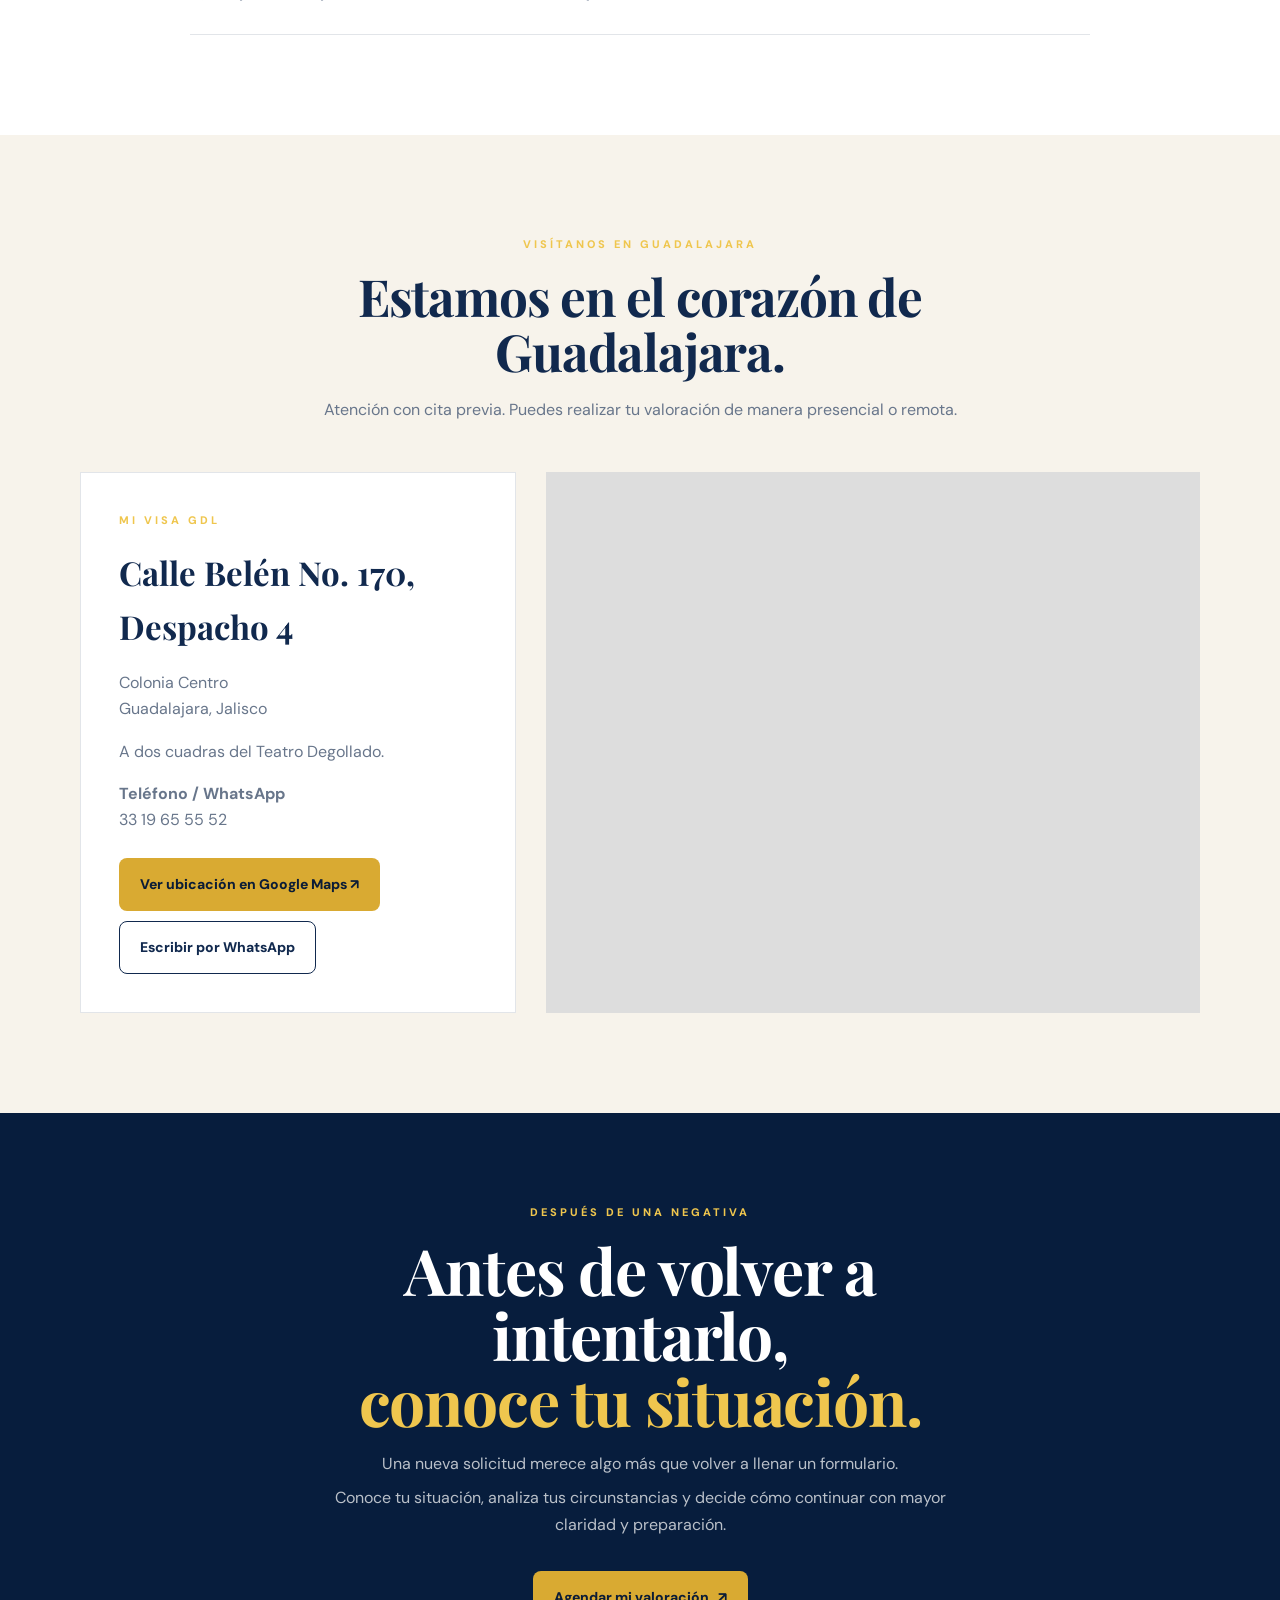
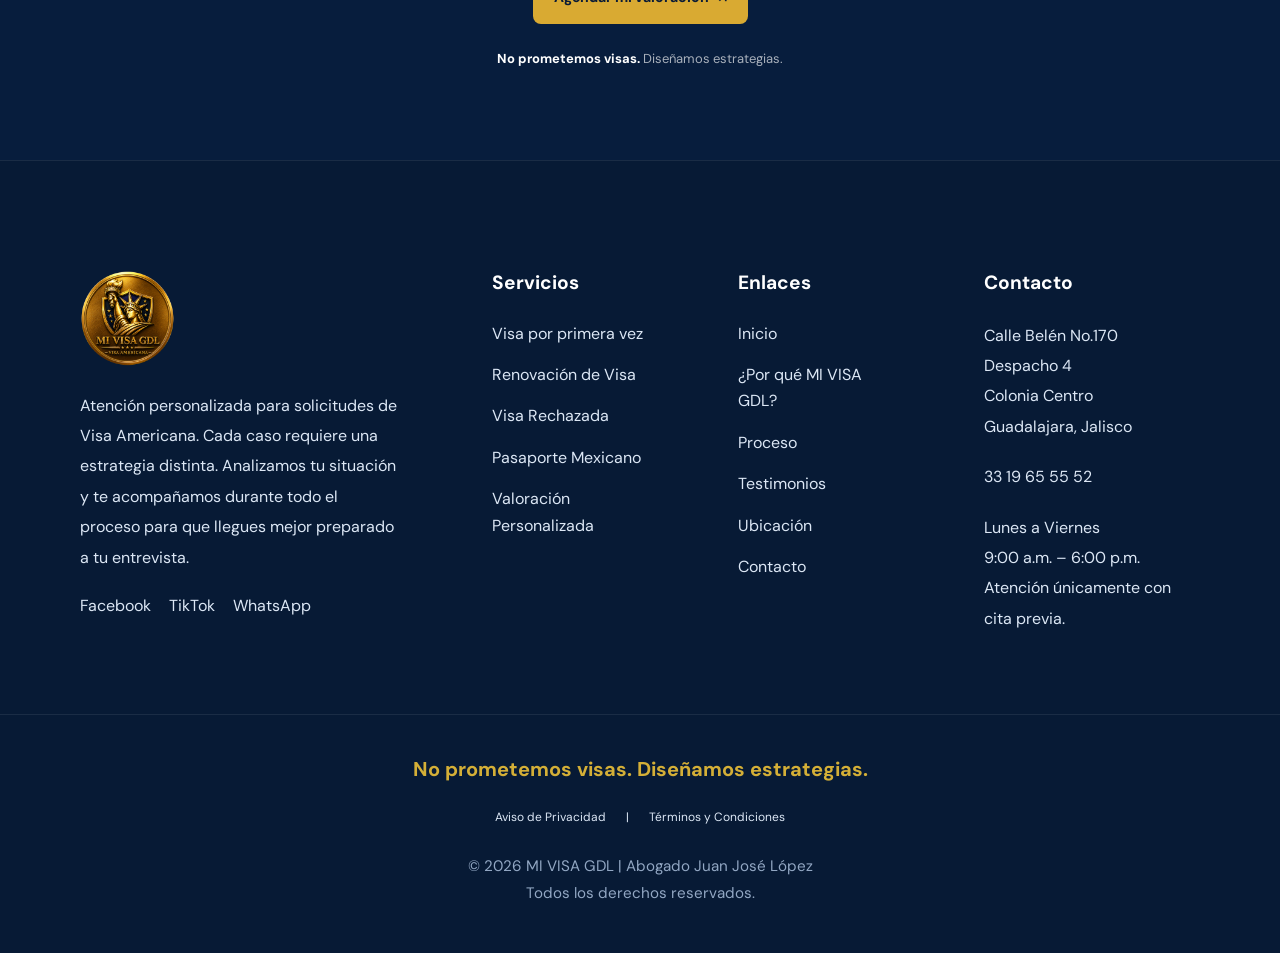
<file: visa-rechazada.html>
<!doctype html>
<html lang="es-MX">
<head>
  <meta charset="utf-8">
  <meta name="viewport" content="width=device-width, initial-scale=1">
  <title>Visa Americana Rechazada en Guadalajara | MI VISA GDL</title>
  <meta name="description" content="¿Te rechazaron la Visa Americana? En MI VISA GDL analizamos lo ocurrido, revisamos tu situación actual y te orientamos antes de presentar una nueva solicitud. Valoración presencial o remota en Guadalajara.">
  <meta name="robots" content="index,follow">
  <link rel="canonical" href="https://mivisagdl.com/visa-rechazada.html">
  <meta property="og:type" content="website">
  <meta property="og:title" content="Visa Americana Rechazada en Guadalajara | MI VISA GDL">
  <meta property="og:description" content="Antes de volver a solicitar, conoce tu situación. No prometemos visas. Diseñamos estrategias.">
  <meta property="og:url" content="https://mivisagdl.com/visa-rechazada.html">
  <meta property="og:image" content="https://mivisagdl.com/assets/important-visual.jpg">
  <meta name="theme-color" content="#071d3d">
  <link rel="icon" href="assets/favicon.png">
  <link rel="preconnect" href="https://fonts.googleapis.com">
  <link rel="preconnect" href="https://fonts.gstatic.com" crossorigin>
  <link href="https://fonts.googleapis.com/css2?family=DM+Sans:wght@400;500;600;700&family=Playfair+Display:wght@500;600;700&display=swap" rel="stylesheet">

  <script async src="https://www.googletagmanager.com/gtag/js?id=G-5TDJWBX1T4"></script>
  <script>
    window.dataLayer=window.dataLayer||[];
    function gtag(){dataLayer.push(arguments);}
    gtag('js',new Date()); gtag('config','G-5TDJWBX1T4');
  </script>

  <script type="application/ld+json">
  {
    "@context":"https://schema.org",
    "@type":"LegalService",
    "name":"MI VISA GDL",
    "url":"https://mivisagdl.com",
    "telephone":"+523319655552",
    "image":"https://www.mivisagdl.com/assets/logo.png",
    "address":{
      "@type":"PostalAddress",
      "streetAddress":"Calle Belén No. 170, Despacho 4",
      "addressLocality":"Guadalajara",
      "addressRegion":"Jalisco",
      "postalCode":"44100",
      "addressCountry":"MX"
    },
    "areaServed":{"@type":"City","name":"Guadalajara"}
  }
  </script>
  <script type="application/ld+json">
  {
    "@context":"https://schema.org",
    "@type":"BreadcrumbList",
    "itemListElement":[
      {"@type":"ListItem","position":1,"name":"MI VISA GDL","item":"https://mivisagdl.com/"},
      {"@type":"ListItem","position":2,"name":"Visa Americana Rechazada","item":"https://mivisagdl.com/visa-rechazada.html"}
    ]
  }
  </script>

  <link rel="stylesheet" href="css/visa-rechazada.css">
</head>
<body>

<header class="site-header">
  <div class="container nav-wrap">
    <a class="brand" href="index.html" aria-label="MI VISA GDL - Inicio">
      <img src="assets/logo.png" alt="MI VISA GDL">
    </a>
    <button class="menu-toggle" type="button" aria-expanded="false" aria-controls="main-nav" aria-label="Abrir menú">
      <span></span><span></span><span></span>
    </button>
    <nav id="main-nav" class="main-nav">
      <a href="index.html">Inicio</a>
      <a href="primera-visa.html">Primera Visa</a>
      <a class="active" href="visa-rechazada.html">Visa Rechazada</a>
      <a href="renovacion.html">Renovación</a>
      <a href="index.html#ventajas">Sobre nosotros</a>
      <a href="index.html#ubicacion">Contacto</a>
      <a class="nav-cta" href="https://wa.me/523319655552?text=Hola%20Abogado%20Juan%20Jos%C3%A9.%20Quiero%20agendar%20una%20valoraci%C3%B3n%20por%20una%20Visa%20Americana%20rechazada." target="_blank" rel="noopener">
        Agendar mi valoración <span>↗</span>
      </a>
    </nav>
  </div>
</header>

<main>
<section class="hero" id="inicio">
  <div class="hero-art"><img src="assets/important-visual.jpg" alt="Material de trabajo para analizar una solicitud de Visa Americana rechazada"></div>
  <div class="container hero-grid">
    <div class="hero-copy reveal">
      <span class="eyebrow">VISA AMERICANA RECHAZADA</span>
      <h1>¿Te rechazaron<br><em>la Visa Americana?</em></h1>
      <h2>Antes de volver a solicitarla,<br>hay algo mucho más importante que hacer.</h2>
      <div class="gold-rule"></div>
      <p>Una negativa anterior no significa automáticamente que no puedas volver a solicitar una Visa Americana.</p>
      <p>Pero volver a presentar una solicitud sin analizar tu situación puede no ser la mejor decisión.</p>
      <div class="hero-actions">
        <a class="btn btn-gold" href="https://wa.me/523319655552?text=Hola%20Abogado%20Juan%20Jos%C3%A9.%20Quiero%20agendar%20una%20valoraci%C3%B3n%20por%20una%20Visa%20Americana%20rechazada." target="_blank" rel="noopener">Agendar valoración <span>↗</span></a>
        <a class="btn btn-outline" href="#analisis">Conoce nuestro enfoque <span>↓</span></a>
      </div>
      <p class="hero-note"><strong>No prometemos visas.</strong> Diseñamos estrategias.</p>
    </div>
  </div>
</section>

<section class="section light" id="analisis">
  <div class="container split-intro">
    <div class="intro-main reveal">
      <span class="eyebrow">DESPUÉS DE UNA NEGATIVA</span>
      <h2>Una negativa no se corrige simplemente <em>llenando otro formulario.</em></h2>
      <p>Antes de presentar una nueva solicitud, es importante detenerse y conocer las circunstancias que rodearon la negativa y cualquier cambio relevante en tu situación actual.</p>
      <div class="quote-strip">
        <span>!</span>
        <strong>No recomendamos volver a solicitar a ciegas.<br>Primero analizamos tu situación.</strong>
      </div>
    </div>
    <div class="side-message reveal">
      <span class="eyebrow">EL PRIMER PASO</span>
      <h3>Conocer lo que ocurrió.</h3>
      <p>En MI VISA GDL comenzamos por conocer lo que ocurrió, revisar la información disponible y analizar las circunstancias actuales de tu caso.</p>
    </div>
  </div>
</section>

<section class="section navy" id="porque">
  <div class="container">
    <div class="section-title center light-text reveal">
      <span class="eyebrow">NO TODAS LAS NEGATIVAS SON IGUALES</span>
      <h2>Cada negativa tiene un contexto diferente.</h2>
      <p>Una misma respuesta consular puede presentarse en circunstancias muy distintas. Por eso no trabajamos con una solución automática para todos los casos.</p>
    </div>
    <div class="card-grid four">
      <article class="dark-card reveal"><span class="card-number">01</span><div class="card-symbol">×</div><h3>Primera solicitud rechazada</h3><p>Si era tu primera solicitud, revisamos qué información estaba disponible y qué ocurrió durante el proceso.</p></article>
      <article class="dark-card reveal"><span class="card-number">02</span><div class="card-symbol">↻</div><h3>Una nueva solicitud</h3><p>Volver a solicitar no significa repetir automáticamente lo que se hizo anteriormente.</p></article>
      <article class="dark-card reveal"><span class="card-number">03</span><div class="card-symbol">↗</div><h3>Tu situación cambió</h3><p>Los cambios relevantes deben considerarse antes de plantear una nueva solicitud.</p></article>
      <article class="dark-card reveal"><span class="card-number">04</span><div class="card-symbol">?</div><h3>Una situación particular</h3><p>Si existe algún antecedente o circunstancia que te preocupa, es importante conocerlo desde el principio.</p></article>
    </div>
  </div>
</section>

<section class="section offwhite">
  <div class="container">
    <div class="section-title center reveal">
      <span class="eyebrow">¿QUÉ PODEMOS HACER POR TI?</span>
      <h2>Antes de volver a intentarlo,<br><em>analizamos tu situación.</em></h2>
      <p>Nuestro trabajo comienza por conocer tu caso. A partir de la información disponible, te orientamos sobre los aspectos que deben considerarse antes de tomar una decisión.</p>
    </div>
    <div class="card-grid three">
      <article class="feature-card reveal"><div class="feature-icon">⌕</div><h3>Analizamos</h3><p>Tu situación y las circunstancias relevantes que nos compartas.</p></article>
      <article class="feature-card reveal"><div class="feature-icon">▤</div><h3>Revisamos</h3><p>La información disponible y los datos relevantes para una nueva solicitud.</p></article>
      <article class="feature-card reveal"><div class="feature-icon">⌁</div><h3>Orientamos</h3><p>Sobre las alternativas y aspectos que deben considerarse antes de continuar.</p></article>
    </div>
    <div class="center-note reveal">No buscamos una fórmula para obtener una visa. <strong>Buscamos entender tu situación.</strong></div>
  </div>
</section>

<section class="section light">
  <div class="container">
    <div class="section-title center reveal">
      <span class="eyebrow">ANTES DE VOLVER A SOLICITAR</span>
      <h2>Hay algunas preguntas que debemos considerar primero.</h2>
      <p>Estas preguntas forman parte del análisis que realizamos antes de recomendarte cómo continuar.</p>
    </div>
    <div class="question-grid">
      <article class="question-card reveal"><span>01</span><h3>¿Qué ocurrió durante tu solicitud anterior?</h3><p>Conocer lo que recuerdas del proceso ayuda a entender el contexto disponible.</p></article>
      <article class="question-card reveal"><span>02</span><h3>¿Qué ha cambiado desde entonces?</h3><p>Una nueva solicitud debe reflejar tu situación actual y real.</p></article>
      <article class="question-card reveal"><span>03</span><h3>¿Tu información sigue siendo la misma?</h3><p>Revisamos los datos relevantes que podrían haber cambiado.</p></article>
      <article class="question-card reveal"><span>04</span><h3>¿Por qué quieres volver a solicitar?</h3><p>Conocer tu objetivo también forma parte de comprender tu situación.</p></article>
    </div>
  </div>
</section>

<section class="section valuation" id="valoracion">
  <div class="container valuation-grid">
    <div class="valuation-copy reveal">
      <span class="eyebrow">EL PRIMER PASO</span>
      <h2>Todo comienza con una valoración.</h2>
      <p>Antes de hablar de una nueva solicitud, necesitamos conocer tu situación.</p>
      <p>En la valoración conocemos tu caso, escuchamos lo que ocurrió y <strong>analizamos la información disponible que nos proporciones.</strong></p>
      <p class="small-note">La valoración no implica una garantía de aprobación. Su objetivo es ayudarte a tomar una decisión con mayor información y claridad.</p>
    </div>
    <div class="valuation-card reveal">
      <span>VALORACIÓN PRESENCIAL O REMOTA</span>
      <strong class="valuation-price">$500 MXN</strong>
      <p>Conoce tu situación antes de decidir cómo continuar.</p>
      <a class="btn btn-gold" href="https://wa.me/523319655552?text=Hola%20Abogado%20Juan%20Jos%C3%A9.%20Quiero%20agendar%20una%20valoraci%C3%B3n%20por%20una%20Visa%20Americana%20rechazada." target="_blank" rel="noopener">Quiero agendar mi valoración <span>↗</span></a>
    </div>
  </div>
</section>

<section class="section process" id="proceso">
  <div class="container">
    <div class="section-title center reveal">
      <span class="eyebrow">SI DECIDES VOLVER A SOLICITAR</span>
      <h2>Tu siguiente solicitud merece una preparación diferente.</h2>
      <p>Después de la valoración, y si consideras conveniente continuar, te orientamos durante la preparación de tu nueva solicitud.</p>
    </div>
    <div class="steps">
      <article class="step reveal"><span>01</span><h3>Actualizamos tu información</h3><h4>Tu situación actual debe estar correctamente reflejada.</h4><p>Revisamos la información relevante que corresponda a tu situación actual.</p><strong>Una nueva solicitud debe partir de información actual.</strong></article>
      <article class="step reveal"><span>02</span><h3>Preparamos tu solicitud</h3><h4>Trabajamos la información necesaria.</h4><p>Te orientamos durante la integración de la información correspondiente al nuevo trámite.</p><strong>Tu información debe ser verdadera y completa.</strong></article>
      <article class="step reveal"><span>03</span><h3>Revisamos la congruencia</h3><h4>Lo que presentes debe corresponder con tu situación real.</h4><p>Revisamos los datos relevantes para evitar inconsistencias y confusiones.</p><strong>Claridad, congruencia y honestidad.</strong></article>
      <article class="step reveal"><span>04</span><h3>Preparamos tu entrevista</h3><h4>No se trata de memorizar respuestas.</h4><p>Conoces tu solicitud y practicamos posibles preguntas para que puedas responder con naturalidad.</p><strong>Conoce tu propio caso y prepárate para hablar de él.</strong></article>
      <article class="step reveal"><span>05</span><h3>Llegas preparado</h3><h4>Te orientamos durante las etapas correspondientes.</h4><p>Resolvemos dudas y te ayudamos a comprender qué sigue durante el proceso.</p><strong>Preparación y acompañamiento, sin promesas imposibles.</strong></article>
    </div>
    <div class="memory-strip reveal"><strong>NO MEMORICES RESPUESTAS.</strong><span>Una entrevista consular no consiste en recitar un guion. Queremos que conozcas tu propia información y puedas responder de manera clara, natural y honesta.</span></div>
  </div>
</section>

<section class="section navy trust">
  <div class="container">
    <div class="section-title center light-text reveal">
      <span class="eyebrow">ALGO QUE DEBES SABER</span>
      <h2>Nadie puede garantizarte que tu Visa Americana será aprobada.</h2>
      <p>La decisión de aprobar o negar una Visa Americana corresponde exclusivamente al <strong>Oficial Consular de los Estados Unidos.</strong></p>
    </div>
    <div class="card-grid three">
      <article class="dark-card reveal"><div class="card-symbol">×</div><h3>No prometemos resultados</h3><p>No podemos garantizar una decisión que corresponde a una autoridad consular.</p></article>
      <article class="dark-card reveal"><div class="card-symbol">⌕</div><h3>Sí analizamos tu situación</h3><p>Nuestro trabajo consiste en conocer tu caso, revisar la información disponible y orientarte.</p></article>
      <article class="dark-card reveal"><div class="card-symbol">✓</div><h3>Sí te ayudamos a prepararte</h3><p>Si decides continuar, trabajamos contigo para que tu solicitud y tu preparación correspondan a tu situación real.</p></article>
    </div>
  </div>
</section>

<section class="section offwhite" id="experiencia">
  <div class="container">
    <div class="section-title center reveal">
      <span class="eyebrow">POR QUÉ MI VISA GDL</span>
      <h2>Cada situación merece ser analizada de manera individual.</h2>
    </div>
    <div class="card-grid three">
      <article class="feature-card reveal"><div class="feature-icon">★</div><h3>Experiencia</h3><p>Conocemos el proceso y entendemos la importancia de preparar cada solicitud de acuerdo con las circunstancias de quien la presenta.</p></article>
      <article class="feature-card reveal"><div class="feature-icon">✓</div><h3>Atención personalizada</h3><p>No trabajamos con respuestas automáticas ni con una fórmula única para todos los casos.</p></article>
      <article class="feature-card reveal"><div class="feature-icon">⚖</div><h3>Honestidad</h3><p>Si consideramos que no es conveniente volver a solicitar en ese momento, te lo diremos.</p></article>
    </div>
    <div class="center-note reveal">Nuestra experiencia nos ha enseñado que <strong>una negativa debe analizarse antes de plantear una nueva solicitud.</strong></div>
  </div>
</section>

<section class="section faq-section" id="faq">
  <div class="container faq-wrap">
    <div class="section-title center reveal">
      <span class="eyebrow">PREGUNTAS FRECUENTES</span>
      <h2>Visa Americana rechazada</h2>
      <p>Estas son algunas de las dudas más comunes después de una negativa.</p>
    </div>
    <div class="faq-list">
      <article class="faq-item reveal"><button type="button" class="faq-question">¿Puedo volver a solicitar una Visa Americana después de que me la rechazaron?<span>+</span></button><div class="faq-answer"><p>Sí, una negativa anterior no significa automáticamente que nunca puedas volver a solicitarla. Antes de presentar una nueva solicitud es importante analizar tu situación y las circunstancias actuales.</p></div></article>
      <article class="faq-item reveal"><button type="button" class="faq-question">¿Cuánto tiempo tengo que esperar para volver a solicitar?<span>+</span></button><div class="faq-answer"><p>No existe una regla general que indique que todas las personas deban esperar un determinado número de meses. Lo importante es conocer qué ocurrió y evaluar las circunstancias actuales antes de plantear una nueva solicitud.</p></div></article>
      <article class="faq-item reveal"><button type="button" class="faq-question">¿Tengo que volver a llenar el DS-160?<span>+</span></button><div class="faq-answer"><p>Una nueva solicitud requiere el DS-160 correspondiente. La información de una solicitud anterior puede servir como referencia, pero debe revisarse y actualizarse para que refleje correctamente tu situación actual.</p></div></article>
      <article class="faq-item reveal"><button type="button" class="faq-question">¿La negativa anterior queda registrada?<span>+</span></button><div class="faq-answer"><p>Las decisiones relacionadas con solicitudes de visa forman parte de los registros correspondientes de las autoridades estadounidenses. Por eso es importante proporcionar información verdadera y consistente en cualquier solicitud posterior.</p></div></article>
      <article class="faq-item reveal"><button type="button" class="faq-question">¿Qué pasa si no sé por qué me rechazaron?<span>+</span></button><div class="faq-answer"><p>No siempre es posible conocer todos los elementos que llevaron a una decisión consular. Podemos analizar la información que tengas disponible, lo ocurrido durante tu solicitud y las circunstancias actuales para ayudarte a determinar qué aspectos deben considerarse.</p></div></article>
      <article class="faq-item reveal"><button type="button" class="faq-question">¿Pueden garantizarme que esta vez me aprobarán?<span>+</span></button><div class="faq-answer"><p><strong>No.</strong> Ninguna persona o despacho puede garantizar la aprobación de una Visa Americana. La decisión corresponde exclusivamente al Oficial Consular de los Estados Unidos.</p></div></article>
      <article class="faq-item reveal"><button type="button" class="faq-question">¿Debo cambiar algo en mi nueva solicitud?<span>+</span></button><div class="faq-answer"><p>Una nueva solicitud debe reflejar tu situación real y actual. No se trata de cambiar información simplemente para intentar obtener una aprobación, sino de proporcionar información verdadera, completa y congruente.</p></div></article>
      <article class="faq-item reveal"><button type="button" class="faq-question">¿Me pueden preparar para una nueva entrevista?<span>+</span></button><div class="faq-answer"><p>Sí. Si después de valorar tu situación decides continuar, podemos prepararte para tu entrevista, ayudándote a conocer tu propia solicitud y a responder con claridad, naturalidad y honestidad.</p></div></article>
      <article class="faq-item reveal"><button type="button" class="faq-question">¿La valoración tiene costo?<span>+</span></button><div class="faq-answer"><p>Sí. La valoración tiene un costo de <strong>$500 MXN</strong>, ya sea presencial o remota.</p></div></article>
      <article class="faq-item reveal"><button type="button" class="faq-question">¿Me pueden decir por WhatsApp si debo volver a solicitar?<span>+</span></button><div class="faq-answer"><p>Para darte una orientación responsable necesitamos conocer tu situación. Por eso, los casos de Visa Rechazada se atienden mediante una valoración, presencial o remota. Una respuesta rápida por WhatsApp no puede sustituir el análisis de un caso particular.</p></div></article>
      <article class="faq-item reveal"><button type="button" class="faq-question">¿Qué pasa si después de valorar mi caso consideran que no es conveniente volver a solicitar?<span>+</span></button><div class="faq-answer"><p>Te lo diremos. Nuestro objetivo no es presentar una nueva solicitud a cualquier costo. Primero queremos conocer tu situación y orientarte de manera responsable.</p></div></article>
    </div>
  </div>
</section>

<section class="section location" id="ubicacion">
  <div class="container">
    <div class="section-title center reveal">
      <span class="eyebrow">VISÍTANOS EN GUADALAJARA</span>
      <h2>Estamos en el corazón de Guadalajara.</h2>
      <p>Atención con cita previa. Puedes realizar tu valoración de manera presencial o remota.</p>
    </div>
    <div class="location-grid">
      <div class="location-info reveal">
        <span class="eyebrow">MI VISA GDL</span>
        <h3>Calle Belén No. 170, Despacho 4</h3>
        <p>Colonia Centro<br>Guadalajara, Jalisco</p>
        <p>A dos cuadras del Teatro Degollado.</p>
        <p><strong>Teléfono / WhatsApp</strong><br>33 19 65 55 52</p>
        <div class="location-buttons">
          <a class="btn btn-gold" href="https://www.google.com/maps/search/?api=1&query=MI%20VISA%20GDL%2C%20C.%20Bel%C3%A9n%20170%2C%20Guadalajara%2C%20Jalisco&query_place_id=ChIJuSxDMi-xKIQRpfAgYYtAQ_g" target="_blank" rel="noopener">Ver ubicación en Google Maps ↗</a>
          <a class="btn btn-outline-dark" href="https://wa.me/523319655552?text=Hola%20Abogado%20Juan%20Jos%C3%A9.%20Quiero%20agendar%20una%20valoraci%C3%B3n%20por%20una%20Visa%20Americana%20rechazada." target="_blank" rel="noopener">Escribir por WhatsApp</a>
        </div>
      </div>
      <div class="map-card reveal">
        <iframe loading="lazy" referrerpolicy="no-referrer-when-downgrade" src="https://www.google.com/maps?q=MI+VISA+GDL,+Calle+Bel%C3%A9n+170,+Guadalajara,+Jalisco&amp;output=embed" title="Ubicación de MI VISA GDL en Guadalajara" allowfullscreen></iframe>
      </div>
    </div>
  </div>
</section>

<section class="final-cta">
  <div class="container final-cta-inner reveal">
    <span class="eyebrow">DESPUÉS DE UNA NEGATIVA</span>
    <h2>Antes de volver a intentarlo,<br><em>conoce tu situación.</em></h2>
    <p>Una nueva solicitud merece algo más que volver a llenar un formulario.</p>
    <p>Conoce tu situación, analiza tus circunstancias y decide cómo continuar con mayor claridad y preparación.</p>
    <a class="btn btn-gold" href="https://wa.me/523319655552?text=Hola%20Abogado%20Juan%20Jos%C3%A9.%20Quiero%20agendar%20una%20valoraci%C3%B3n%20por%20una%20Visa%20Americana%20rechazada." target="_blank" rel="noopener">Agendar mi valoración <span>↗</span></a>
    <div class="final-slogan"><strong>No prometemos visas.</strong> Diseñamos estrategias.</div>
  </div>
</section>

<footer class="footer">

    <div class="container footer-grid">

        <!-- COLUMNA 1 -->

        <div class="footer-col">

            <img src="assets/logo.png" alt="MI VISA GDL" class="footer-logo">

            <p class="footer-text">

                Atención personalizada para solicitudes de Visa Americana.

                Cada caso requiere una estrategia distinta. Analizamos tu situación y te acompañamos durante todo el proceso para que llegues mejor preparado a tu entrevista.

            </p>

            <div class="footer-social">

                <a href="https://www.facebook.com/MiVisaGDL/"
   target="_blank"
   rel="noopener noreferrer">
    Facebook
</a>

                <a href="https://www.tiktok.com/@mivisagdl"
   target="_blank"
   rel="noopener noreferrer">
    TikTok
</a>

                <a href="https://wa.me/523319655552?text=Hola%20Abogado%20Juan%20Jos%C3%A9.%20Visité%20la%20página%20de%20MI%20VISA%20GDL%20y%20me%20gustaría%20agendar%20una%20valoración%20personalizada."
   target="_blank"
   rel="noopener noreferrer">
    WhatsApp
</a>
            </div>

        </div>


        <!-- COLUMNA 2 -->

        <div class="footer-col">

            <h3>Servicios</h3>

            <ul>

                <li><a href="primera-visa.html">Visa por primera vez</a></li>

                <li><a href="renovacion.html">Renovación de Visa</a></li>

                <li><a href="visa-rechazada.html">Visa Rechazada</a></li>

                <li><a href="index.html#servicios">Pasaporte Mexicano</a></li>

                <li><a href="index.html#contacto">Valoración Personalizada</a></li>

            </ul>

        </div>


        <!-- COLUMNA 3 -->

        <div class="footer-col">

            <h3>Enlaces</h3>

            <ul>

                <li><a href="index.html#inicio">Inicio</a></li>

                <li><a href="index.html#ventajas">¿Por qué MI VISA GDL?</a></li>

                <li><a href="index.html#proceso">Proceso</a></li>

                <li><a href="index.html#testimonios">Testimonios</a></li>

                <li><a href="index.html#ubicacion">Ubicación</a></li>

                <li><a href="index.html#contacto">Contacto</a></li>

            </ul>

        </div>


        <!-- COLUMNA 4 -->

        <div class="footer-col">

            <h3>Contacto</h3>

            <p>

                Calle Belén No.170<br>

                Despacho 4<br>

                Colonia Centro<br>

                Guadalajara, Jalisco

            </p>

            <p>

                <a href="tel:+523319655552">

                33 19 65 55 52

                </a>

            </p>

            <p>

                Lunes a Viernes

                <br>

                9:00 a.m. – 6:00 p.m.

                <br>

                Atención únicamente con cita previa.

            </p>

        </div>

    </div>


    <div class="footer-divider"></div>


    <div class="footer-bottom">

        <p class="footer-frase">

            No prometemos visas. Diseñamos estrategias.

        </p>

        <div class="footer-links">

            <a href="aviso-de-privacidad.html">Aviso de Privacidad</a>

            <span>|</span>

            <a href="#">Términos y Condiciones</a>

        </div>

        <p class="copyright">

            © 2026 MI VISA GDL | Abogado Juan José López

            <br>

            Todos los derechos reservados.

        </p>

    </div>

</footer>
</main>

<a class="whatsapp-float" href="https://wa.me/523319655552?text=Hola%20Abogado%20Juan%20Jos%C3%A9.%20Quiero%20agendar%20una%20valoraci%C3%B3n%20por%20una%20Visa%20Americana%20rechazada." target="_blank" rel="noopener" aria-label="Contactar por WhatsApp">◔</a>

<script src="js/visa-rechazada.js" defer></script>
</body>
</html>
</file>
<file: css/style.css>
/*==================================================
        MI VISA GDL
        STYLE V4
        Mobile First
==================================================*/

:root{

    --azul-1:#0A1F44;
    --azul-2:#123A72;
    --azul-3:#1F5AA6;

    --dorado:#D4AF37;
    --dorado-claro:#E8C96B;

    --blanco:#FFFFFF;

    --gris:#E8EEF7;

    --texto:#D9E4F2;

}

*{

    margin:0;

    padding:0;

    box-sizing:border-box;

}

html{

    scroll-behavior:smooth;

}

body{

    font-family:'Montserrat',sans-serif;

    background:linear-gradient(
        180deg,
        var(--azul-3) 0%,
        var(--azul-2) 35%,
        var(--azul-1) 100%
    );

    color:var(--blanco);

    overflow-x:hidden;

}

img{

    max-width:100%;

    display:block;

}

a{

    text-decoration:none;

}

.container{

    width:min(1200px,92%);

    margin:auto;

}

.background{

    position:fixed;

    inset:0;

    pointer-events:none;

    background:

    radial-gradient(

        circle at top,

        rgba(255,255,255,.08),

        transparent 28%

    );

    z-index:-1;

}

/*======================================
            TITULOS
=======================================*/

.section-title{

    text-align:center;

    max-width:760px;

    margin:auto;

    margin-bottom:70px;

}

.section-title span{

    display:block;

    color:var(--dorado);

    font-size:.90rem;

    font-weight:700;

    letter-spacing:5px;

    margin-bottom:18px;

}

.section-title h2{

    font-size:2.5rem;

    margin-bottom:20px;

    line-height:1.2;

}

.section-title p{

    color:var(--texto);

    line-height:1.9;

    font-size:1.08rem;

}

/*======================================
            BOTONES
=======================================*/

.btn-whatsapp,

.btn-phone,

.btn-map,

.service-btn,

.btn-navbar,

.cta-button{

    display:inline-flex;

    align-items:center;

    justify-content:center;

    gap:12px;

    border-radius:999px;

    font-weight:700;

    transition:.30s;

    cursor:pointer;

}

.btn-whatsapp{

    background:#25D366;

    color:white;

    padding:20px 34px;

}

.btn-phone{

    background:var(--dorado);

    color:var(--azul-1);

    padding:20px 34px;

}

.btn-map{

    background:#2A4D86;

    color:white;

    padding:20px 34px;

}

.service-btn{

    background:var(--dorado);

    color:var(--azul-1);

    padding:15px 26px;

}

.btn-navbar{

    background:var(--dorado);

    color:var(--azul-1);

    padding:15px 28px;

}

.cta-button{

    background:#25D366;

    color:white;

    padding:22px 42px;

    font-size:1.1rem;

}

.btn-whatsapp:hover,

.btn-phone:hover,

.btn-map:hover,

.service-btn:hover,

.btn-navbar:hover,

.cta-button:hover{

    transform:translateY(-4px);

}

/*==================================================
                    HERO
==================================================*/

.hero{

    min-height:100vh;

    display:flex;

    align-items:center;

    padding:140px 0 80px;

    background:linear-gradient(135deg,#071A35 0%,#0D2B57 100%);

}

.hero-container{

    display:grid;

    grid-template-columns:1fr 1fr;

    align-items:center;

    gap:80px;

}

/*=========================================
            FOTO
=========================================*/

.hero-image{

    display:flex;

    justify-content:center;

    align-items:flex-end;

}

.hero-image img{

    width:100%;

    max-width:500px;

    filter:drop-shadow(0 35px 55px rgba(0,0,0,.35));

}

/*=========================================
            CONTENIDO
=========================================*/

.hero-content{

    display:flex;

    flex-direction:column;

    justify-content:center;

}

.hero-logo{

    width:120px;

    margin-bottom:20px;

}

.hero-brand{

    display:block;

    color:var(--dorado);

    letter-spacing:7px;

    font-size:.90rem;

    font-weight:700;

    margin-bottom:18px;

}

.hero-content h1{

    font-size:4.7rem;

    font-weight:800;

    line-height:.95;

    margin-bottom:22px;

    color:var(--blanco);

}

.hero-content h2{

    font-size:1.45rem;

    font-weight:600;

    line-height:1.6;

    color:#ffffff;

    margin-bottom:24px;

}

.hero-text{

    font-size:1.08rem;

    color:var(--texto);

    line-height:1.9;

    max-width:560px;

    margin-bottom:35px;

}

/*=========================================
            BOTONES HERO
=========================================*/

.hero-buttons{

    display:flex;

    flex-wrap:wrap;

    gap:18px;

    margin-bottom:35px;

}

.hero-buttons a{

    min-width:220px;

}

/*=========================================
            REDES
=========================================*/

.hero-social{

    display:flex;

    gap:30px;

    align-items:center;

}

.hero-social a{

    display:flex;

    align-items:center;

    gap:10px;

    color:#ffffff;

    font-weight:600;

    transition:.30s;

}

.hero-social a:hover{

    color:var(--dorado);

}

.hero-social i{

    font-size:22px;

}

/*=========================================
            EFECTOS
=========================================*/

.hero-image img{

    animation:floatPhoto 5s ease-in-out infinite;

}

@keyframes floatPhoto{

    0%{

        transform:translateY(0px);

    }

    50%{

        transform:translateY(-12px);

    }

    100%{

        transform:translateY(0px);

    }

}

.hero-content h1{

    animation:fadeUp .8s ease;

}

.hero-content h2{

    animation:fadeUp 1s ease;

}

.hero-text{

    animation:fadeUp 1.2s ease;

}

@keyframes fadeUp{

    from{

        opacity:0;

        transform:translateY(30px);

    }

    to{

        opacity:1;

        transform:translateY(0);

    }

}

/*==================================================
                    NAVBAR
==================================================*/

.navbar{

    position:fixed;

    top:0;

    left:0;

    width:100%;

    z-index:9999;

    transition:.35s;

    background:rgba(8,24,55,.15);

    backdrop-filter:blur(10px);

}

.navbar.scrolled{

    background:rgba(7,26,53,.96);

    box-shadow:0 15px 35px rgba(0,0,0,.28);

}

.navbar-container{

    height:95px;

    display:flex;

    align-items:center;

    justify-content:space-between;

}

/*=========================================
                LOGO
=========================================*/

.logo{

    display:flex;

    align-items:center;

}

.logo img{

    width:82px;

    transition:.35s;

}

.navbar.scrolled .logo img{

    width:74px;

}

/*=========================================
                MENU
=========================================*/

.menu{

    list-style:none;

    display:flex;

    align-items:center;

    gap:34px;

}

.menu li{

    display:flex;

    align-items:center;

}

.menu a{

    color:#ffffff;

    font-size:16px;

    font-weight:600;

    transition:.30s;

    position:relative;

}

.menu a:hover{

    color:var(--dorado);

}

/* Línea inferior */

.menu a::after{

    content:"";

    position:absolute;

    left:0;

    bottom:-8px;

    width:0;

    height:2px;

    background:var(--dorado);

    transition:.30s;

}

.menu a:hover::after{

    width:100%;

}

/*=========================================
            BOTON NAVBAR
=========================================*/

.btn-navbar{

    min-width:220px;

    box-shadow:0 12px 30px rgba(212,175,55,.35);

}

.btn-navbar:hover{

    transform:translateY(-3px);

}

/*=========================================
            HAMBURGUESA
=========================================*/

.menu-toggle{

    width:48px;

    height:48px;

    display:none;

    align-items:center;

    justify-content:center;

    cursor:pointer;

}

.menu-toggle i{

    color:white;

    font-size:30px;

}

/*=========================================
            RESPONSIVE
=========================================*/

@media(max-width:1100px){

    .menu{

        gap:20px;

    }

}

@media(max-width:900px){

    .menu{

        position:fixed;

        top:95px;

        left:0;

        width:100%;

        background:#081C3B;

        flex-direction:column;

        padding:35px 0;

        gap:24px;

        display:none;

    }

    .menu.active{

        display:flex;

    }

    .menu-toggle{

        display:flex;

    }

    .btn-navbar{

        display:none;

    }

}

@media(max-width:768px){

    .navbar-container{

        height:82px;

    }

    .logo img{

        width:62px;

    }
/*=========================================
        HERO RESPONSIVE
=========================================*/

@media (max-width: 992px){

    .hero{

        min-height:auto;

        padding:120px 0 60px;

    }

    .hero-container{

        grid-template-columns:1fr;

        gap:50px;

        text-align:center;

    }

    .hero-image{

        order:1;

        justify-content:center;

    }

    .hero-image img{

        max-width:340px;

        width:85%;

    }

    .hero-content{

        order:2;

        align-items:center;

    }

    .hero-content h1{

        font-size:3.3rem;

        line-height:1;

    }

    .hero-content h2{

        font-size:1.2rem;

    }

    .hero-text{

        max-width:100%;

        font-size:1rem;

    }

    .hero-buttons{

        justify-content:center;

    }

    .hero-buttons a{

        width:100%;

        max-width:320px;

    }

    .hero-social{

        justify-content:center;

        flex-wrap:wrap;

    }

}
        
}

/*==================================================
                SERVICIOS
==================================================*/

.services{

    padding:120px 0;

    position:relative;

}

.services-grid{

    display:grid;

    grid-template-columns:repeat(4,1fr);

    gap:30px;

    margin-top:70px;

}

/*=========================================
                TARJETAS
=========================================*/

.service-card{

    background:rgba(255,255,255,.06);

    border:1px solid rgba(255,255,255,.08);

    border-radius:28px;

    padding:35px;

    backdrop-filter:blur(14px);

    transition:.35s;

    display:flex;

    flex-direction:column;

    justify-content:space-between;

    box-shadow:0 18px 40px rgba(0,0,0,.18);

    overflow:hidden;

    position:relative;

}

/* brillo superior */

.service-card::before{

    content:"";

    position:absolute;

    top:0;

    left:0;

    width:100%;

    height:5px;

    background:linear-gradient(
        90deg,
        transparent,
        var(--dorado),
        transparent
    );

    opacity:.60;

}

/* Hover */

.service-card:hover{

    transform:translateY(-10px);

    border-color:rgba(212,175,55,.70);

    box-shadow:0 25px 55px rgba(0,0,0,.30);

}

/*=========================================
                ICONO
=========================================*/

.service-icon{

    width:78px;

    height:78px;

    border-radius:50%;

    display:flex;

    align-items:center;

    justify-content:center;

    background:rgba(212,175,55,.12);

    margin-bottom:28px;

}

.service-icon i{

    font-size:34px;

    color:var(--dorado);

}

/*=========================================
                TITULO
=========================================*/

.service-card h3{

    font-size:1.45rem;

    margin-bottom:18px;

    line-height:1.3;

}

/*=========================================
                TEXTO
=========================================*/

.service-card p{

    color:var(--texto);

    line-height:1.9;

    margin-bottom:35px;

    flex:1;

}

/*=========================================
                BOTON
=========================================*/

.service-card .service-btn{

    width:100%;

}

/*=========================================
            RESPONSIVE
=========================================*/

@media(max-width:1200px){

.services-grid{

grid-template-columns:repeat(2,1fr);

}

}

@media(max-width:768px){

.services{

padding:90px 0;

}

.services-grid{

grid-template-columns:1fr;

gap:22px;

}

.service-card{

padding:28px;

}

.service-icon{

width:68px;

height:68px;

}

.service-icon i{

font-size:28px;

}

.service-card h3{

font-size:1.30rem;

}

}


/*==================================================
            VENTAJAS
==================================================*/

.advantages{

    padding:120px 0;

    position:relative;

}

.advantages-grid{

    display:grid;

    grid-template-columns:repeat(4,1fr);

    gap:30px;

    margin-top:70px;

}

.advantage-card{

    background:rgba(255,255,255,.05);

    border:1px solid rgba(255,255,255,.08);

    border-radius:30px;

    padding:38px;

    text-align:center;

    transition:.35s;

    backdrop-filter:blur(12px);

}

.advantage-card:hover{

    transform:translateY(-10px);

    border-color:var(--dorado);

    box-shadow:0 20px 45px rgba(0,0,0,.25);

}

.advantage-icon{

    width:82px;

    height:82px;

    margin:auto;

    margin-bottom:25px;

    border-radius:50%;

    display:flex;

    align-items:center;

    justify-content:center;

    background:rgba(212,175,55,.12);

}

.advantage-icon i{

    font-size:34px;

    color:var(--dorado);

}

.advantage-card h3{

    margin-bottom:18px;

    font-size:1.35rem;

}

.advantage-card p{

    color:var(--texto);

    line-height:1.9;

}


/*==================================================
                FILOSOFIA
==================================================*/

.filosofia{

    padding:120px 0;

}

.filosofia-grid{

    display:grid;

    grid-template-columns:repeat(2,1fr);

    gap:35px;

    margin-top:70px;

}

.fil-card{

    background:rgba(255,255,255,.05);

    border-radius:28px;

    padding:40px;

    border:1px solid rgba(255,255,255,.08);

    transition:.35s;

}

.fil-card:hover{

    transform:translateY(-8px);

    border-color:var(--dorado);

}

.fil-card i{

    font-size:42px;

    color:var(--dorado);

    margin-bottom:25px;

}

.fil-card h3{

    margin-bottom:18px;

    font-size:1.5rem;

}

.fil-card p{

    color:var(--texto);

    line-height:1.9;

}


/*==================================================
                RESPONSIVE
==================================================*/

@media(max-width:1100px){

.advantages-grid{

grid-template-columns:repeat(2,1fr);

}

}

@media(max-width:768px){

.advantages{

padding:90px 0;

}

.filosofia{

padding:90px 0;

}

.advantages-grid{

grid-template-columns:1fr;

gap:22px;

}

.filosofia-grid{

grid-template-columns:1fr;

gap:22px;

}

.advantage-card,

.fil-card{

padding:28px;

}

.advantage-icon{

width:70px;

height:70px;

}

.advantage-icon i{

font-size:28px;

}

.fil-card i{

font-size:34px;

}

}

/*==================================================
                    PROCESO
==================================================*/

.process{

    padding:120px 0;

}

.timeline{

    max-width:900px;

    margin:70px auto 0;

    position:relative;

}



.timeline-item{

    display:flex;

    gap:35px;

    margin-bottom:45px;

    position:relative;

}

.timeline-number{

    width:70px;

    height:70px;

    border-radius:50%;

    background:var(--dorado);

    color:var(--azul-1);

    display:flex;

    justify-content:center;

    align-items:center;

    font-size:28px;

    font-weight:800;

    flex-shrink:0;

    z-index:2;

}

.timeline-content{

    background:rgba(255,255,255,.05);

    border:1px solid rgba(255,255,255,.08);

    border-radius:24px;

    padding:28px;

    flex:1;

    backdrop-filter:blur(12px);

}

.timeline-content h3{

    margin-bottom:14px;

    font-size:1.35rem;

}

.timeline-content p{

    color:var(--texto);

    line-height:1.9;

}

/*==================================================
                TESTIMONIOS
==================================================*/

.testimonios{

    padding:120px 0;

}

.testimonios-grid{

    display:grid;

    grid-template-columns:repeat(3,1fr);

    gap:30px;

    margin-top:70px;

}

.testimonial{

    background:rgba(255,255,255,.05);

    border-radius:28px;

    padding:38px;

    transition:.35s;

    border:1px solid rgba(255,255,255,.08);

}

.testimonial:hover{

    transform:translateY(-12px);

    box-shadow:0 30px 60px rgba(0,0,0,.35);

    border:1px solid rgba(212,175,55,.35);

}

.stars{

    color:#FFD34D;

    font-size:24px;

    margin-bottom:30px;

    letter-spacing:4px;

}

.testimonial .texto{

    line-height:1.9;

    color:var(--texto);

    margin-bottom:28px;

}

.testimonial h4{

    margin-bottom:8px;

}

.testimonial span{

    color:#BFCFDF;

}

/*=========================================
        CTA DESPUÉS DE TESTIMONIOS
=========================================*/

.cta-testimonios{

    max-width:850px;

    margin:90px auto 0;

    text-align:center;

}

.cta-testimonios h3{

    font-size:2.3rem;

    color:#fff;

    margin-bottom:20px;

    font-weight:800;

}

.cta-testimonios p{

    color:#d5e0ef;

    font-size:1.12rem;

    line-height:1.9;

    max-width:700px;

    margin:0 auto 40px;

}

.cta-testimonios .btn{

    display:inline-block;

}

/*==================================================
                UBICACION
==================================================*/

.ubicacion{

    padding:120px 0;

}

.ubicacion-card{

    display:grid;

    grid-template-columns:420px 1fr;

    gap:40px;

    margin-top:70px;

}

.info{

    background:rgba(255,255,255,.05);

    border-radius:30px;

    padding:40px;

    border:1px solid rgba(255,255,255,.08);

}

.info h3{

    margin-bottom:24px;

}

.info p{

    line-height:1.9;

    margin-bottom:18px;

    color:var(--texto);

}

.info i{

    color:var(--dorado);

    width:28px;

}

.ubicacion-buttons{

    display:flex;

    flex-direction:column;

    gap:18px;

    margin-top:30px;

}

.mapa iframe{

    width:100%;

    height:100%;

    min-height:460px;

    border:none;

    border-radius:30px;

}

/*==================================================
                    CTA
==================================================*/

.cta-final{

    padding:120px 0;

    text-align:center;

}

.cta-final .container{

    max-width:900px;

}

.cta-final h2{

    font-size:3rem;

    margin-bottom:24px;

}

.cta-final p{

    color:var(--texto);

    line-height:1.9;

    margin-bottom:45px;

    font-size:1.15rem;

}

/*=========================================
        BOTÓN GOOGLE MAPS
=========================================*/

.btn-gold{

display:inline-block;

background:#D4AF37;

color:#071A35;

padding:18px 34px;

border-radius:999px;

font-weight:700;

text-decoration:none;

transition:.35s;

box-shadow:0 15px 30px rgba(212,175,55,.25);

}

.btn-gold:hover{

background:#E8C45D;

transform:translateY(-4px);

box-shadow:0 20px 40px rgba(212,175,55,.40);

}

/*==================================================
                    FOOTER PREMIUM
==================================================*/

.footer{

background:#071A35;

padding:110px 0 45px;

border-top:1px solid rgba(255,255,255,.08);

}

.footer-grid{

display:grid;

grid-template-columns:2fr 1fr 1fr 1.3fr;

gap:80px;

align-items:flex-start;

}

.footer-logo{

width:95px;

margin-bottom:25px;

}

.footer-text{

color:#DCE7F5;

max-width:320px;

line-height:2;

margin-bottom:30px;

}

.footer-col h3{

color:#ffffff;

margin-bottom:25px;

font-size:1.2rem;

}

.footer-col ul{

list-style:none;

padding:0;

margin:0;

}

.footer-col li{

margin-bottom:15px;

}

.footer-col a{

color:#DCE7F5;

text-decoration:none;

transition:.30s;

}

.footer-col a:hover{

color:#D4AF37;

}

.footer-col p{

color:#DCE7F5;

line-height:1.9;

margin-bottom:20px;

}

.footer-social{

display:flex;

gap:18px;

flex-wrap:wrap;

}

.footer-divider{

margin:60px auto 40px;

width:100%;

height:1px;

background:rgba(255,255,255,.08);

}

.footer-bottom{

text-align:center;

}

.footer-frase{

font-size:1.25rem;

font-weight:700;

color:#D4AF37;

margin-bottom:25px;

}

.footer-links{

display:flex;

justify-content:center;

gap:20px;

margin-bottom:25px;

flex-wrap:wrap;

}

.footer-links a{

color:#DCE7F5;

text-decoration:none;

}

.footer-links a:hover{

color:#D4AF37;

}

.copyright{

color:#92A7C3;

line-height:1.8;

font-size:.95rem;

}

/*==================================================
                RESPONSIVE
==================================================*/

@media(max-width:1100px){

.testimonios-grid{

grid-template-columns:1fr;

}

.ubicacion-card{

grid-template-columns:1fr;

}

.footer-grid{

grid-template-columns:1fr;

text-align:center;

}

.footer-logo{

margin:auto auto 25px;

}

}

@media(max-width:768px){

.process,

.testimonios,

.ubicacion,

.cta-final{

padding:90px 0;

}

.timeline::before{

display:none;

}

.timeline-item{

flex-direction:column;

align-items:flex-start;

}

.timeline-number{

width:60px;

height:60px;

font-size:22px;

}

.cta-final h2{

font-size:2.2rem;

}

}

/*==========================================
        CTA SERVICIOS
===========================================*/

.services-cta{

padding:170px 0;

text-align:center;

background:linear-gradient(180deg,#173f78,#0b2245);

}

.services-cta .container{

max-width:850px;

}

.mini-title{

display:block;

color:var(--dorado);

letter-spacing:6px;

font-size:.90rem;

font-weight:700;

margin-bottom:20px;

}

.services-cta h2{

font-size:3.6rem;

margin-bottom:30px;

}

.services-cta p{

font-size:1.20rem;

line-height:2;

color:var(--texto);

margin-bottom:45px;

}

.cta-highlight{

font-size:2rem;

font-weight:700;

margin-bottom:50px;

color:white;

}

.cta-highlight strong{

display:block;

margin-top:15px;

color:var(--dorado);

font-size:2.3rem;

}

.btn-gold{

display:inline-block;

background:var(--dorado);

color:var(--azul-1);

padding:24px 70px;

border-radius:999px;

font-size:1.15rem;

font-weight:700;

text-decoration:none;

transition:.35s;

box-shadow:0 18px 35px rgba(0,0,0,.25);

}

.btn-gold:hover{

transform:translateY(-6px);

}

/*====================================================
            ¿POR QUÉ MI VISA GDL?
====================================================*/

.why-us{

padding:150px 0;

background:linear-gradient(180deg,#0b2245,#071a35);

text-align:center;

position:relative;

overflow:hidden;

}

.why-us .container{

max-width:1200px;

margin:auto;

padding:0 30px;

}

.why-us .mini-title{

display:block;

color:#d4af37;

font-size:.95rem;

letter-spacing:7px;

font-weight:700;

margin-bottom:22px;

text-transform:uppercase;

}

.why-us h2{

font-size:3.4rem;

font-weight:800;

line-height:1.2;

max-width:900px;

margin:0 auto 35px;

color:#ffffff;

}

.why-text{

max-width:850px;

margin:auto;

font-size:1.25rem;

line-height:2;

color:#d8e3f5;

margin-bottom:90px;

}

.stats-grid{

display:grid;

grid-template-columns:repeat(4,1fr);

gap:30px;

}

.stat-box{

padding:55px 30px;

border-top:3px solid #d4af37;

background:rgba(255,255,255,.04);

border-radius:20px;

transition:.35s;

}

.stat-box:hover{

transform:translateY(-12px);

background:rgba(255,255,255,.07);

box-shadow:0 25px 45px rgba(0,0,0,.30);

}

.stat-box h3{

font-size:3.5rem;

font-weight:800;

color:#d4af37;

margin-bottom:20px;

line-height:1;

}

.stat-box span{

display:block;

font-size:1.1rem;

line-height:1.8;

color:#ffffff;

}

@media(max-width:1100px){

.stats-grid{

grid-template-columns:repeat(2,1fr);

}

}

@media(max-width:700px){

.why-us{

padding:90px 0;

}

.why-us h2{

font-size:2.3rem;

}

.why-text{

font-size:1rem;

line-height:1.8;

margin-bottom:50px;

}

.stats-grid{

grid-template-columns:1fr;

}

.stat-box h3{

font-size:2.8rem;

}

}

/*====================================================
                PROCESO PREMIUM V4
====================================================*/

.process-v2{

padding:150px 0;

background:linear-gradient(180deg,#071A35,#0D2B57);

overflow:hidden;

}

.process-v2 .container{

max-width:1350px;

margin:auto;

padding:0 40px;

text-align:center;

}

.process-v2 .mini-title{

display:block;

color:#D4AF37;

font-size:.90rem;

font-weight:700;

letter-spacing:6px;

text-transform:uppercase;

margin-bottom:20px;

}

.process-v2 h2{

font-size:3.4rem;

font-weight:800;

line-height:1.2;

color:#ffffff;

max-width:900px;

margin:0 auto 30px;

}

.process-text{

max-width:850px;

margin:0 auto 90px;

font-size:1.18rem;

line-height:2;

color:#d9e4f5;

}

.timeline{

display:flex;

justify-content:center;

align-items:flex-start;

gap:0;

position:relative;

margin-top:30px;

}

.step{

width:260px;

position:relative;

padding:0 18px;

}

.circle{

width:90px;

height:90px;

margin:auto;

border-radius:50%;

background:#D4AF37;

color:#071A35;

font-size:2rem;

font-weight:800;

display:flex;

justify-content:center;

align-items:center;

box-shadow:0 0 30px rgba(212,175,55,.45);

transition:.35s;

}

.circle i{

font-size:34px;

color:#071A35;

}

.step:hover .circle{

transform:translateY(-10px) scale(1.05);

box-shadow:0 0 45px rgba(212,175,55,.80);

}

.step h3{

margin-top:35px;

margin-bottom:18px;

font-size:1.45rem;

font-weight:700;

color:#ffffff;

min-height:72px;

}

.step p{

font-size:1rem;

line-height: 2;

color:#d6dfef;

}

.line{

width:90px;

height:4px;

background:#D4AF37;

margin-top:43px;

border-radius:50px;

opacity:.75;

}

/*=========================
RESPONSIVE
=========================*/

@media(max-width:1100px){

.timeline{

flex-direction:column;

align-items:center;

gap:70px;

}

.line{

display:none;

}

.step{

width:100%;

max-width:500px;

}

.process-v2 h2{

font-size:2.5rem;

}

}

@media(max-width:768px){

.process-v2{

padding:100px 0;

}

.process-v2 h2{

font-size:2rem;

}

.process-text{

font-size:1rem;

line-height:1.8;

margin-bottom:60px;

}

.circle{

width:75px;

height:75px;

font-size:1.6rem;

}

.step h3{

font-size:1.25rem;

min-height:auto;

}

}
.step:hover .circle{

transform:scale(1.10);

box-shadow:0 0 45px rgba(212,175,55,.75);

}

.step h3{

font-size:1.35rem;

font-weight:700;

color:white;

margin-bottom:18px;

}

.step p{

font-size:1rem;

line-height:1.8;

color:#d7e2f2;

}

.line{

width:90px;

height:4px;

background:#d4af37;

margin-top:45px;

opacity:.65;

}

@media(max-width:1100px){

.timeline{

flex-direction:column;

align-items:center;

}

.line{

width:4px;

height:70px;

margin:10px auto;

}

.step{

width:100%;

max-width:420px;

}

}



/* =========================================================
   MI VISA GDL — FOOTER MAESTRO V5
   Igualado visualmente al footer de la página principal
   ========================================================= */

.footer{
    background:#071A35 !important;
    color:#ffffff !important;
    padding:110px 0 45px !important;
    border-top:1px solid rgba(255,255,255,.08) !important;
    width:100%;
}

.footer .container{
    width:min(1120px,calc(100% - 48px));
    max-width:1120px;
    margin:0 auto;
    padding:0;
}

.footer-grid{
    display:grid !important;
    grid-template-columns:2fr 1fr 1fr 1.3fr !important;
    gap:80px !important;
    align-items:flex-start !important;
    text-align:left !important;
}

.footer-logo{
    width:95px !important;
    height:auto !important;
    max-width:95px !important;
    display:block !important;
    margin:0 0 25px 0 !important;
    object-fit:contain;
}

.footer-text{
    color:#DCE7F5 !important;
    max-width:320px !important;
    line-height:2 !important;
    margin:0 0 30px !important;
    font-size:1rem !important;
}

.footer-col h3{
    color:#ffffff !important;
    margin:0 0 25px !important;
    font-size:1.2rem !important;
    line-height:1.3 !important;
}

.footer-col ul{
    list-style:none !important;
    padding:0 !important;
    margin:0 !important;
}

.footer-col li{
    margin:0 0 15px !important;
    padding:0 !important;
}

.footer-col a{
    color:#DCE7F5 !important;
    text-decoration:none !important;
    transition:.30s !important;
    font-size:1rem !important;
}

.footer-col a:hover{
    color:#D4AF37 !important;
}

.footer-col p{
    color:#DCE7F5 !important;
    line-height:1.9 !important;
    margin:0 0 20px !important;
    font-size:1rem !important;
}

.footer-social{
    display:flex !important;
    gap:18px !important;
    flex-wrap:wrap !important;
}

.footer-social a{
    display:inline-block !important;
}

.footer-divider{
    margin:60px auto 40px !important;
    width:100% !important;
    height:1px !important;
    background:rgba(255,255,255,.08) !important;
}

.footer-bottom{
    text-align:center !important;
    display:block !important;
    margin:0 !important;
    padding:0 !important;
    border:0 !important;
    color:inherit !important;
}

.footer-frase{
    font-size:1.25rem !important;
    font-weight:700 !important;
    color:#D4AF37 !important;
    margin:0 0 25px !important;
    line-height:1.4 !important;
}

.footer-links{
    display:flex !important;
    justify-content:center !important;
    gap:20px !important;
    margin:0 0 25px !important;
    flex-wrap:wrap !important;
}

.footer-links a{
    color:#DCE7F5 !important;
    text-decoration:none !important;
}

.footer-links a:hover{
    color:#D4AF37 !important;
}

.footer-links span{
    color:#DCE7F5 !important;
}

.footer .copyright{
    color:#92A7C3 !important;
    line-height:1.8 !important;
    font-size:.95rem !important;
    margin:0 !important;
}

@media(max-width:1100px){
    .footer-grid{
        grid-template-columns:1fr 1fr !important;
        gap:55px !important;
        text-align:left !important;
    }
}

@media(max-width:768px){
    .footer{
        padding:85px 0 40px !important;
    }
    .footer-grid{
        grid-template-columns:1fr !important;
        gap:45px !important;
        text-align:center !important;
    }
    .footer-logo{
        margin:0 auto 25px !important;
    }
    .footer-text{
        margin-left:auto !important;
        margin-right:auto !important;
    }
    .footer-social{
        justify-content:center !important;
    }
    .footer-col ul{
        text-align:center !important;
    }
    .footer-col p{
        text-align:center !important;
    }
}
</file>
<file: css/primera-visa.css>
:root{--navy:#071d3d;--gold:#d9aa32;--gold2:#efc64e;--cream:#f7f3eb;--offwhite:#fbfaf7;--white:#fff;--ink:#11294e;--muted:#68768b;--line:rgba(17,41,78,.12);--shadow:0 18px 50px rgba(7,29,61,.12)}
*{box-sizing:border-box}html{scroll-behavior:smooth}body{margin:0;color:var(--ink);background:var(--offwhite);font-family:"DM Sans",Arial,sans-serif;line-height:1.65}img{max-width:100%;display:block}a{color:inherit;text-decoration:none}button{font:inherit}.container{width:min(1120px,calc(100% - 48px));margin:auto}
.site-header{height:86px;background:var(--navy);border-bottom:1px solid rgba(217,170,50,.55);position:sticky;top:0;z-index:1000}.nav-wrap{height:100%;display:flex;align-items:center;justify-content:space-between;gap:28px}.brand img{width:64px;height:64px;object-fit:contain}.main-nav{display:flex;align-items:center;gap:26px;font-size:14px;font-weight:700;color:#fff}.main-nav>a{position:relative;padding:31px 0 26px;opacity:.96}.main-nav>a:not(.nav-cta)::after{content:"";position:absolute;left:0;right:100%;bottom:18px;height:2px;background:var(--gold);transition:.25s}.main-nav>a:hover::after,.main-nav>a.active::after{right:0}.main-nav>a.active{color:var(--gold2)}.nav-cta{background:var(--gold);color:#0b1c36!important;padding:14px 20px!important;border-radius:9px;box-shadow:0 8px 24px rgba(217,170,50,.2)}.nav-cta:hover{transform:translateY(-1px)}.menu-toggle{display:none;background:none;border:0;padding:8px}.menu-toggle span{display:block;width:25px;height:2px;background:#fff;margin:5px 0}
.hero{position:relative;min-height:610px;background:var(--navy);overflow:hidden;color:#fff}.hero-art{position:absolute;inset:0 0 0 52%;z-index:0}.hero-art::after{content:"";position:absolute;inset:0;background:linear-gradient(90deg,var(--navy) 0%,rgba(7,29,61,.8) 20%,rgba(7,29,61,.18) 72%,rgba(7,29,61,.12))}.hero-art img{width:100%;height:100%;object-fit:cover;object-position:center}.hero-grid{position:relative;z-index:1;min-height:610px;display:grid;grid-template-columns:52% 48%;align-items:center}.hero-copy{padding:66px 42px 64px 0;max-width:690px}.eyebrow{display:block;color:var(--gold2);font-size:11px;letter-spacing:3px;font-weight:800;margin-bottom:16px}.hero h1,.section-title h2,.intro-main h2,.final-cta h2{font-family:"Playfair Display",Georgia,serif;letter-spacing:-1.2px}.hero h1{font-size:clamp(52px,5.4vw,78px);line-height:.98;margin:0 0 22px;font-weight:600}.hero h1 em,.section-title h2 em,.intro-main h2 em,.final-cta h2 em{font-style:normal;color:var(--gold2)}.hero h2{font-size:24px;line-height:1.25;margin:0 0 20px;max-width:650px}.gold-rule{width:52px;height:3px;background:var(--gold);margin:20px 0 22px}.hero p{font-size:15px;max-width:640px;margin:0 0 11px;color:rgba(255,255,255,.91)}.hero-actions{display:flex;gap:12px;flex-wrap:wrap;margin-top:25px}.btn{display:inline-flex;align-items:center;justify-content:center;gap:9px;border-radius:8px;padding:14px 20px;font-weight:800;font-size:14px;transition:.22s;border:1px solid transparent}.btn:hover{transform:translateY(-2px)}.btn-gold{background:var(--gold);color:#0b1c36}.btn-outline{border-color:rgba(255,255,255,.8);color:#fff;background:rgba(7,29,61,.25)}.btn-outline-dark{border-color:var(--ink);color:var(--ink);background:transparent}.hero-note{margin-top:24px!important;font-size:13px!important;color:#fff!important}
.section{padding:100px 0}.light{background:#fff}.offwhite{background:var(--cream)}.navy{background:var(--navy);color:#fff}.split-intro{display:grid;grid-template-columns:1.35fr .65fr;gap:72px;align-items:center}.intro-main h2{font-size:clamp(40px,4vw,58px);line-height:1.05;margin:0 0 25px}.intro-main p{color:#5e6c81;font-size:16px;max-width:720px}.quote-strip{margin-top:28px;padding:20px 22px;border-left:3px solid var(--gold);background:#f1ede4;display:flex;gap:14px;align-items:flex-start}.quote-strip span{width:30px;height:30px;border-radius:50%;display:grid;place-items:center;background:var(--gold);color:#132846;font-weight:900}.quote-strip strong{font-size:15px;line-height:1.45}.side-message{border-left:1px solid var(--line);padding-left:34px}.side-message h3{font-family:"Playfair Display",Georgia,serif;font-size:32px;line-height:1.15;margin:0 0 15px}.side-message p{color:var(--muted);font-size:15px}
.section-title{max-width:820px;margin-bottom:48px}.section-title.center{text-align:center;margin-left:auto;margin-right:auto}.section-title h2{font-size:clamp(38px,4vw,58px);line-height:1.08;margin:0 0 18px}.section-title p{color:var(--muted);font-size:16px;margin:0 auto;max-width:760px}.section-title.light-text p{color:rgba(255,255,255,.72)}.card-grid{display:grid;gap:20px}.card-grid.four{grid-template-columns:repeat(4,1fr)}.dark-card{padding:30px;border:1px solid rgba(255,255,255,.13);background:rgba(255,255,255,.045);border-radius:2px;min-height:225px}.dark-card:hover{border-color:rgba(217,170,50,.55);transform:translateY(-3px);transition:.25s}.card-number{color:var(--gold2);font-weight:800;font-size:12px;letter-spacing:2px}.dark-card h3{font-size:20px;line-height:1.25;margin:20px 0 12px}.dark-card p{color:rgba(255,255,255,.68);font-size:14px;margin:0}
.steps{display:grid;grid-template-columns:repeat(4,1fr);gap:18px}.step{padding:28px 24px;border-top:2px solid var(--gold)}.dark-step{background:rgba(255,255,255,.045);border:1px solid rgba(255,255,255,.12);border-top:2px solid var(--gold)}.step>span{font-family:"Playfair Display",Georgia,serif;color:var(--gold2);font-size:31px}.step h3{font-size:20px;line-height:1.2;margin:14px 0 10px}.step p{font-size:14px;color:rgba(255,255,255,.7);margin:0}
.feature-card{background:#fff;border:1px solid var(--line);padding:30px;min-height:220px;box-shadow:0 10px 30px rgba(7,29,61,.04)}.feature-icon{font-size:30px;color:var(--gold);margin-bottom:15px}.feature-card h3{font-family:"Playfair Display",Georgia,serif;font-size:24px;line-height:1.15;margin:0 0 10px}.feature-card p{color:var(--muted);margin:0;font-size:14px}.memory-strip{margin-top:30px;padding:20px 24px;background:var(--navy);color:#fff;display:flex;gap:16px;align-items:flex-start}.memory-strip strong{color:var(--gold2);white-space:nowrap;font-size:12px;letter-spacing:1px}.memory-strip span{font-size:14px;color:rgba(255,255,255,.75)}
.testimonial-grid{display:grid;grid-template-columns:repeat(2,1fr);gap:18px}.testimonial{background:#fff;border:1px solid var(--line);padding:30px;box-shadow:0 10px 30px rgba(7,29,61,.04)}.stars{color:var(--gold);letter-spacing:2px;font-size:13px;margin-bottom:15px}.testimonial p{margin:0;color:#5e6c81;font-size:14px}
.faq-section{background:#fff}.faq-wrap{max-width:900px}.faq-list{border-top:1px solid var(--line)}.faq-item{border-bottom:1px solid var(--line)}.faq-question{width:100%;background:none;border:0;text-align:left;padding:22px 8px;font-weight:800;color:var(--ink);display:flex;justify-content:space-between;align-items:center;cursor:pointer;font-size:15px}.faq-question span{font-size:24px;color:var(--gold);font-weight:400;transition:.2s}.faq-item.open .faq-question span{transform:rotate(45deg)}.faq-answer{max-height:0;overflow:hidden;transition:max-height .3s ease}.faq-answer p{padding:0 45px 22px 8px;color:var(--muted);font-size:14px;margin:0}
.location{background:var(--cream)}.location-grid{display:grid;grid-template-columns:.8fr 1.2fr;gap:30px;align-items:stretch}.location-info{background:#fff;padding:38px;border:1px solid var(--line)}.location-info h3{font-family:"Playfair Display",Georgia,serif;font-size:33px;margin:0 0 8px}.location-info p{color:var(--muted)}.location-buttons{display:flex;flex-wrap:wrap;gap:10px;margin-top:24px}.map-card{min-height:420px;background:#ddd;overflow:hidden}.map-card iframe{width:100%;height:100%;min-height:420px;border:0}
.final-cta{background:var(--navy);color:#fff;padding:90px 0;text-align:center}.final-cta-inner{max-width:780px}.final-cta h2{font-size:clamp(42px,5vw,65px);line-height:1.02;margin:0 0 18px}.final-cta p{color:rgba(255,255,255,.72);max-width:650px;margin:8px auto}.valuation-note{font-size:14px!important;margin-top:22px!important;color:#fff!important}.final-cta .btn{margin-top:12px}.final-slogan{margin-top:24px;font-size:13px;color:rgba(255,255,255,.65)}.final-slogan strong{color:#fff}
.site-footer{background:#04152f;color:#fff;padding:60px 0 20px}.footer-grid{display:grid;grid-template-columns:1.4fr 1fr 1fr 1.2fr;gap:40px}.footer-brand img{width:72px;height:72px;object-fit:contain;margin-bottom:15px}.footer-brand p,.site-footer p{color:rgba(255,255,255,.62);font-size:14px}.site-footer h3{font-size:13px;color:var(--gold2);letter-spacing:1px;margin:8px 0 16px}.site-footer a{display:block;color:rgba(255,255,255,.76);font-size:14px;margin:8px 0}.site-footer a:hover{color:#fff}.footer-bottom{margin-top:35px;padding-top:20px;border-top:1px solid rgba(255,255,255,.12);display:flex;justify-content:space-between;gap:20px;font-size:12px;color:rgba(255,255,255,.5)}.footer-bottom a{margin:0}.whatsapp-float{position:fixed;right:22px;bottom:22px;width:50px;height:50px;border-radius:50%;display:grid;place-items:center;background:#20c66b;color:#fff;font-size:22px;box-shadow:0 10px 25px rgba(0,0,0,.2);z-index:1100}.reveal{opacity:1;transform:none}.js-ready .reveal{opacity:0;transform:translateY(18px);transition:opacity .7s ease,transform .7s ease}.js-ready .reveal.is-visible{opacity:1;transform:none}
@media(max-width:1000px){.main-nav{gap:15px;font-size:13px}.card-grid.four,.steps{grid-template-columns:repeat(2,1fr)}.footer-grid{grid-template-columns:repeat(2,1fr)}}
@media(max-width:800px){.site-header{height:76px}.brand img{width:58px;height:58px}.menu-toggle{display:block}.main-nav{display:none;position:absolute;top:76px;left:0;right:0;background:var(--navy);padding:16px 24px 22px;flex-direction:column;align-items:stretch;gap:0;border-bottom:1px solid rgba(217,170,50,.4)}.main-nav.open{display:flex}.main-nav>a{padding:13px 0}.main-nav>a:not(.nav-cta)::after{display:none}.nav-cta{text-align:center;margin-top:8px}.hero{min-height:auto}.hero-art{inset:auto 0 0 0;height:430px;opacity:.5}.hero-art::after{background:linear-gradient(180deg,var(--navy) 0%,rgba(7,29,61,.75) 45%,rgba(7,29,61,.2) 100%)}.hero-grid{display:block;min-height:auto}.hero-copy{padding:72px 0 360px;max-width:none}.hero h1{font-size:52px}.split-intro,.location-grid{grid-template-columns:1fr;gap:35px}.side-message{border-left:0;border-top:1px solid var(--line);padding:25px 0 0}.testimonial-grid{grid-template-columns:1fr}.footer-grid{grid-template-columns:1fr 1fr}.footer-bottom{flex-direction:column}}
@media(max-width:560px){.container{width:min(100% - 30px,1120px)}.section{padding:72px 0}.hero h1{font-size:44px}.hero h2{font-size:20px}.hero-copy{padding-bottom:320px}.hero-art{height:380px}.hero-actions .btn{width:100%}.card-grid.four,.steps{grid-template-columns:1fr}.footer-grid{grid-template-columns:1fr}.location-buttons .btn{width:100%}}


/* MI VISA GDL — FOOTER MAESTRO V4 */
.site-footer{background:#04152f;color:#fff;padding:60px 0 20px}
.site-footer .container{width:min(1120px,calc(100% - 48px));margin:auto}
.site-footer .footer-grid{display:grid;grid-template-columns:1.4fr 1fr 1fr 1.2fr;gap:40px}
.site-footer .footer-brand img{width:72px;height:72px;object-fit:contain;margin-bottom:15px}
.site-footer p{color:rgba(255,255,255,.62);font-size:14px}
.site-footer h3{font-size:13px;color:#efc64e;letter-spacing:1px;margin:8px 0 16px}
.site-footer a{display:block;color:rgba(255,255,255,.76);font-size:14px;margin:8px 0;text-decoration:none}
.site-footer a:hover{color:#fff}
.site-footer .footer-bottom{margin-top:35px;padding-top:20px;border-top:1px solid rgba(255,255,255,.12);display:flex;justify-content:space-between;gap:20px;font-size:12px;color:rgba(255,255,255,.5)}
.site-footer .footer-bottom a{margin:0}
@media (max-width:1000px){.site-footer .footer-grid{grid-template-columns:repeat(2,1fr)}}
@media (max-width:560px){.site-footer .footer-grid{grid-template-columns:1fr}.site-footer .footer-bottom{flex-direction:column}}




/* =========================================================
   MI VISA GDL — FOOTER MAESTRO V5
   Igualado visualmente al footer de la página principal
   ========================================================= */

.footer{
    background:#071A35 !important;
    color:#ffffff !important;
    padding:110px 0 45px !important;
    border-top:1px solid rgba(255,255,255,.08) !important;
    width:100%;
}

.footer .container{
    width:min(1120px,calc(100% - 48px));
    max-width:1120px;
    margin:0 auto;
    padding:0;
}

.footer-grid{
    display:grid !important;
    grid-template-columns:2fr 1fr 1fr 1.3fr !important;
    gap:80px !important;
    align-items:flex-start !important;
    text-align:left !important;
}

.footer-logo{
    width:95px !important;
    height:auto !important;
    max-width:95px !important;
    display:block !important;
    margin:0 0 25px 0 !important;
    object-fit:contain;
}

.footer-text{
    color:#DCE7F5 !important;
    max-width:320px !important;
    line-height:2 !important;
    margin:0 0 30px !important;
    font-size:1rem !important;
}

.footer-col h3{
    color:#ffffff !important;
    margin:0 0 25px !important;
    font-size:1.2rem !important;
    line-height:1.3 !important;
}

.footer-col ul{
    list-style:none !important;
    padding:0 !important;
    margin:0 !important;
}

.footer-col li{
    margin:0 0 15px !important;
    padding:0 !important;
}

.footer-col a{
    color:#DCE7F5 !important;
    text-decoration:none !important;
    transition:.30s !important;
    font-size:1rem !important;
}

.footer-col a:hover{
    color:#D4AF37 !important;
}

.footer-col p{
    color:#DCE7F5 !important;
    line-height:1.9 !important;
    margin:0 0 20px !important;
    font-size:1rem !important;
}

.footer-social{
    display:flex !important;
    gap:18px !important;
    flex-wrap:wrap !important;
}

.footer-social a{
    display:inline-block !important;
}

.footer-divider{
    margin:60px auto 40px !important;
    width:100% !important;
    height:1px !important;
    background:rgba(255,255,255,.08) !important;
}

.footer-bottom{
    text-align:center !important;
    display:block !important;
    margin:0 !important;
    padding:0 !important;
    border:0 !important;
    color:inherit !important;
}

.footer-frase{
    font-size:1.25rem !important;
    font-weight:700 !important;
    color:#D4AF37 !important;
    margin:0 0 25px !important;
    line-height:1.4 !important;
}

.footer-links{
    display:flex !important;
    justify-content:center !important;
    gap:20px !important;
    margin:0 0 25px !important;
    flex-wrap:wrap !important;
}

.footer-links a{
    color:#DCE7F5 !important;
    text-decoration:none !important;
}

.footer-links a:hover{
    color:#D4AF37 !important;
}

.footer-links span{
    color:#DCE7F5 !important;
}

.footer .copyright{
    color:#92A7C3 !important;
    line-height:1.8 !important;
    font-size:.95rem !important;
    margin:0 !important;
}

@media(max-width:1100px){
    .footer-grid{
        grid-template-columns:1fr 1fr !important;
        gap:55px !important;
        text-align:left !important;
    }
}

@media(max-width:768px){
    .footer{
        padding:85px 0 40px !important;
    }
    .footer-grid{
        grid-template-columns:1fr !important;
        gap:45px !important;
        text-align:center !important;
    }
    .footer-logo{
        margin:0 auto 25px !important;
    }
    .footer-text{
        margin-left:auto !important;
        margin-right:auto !important;
    }
    .footer-social{
        justify-content:center !important;
    }
    .footer-col ul{
        text-align:center !important;
    }
    .footer-col p{
        text-align:center !important;
    }
}
</file>
<file: css/renovacion.css>
:root{--navy:#071d3d;--navy2:#0b2a54;--gold:#d8a52b;--gold2:#e7bf54;--cream:#f8f6f0;--ink:#122747;--muted:#68758a;--line:#e8e4da;--white:#fff;--shadow:0 12px 35px rgba(7,29,61,.10)}
*{box-sizing:border-box}html{scroll-behavior:smooth}body{margin:0;color:var(--ink);font-family:'DM Sans',Arial,sans-serif;background:#fff;line-height:1.6}img{max-width:100%;display:block}a{text-decoration:none;color:inherit}.container{width:min(1180px,calc(100% - 48px));margin:auto}.site-header{position:sticky;top:0;z-index:50;background:var(--navy);border-bottom:1px solid rgba(216,165,43,.55)}.nav-wrap{min-height:78px;display:flex;align-items:center;justify-content:space-between;gap:24px}.brand img{width:150px;height:62px;object-fit:contain}.main-nav{display:flex;align-items:center;gap:25px;color:#fff;font-size:13px;font-weight:600}.main-nav a{opacity:.94}.main-nav a.active{color:var(--gold2);border-bottom:2px solid var(--gold2);padding-bottom:25px;padding-top:25px}.nav-cta{background:var(--gold);color:#081d3c!important;padding:12px 20px;border-radius:8px;box-shadow:0 6px 20px rgba(216,165,43,.18)}.menu-toggle{display:none;background:none;border:0}.hero{min-height:640px;position:relative;overflow:hidden;background:var(--navy);color:#fff}.hero-art{position:absolute;inset:0 0 0 47%;overflow:hidden}.hero-art:before{content:'';position:absolute;inset:0;background:linear-gradient(90deg,var(--navy) 0%,rgba(7,29,61,.88) 12%,rgba(7,29,61,.08) 58%,rgba(7,29,61,.22) 100%);z-index:2}.hero-art img{width:100%;height:100%;object-fit:cover;object-position:center}.hero-grid{position:relative;z-index:3;min-height:640px;display:flex;align-items:center}.hero-copy{width:58%;padding:70px 0}.eyebrow{display:inline-block;color:var(--gold);font-size:11px;font-weight:800;letter-spacing:.23em;text-transform:uppercase}.hero h1,.section h2{font-family:'Playfair Display',Georgia,serif}.hero h1{font-size:62px;line-height:1.02;margin:16px 0 14px;max-width:650px}.hero h1 em{font-style:normal;color:var(--gold2)}.hero h2{font-size:24px;line-height:1.25;margin:0 0 18px;font-weight:600}.gold-rule{width:58px;height:3px;background:var(--gold);margin:22px 0}.hero p{font-size:16px;max-width:590px;color:#f0f3f7;margin:8px 0}.hero-actions{display:flex;gap:14px;align-items:center;margin-top:28px}.btn{display:inline-flex;align-items:center;justify-content:center;gap:10px;border-radius:8px;padding:13px 21px;font-weight:800;font-size:14px;border:1px solid transparent;transition:.2s ease}.btn:hover{transform:translateY(-2px)}.btn-gold{background:var(--gold);color:#071d3d}.btn-outline{border-color:var(--gold);color:#fff;background:rgba(7,29,61,.45)}.hero-note{margin-top:34px!important;font-size:14px!important;color:#fff!important}.section{padding:76px 0}.light{background:var(--cream)}.split-intro{display:grid;grid-template-columns:1.1fr 1fr;gap:55px;align-items:center}.section h2{font-size:37px;line-height:1.12;margin:10px 0 20px;color:var(--ink)}.intro-main h2 em{font-style:normal;color:var(--gold)}.intro-main p{max-width:640px;color:#56657a}.quote-strip{display:flex;gap:16px;align-items:center;background:var(--navy);color:#fff;border-radius:8px;padding:17px 20px;margin-top:25px}.quote-strip span{font-size:25px;color:var(--gold2)}.three-points{display:grid;grid-template-columns:repeat(3,1fr);gap:22px}.point{text-align:center}.point-icon{width:52px;height:52px;border-radius:50%;margin:0 auto 14px;background:var(--navy);border:2px solid var(--gold);color:var(--gold2);display:grid;place-items:center;font-size:20px}.point h3{font-size:13px;line-height:1.25;text-transform:uppercase;margin:0 0 10px}.point p{font-size:13px;color:#637087;margin:0}.section-title.center{text-align:center}.section-title h2{margin-bottom:35px}.checklist{background:#fff}.check-grid{display:grid;grid-template-columns:repeat(4,1fr);gap:18px}.check-card{border:1px solid var(--line);border-radius:10px;padding:26px 20px;background:#fff;box-shadow:0 6px 20px rgba(0,0,0,.04);position:relative}.number{display:inline-grid;place-items:center;width:34px;height:34px;border-radius:50%;background:var(--navy);color:var(--gold2);font-size:12px;font-weight:800}.line-icon{font-size:32px;margin:18px 0 7px;color:var(--navy)}.check-card h3{font-size:14px;text-transform:uppercase;line-height:1.2;margin:0 0 10px}.check-card p{font-size:12.5px;color:#637087;margin:0}.bottom-line{text-align:center;margin:28px 0 0;font-size:14px}.navy{background:var(--navy);color:#fff}.light-text h2{color:#fff}.light-text .eyebrow{color:var(--gold2)}.scenario-grid{display:grid;grid-template-columns:repeat(4,1fr);gap:0}.scenario{padding:0 23px;border-right:1px solid rgba(255,255,255,.35);display:flex;gap:15px}.scenario:last-child{border:0}.scenario>span{color:var(--gold2);font-weight:800}.scenario h3{font-size:13px;text-transform:uppercase;line-height:1.2;color:var(--gold2);margin:0 0 9px}.scenario p{font-size:12px;color:#e2e8f0;margin:0}.scenario-close{text-align:center;margin:35px 0 0;color:#e4eaf1}.scenario-close strong{color:#fff}.before{background:#fff}.question-grid{display:grid;grid-template-columns:repeat(4,1fr);gap:16px}.question-card{border:1px solid var(--line);padding:20px;border-radius:8px;min-height:120px;display:flex;gap:13px;align-items:center}.question-card span{width:32px;height:32px;border-radius:50%;display:grid;place-items:center;background:var(--navy);color:#fff;flex:none}.question-card strong{font-size:14px;line-height:1.35}.note-center{display:flex;align-items:center;justify-content:center;gap:15px;margin-top:25px;color:#536176;text-align:center;font-size:13px}.note-center span{color:var(--gold);font-size:25px}.note-center p{margin:0}.valuation{background:var(--cream);padding-top:55px;padding-bottom:55px}.valuation-grid{display:grid;grid-template-columns:1fr 1fr;gap:45px;align-items:center}.valuation-copy h2{font-size:38px;margin:8px 0 15px}.valuation-copy p,.valuation-copy li{color:#5e6b80}.valuation-copy ul{padding-left:20px}.valuation-box{background:var(--navy);color:#fff;border-radius:10px;padding:27px;display:flex;gap:24px;align-items:center;box-shadow:var(--shadow)}.valuation-symbol{width:72px;height:72px;border-radius:50%;border:1px solid var(--gold);display:grid;place-items:center;color:var(--gold2);font-size:30px;flex:none}.valuation-box span,.final-box span{display:block;color:#e6edf5;font-size:13px}.valuation-box strong,.final-box strong{display:block;font-family:'Playfair Display',Georgia,serif;color:#fff;font-size:31px;margin:1px 0 12px}.valuation-box small{display:block;margin-top:10px;color:#cdd7e4;font-size:11px}.process{background:#fff}.process-grid{display:grid;grid-template-columns:repeat(5,1fr);gap:0;border-top:1px solid var(--line);padding-top:26px}.process-step{padding:0 18px;border-right:1px solid var(--line)}.process-step:first-child{padding-left:0}.process-step:last-child{border:0}.process-step>span{display:grid;place-items:center;width:36px;height:36px;background:var(--navy);border-radius:50%;color:var(--gold2);font-size:12px;font-weight:800;margin-bottom:14px}.process-step h3{font-size:13px;text-transform:uppercase;line-height:1.25;margin:0 0 10px}.process-step p{font-size:12px;color:#647188;margin:0}.trust{background:#fff}.trust-grid{display:grid;grid-template-columns:1.4fr .9fr;gap:55px;align-items:center}.trust-cards{display:grid;grid-template-columns:repeat(3,1fr);gap:15px;margin-top:25px}.trust-cards article{border:1px solid var(--line);padding:20px;border-radius:8px;text-align:center}.trust-cards span{font-size:24px;color:var(--gold)}.trust-cards h3{font-size:13px;text-transform:uppercase}.trust-cards p{font-size:11.5px;color:#657187}.trust-quote{margin:0;border-left:1px solid var(--gold);padding:5px 0 5px 35px;color:#56657a;font-family:'Playfair Display',Georgia,serif;font-size:18px}.trust-quote>span{color:var(--gold);font-size:55px}.trust-quote strong{color:var(--gold);font-size:14px;font-family:'DM Sans',Arial,sans-serif}.faq{background:#fff}.faq-grid{display:grid;grid-template-columns:1fr 1fr;gap:22px}.faq details{border-radius:7px;background:#faf9f6;margin-bottom:9px;border:1px solid #eee9df}.faq summary{cursor:pointer;list-style:none;padding:13px 16px;font-weight:700;font-size:13px}.faq summary::-webkit-details-marker{display:none}.faq details p{padding:0 16px 15px;margin:0;color:#647188;font-size:12.5px}.location{background:#fff}.location-grid{display:grid;grid-template-columns:1fr 1.35fr 1fr;gap:15px;align-items:stretch}.location-card{border:1px solid var(--line);border-radius:9px;padding:23px;display:flex;flex-direction:column;justify-content:center}.location-card h3{font-family:'Playfair Display',Georgia,serif;font-size:22px;line-height:1.2;margin:10px 0}.location-card p{font-size:13px;color:#617086}.location-card .btn{margin-top:12px}.map-wrap{min-height:260px;border-radius:9px;overflow:hidden;border:1px solid var(--line)}.map-wrap iframe{width:100%;height:100%;min-height:260px;border:0}.final-cta{background:var(--navy);color:#fff;padding:45px 0 0}.final-grid{display:grid;grid-template-columns:1.5fr .7fr;gap:45px;align-items:center;padding-bottom:35px}.final-grid h2{font-family:'Playfair Display',Georgia,serif;font-size:34px;line-height:1.15;margin:8px 0 10px}.final-grid p{color:#dce5f0;font-size:13px;max-width:760px}.final-action{border:1px solid rgba(216,165,43,.65);padding:24px;border-radius:8px;text-align:center}.final-action p{margin:0 0 14px;color:#fff;font-size:14px;font-weight:700}.footer-bottom{border-top:1px solid rgba(255,255,255,.12);padding:18px 0;display:flex;justify-content:space-between;gap:18px;align-items:center;font-size:10px;color:#aeb9c9}.footer-bottom nav{display:flex;gap:15px}.floating-wa{position:fixed;right:24px;bottom:24px;width:56px;height:56px;border-radius:50%;display:grid;place-items:center;background:#20c66b;color:#fff;font-size:25px;z-index:60;box-shadow:0 10px 25px rgba(0,0,0,.25)}.reveal{opacity:0;transform:translateY(15px);transition:.6s ease}.reveal.visible{opacity:1;transform:none}
@media(max-width:1000px){.main-nav{gap:14px;font-size:12px}.hero h1{font-size:50px}.check-grid,.question-grid{grid-template-columns:repeat(2,1fr)}.scenario-grid{grid-template-columns:repeat(2,1fr);gap:28px}.scenario{border:0}.process-grid{grid-template-columns:repeat(3,1fr);gap:25px}.process-step{border:0}.location-grid{grid-template-columns:1fr 1fr}.map-wrap{grid-column:1/-1;grid-row:1}.trust-grid{grid-template-columns:1fr}.trust-quote{max-width:700px}.hero-art{left:42%}.hero-copy{width:68%}}
@media(max-width:760px){.container{width:min(100% - 30px,1180px)}.nav-wrap{min-height:68px}.brand img{width:120px;height:55px}.menu-toggle{display:flex;flex-direction:column;gap:5px}.menu-toggle span{width:25px;height:2px;background:#fff}.main-nav{display:none;position:absolute;top:68px;left:0;right:0;background:var(--navy);padding:18px;flex-direction:column;align-items:stretch}.main-nav.open{display:flex}.main-nav a.active{padding:12px 0;border-bottom:1px solid var(--gold)}.nav-cta{text-align:center}.hero{min-height:780px}.hero-art{left:0;top:0;opacity:.28}.hero-art:before{background:linear-gradient(90deg,var(--navy) 0%,rgba(7,29,61,.7) 100%)}.hero-grid{min-height:780px}.hero-copy{width:100%;padding:65px 0}.hero h1{font-size:44px}.hero h2{font-size:20px}.hero-actions{flex-direction:column;align-items:flex-start}.split-intro,.valuation-grid{grid-template-columns:1fr}.three-points,.check-grid,.question-grid,.trust-cards,.faq-grid{grid-template-columns:1fr}.section{padding:58px 0}.section h2{font-size:31px}.scenario-grid{grid-template-columns:1fr;gap:22px}.process-grid{grid-template-columns:1fr;gap:22px}.process-step{padding:0}.location-grid{grid-template-columns:1fr}.map-wrap{grid-column:auto;grid-row:auto}.final-grid{grid-template-columns:1fr}.footer-bottom{flex-direction:column;align-items:flex-start}.footer-bottom nav{flex-wrap:wrap}.valuation-box{flex-direction:column;align-items:flex-start}.footer-grid{grid-template-columns:1fr 1fr}.footer-bottom-inner{flex-direction:column;align-items:flex-start}.floating-wa{right:16px;bottom:16px}}

.site-footer{background:#061a36;color:#dce5f0}.footer-grid{display:grid;grid-template-columns:1.5fr .8fr .8fr 1fr;gap:45px;padding:48px 0}.footer-brand{max-width:360px}.footer-logo{display:inline-flex}.footer-logo img{width:150px;height:auto;display:block}.footer-brand p{font-size:13px;line-height:1.6;color:#b8c5d6;margin:18px 0 0}.footer-brand .footer-slogan{margin-top:12px}.footer-brand .footer-slogan strong{color:#fff}.footer-column{display:flex;flex-direction:column;gap:10px}.footer-column h3{font-size:12px;text-transform:uppercase;letter-spacing:.12em;color:var(--gold2);margin:0 0 7px}.footer-column a,.footer-column p{font-size:12px;line-height:1.55;color:#dce5f0;text-decoration:none;margin:0}.footer-column a:hover{color:var(--gold2)}.footer-bottom{border-top:1px solid rgba(255,255,255,.12);padding:18px 0;font-size:10px;color:#aeb9c9}.footer-bottom-inner{display:flex;justify-content:space-between;gap:20px;align-items:center}.footer-bottom-inner span:last-child{color:#c3cedc}

@media(max-width:760px){.footer-grid{grid-template-columns:1fr 1fr;gap:28px}.footer-brand{grid-column:1/-1}.footer-bottom-inner{flex-direction:column;align-items:flex-start}}


/* MI VISA GDL — FOOTER MAESTRO V4 */
.site-footer{background:#04152f;color:#fff;padding:60px 0 20px}
.site-footer .container{width:min(1120px,calc(100% - 48px));margin:auto}
.site-footer .footer-grid{display:grid;grid-template-columns:1.4fr 1fr 1fr 1.2fr;gap:40px}
.site-footer .footer-brand img{width:72px;height:72px;object-fit:contain;margin-bottom:15px}
.site-footer p{color:rgba(255,255,255,.62);font-size:14px}
.site-footer h3{font-size:13px;color:#efc64e;letter-spacing:1px;margin:8px 0 16px}
.site-footer a{display:block;color:rgba(255,255,255,.76);font-size:14px;margin:8px 0;text-decoration:none}
.site-footer a:hover{color:#fff}
.site-footer .footer-bottom{margin-top:35px;padding-top:20px;border-top:1px solid rgba(255,255,255,.12);display:flex;justify-content:space-between;gap:20px;font-size:12px;color:rgba(255,255,255,.5)}
.site-footer .footer-bottom a{margin:0}
@media (max-width:1000px){.site-footer .footer-grid{grid-template-columns:repeat(2,1fr)}}
@media (max-width:560px){.site-footer .footer-grid{grid-template-columns:1fr}.site-footer .footer-bottom{flex-direction:column}}




/* =========================================================
   MI VISA GDL — FOOTER MAESTRO V5
   Igualado visualmente al footer de la página principal
   ========================================================= */

.footer{
    background:#071A35 !important;
    color:#ffffff !important;
    padding:110px 0 45px !important;
    border-top:1px solid rgba(255,255,255,.08) !important;
    width:100%;
}

.footer .container{
    width:min(1120px,calc(100% - 48px));
    max-width:1120px;
    margin:0 auto;
    padding:0;
}

.footer-grid{
    display:grid !important;
    grid-template-columns:2fr 1fr 1fr 1.3fr !important;
    gap:80px !important;
    align-items:flex-start !important;
    text-align:left !important;
}

.footer-logo{
    width:95px !important;
    height:auto !important;
    max-width:95px !important;
    display:block !important;
    margin:0 0 25px 0 !important;
    object-fit:contain;
}

.footer-text{
    color:#DCE7F5 !important;
    max-width:320px !important;
    line-height:2 !important;
    margin:0 0 30px !important;
    font-size:1rem !important;
}

.footer-col h3{
    color:#ffffff !important;
    margin:0 0 25px !important;
    font-size:1.2rem !important;
    line-height:1.3 !important;
}

.footer-col ul{
    list-style:none !important;
    padding:0 !important;
    margin:0 !important;
}

.footer-col li{
    margin:0 0 15px !important;
    padding:0 !important;
}

.footer-col a{
    color:#DCE7F5 !important;
    text-decoration:none !important;
    transition:.30s !important;
    font-size:1rem !important;
}

.footer-col a:hover{
    color:#D4AF37 !important;
}

.footer-col p{
    color:#DCE7F5 !important;
    line-height:1.9 !important;
    margin:0 0 20px !important;
    font-size:1rem !important;
}

.footer-social{
    display:flex !important;
    gap:18px !important;
    flex-wrap:wrap !important;
}

.footer-social a{
    display:inline-block !important;
}

.footer-divider{
    margin:60px auto 40px !important;
    width:100% !important;
    height:1px !important;
    background:rgba(255,255,255,.08) !important;
}

.footer-bottom{
    text-align:center !important;
    display:block !important;
    margin:0 !important;
    padding:0 !important;
    border:0 !important;
    color:inherit !important;
}

.footer-frase{
    font-size:1.25rem !important;
    font-weight:700 !important;
    color:#D4AF37 !important;
    margin:0 0 25px !important;
    line-height:1.4 !important;
}

.footer-links{
    display:flex !important;
    justify-content:center !important;
    gap:20px !important;
    margin:0 0 25px !important;
    flex-wrap:wrap !important;
}

.footer-links a{
    color:#DCE7F5 !important;
    text-decoration:none !important;
}

.footer-links a:hover{
    color:#D4AF37 !important;
}

.footer-links span{
    color:#DCE7F5 !important;
}

.footer .copyright{
    color:#92A7C3 !important;
    line-height:1.8 !important;
    font-size:.95rem !important;
    margin:0 !important;
}

@media(max-width:1100px){
    .footer-grid{
        grid-template-columns:1fr 1fr !important;
        gap:55px !important;
        text-align:left !important;
    }
}

@media(max-width:768px){
    .footer{
        padding:85px 0 40px !important;
    }
    .footer-grid{
        grid-template-columns:1fr !important;
        gap:45px !important;
        text-align:center !important;
    }
    .footer-logo{
        margin:0 auto 25px !important;
    }
    .footer-text{
        margin-left:auto !important;
        margin-right:auto !important;
    }
    .footer-social{
        justify-content:center !important;
    }
    .footer-col ul{
        text-align:center !important;
    }
    .footer-col p{
        text-align:center !important;
    }
}
</file>
<file: css/visa-rechazada.css>
:root{
  --navy:#071d3d;
  --navy-2:#0b2850;
  --gold:#d9aa32;
  --gold-2:#efc64e;
  --cream:#f7f3eb;
  --offwhite:#fbfaf7;
  --white:#fff;
  --ink:#11294e;
  --muted:#68768b;
  --line:rgba(17,41,78,.12);
  --shadow:0 18px 50px rgba(7,29,61,.12);
}
*{box-sizing:border-box}
html{scroll-behavior:smooth}
body{margin:0;color:var(--ink);background:var(--offwhite);font-family:"DM Sans",Arial,sans-serif;line-height:1.65}
img{max-width:100%;display:block}
a{color:inherit;text-decoration:none}
button{font:inherit}
.container{width:min(1120px,calc(100% - 48px));margin:auto}
.site-header{height:86px;background:var(--navy);border-bottom:1px solid rgba(217,170,50,.55);position:sticky;top:0;z-index:1000}
.nav-wrap{height:100%;display:flex;align-items:center;justify-content:space-between;gap:28px}
.brand img{width:64px;height:64px;object-fit:contain}
.main-nav{display:flex;align-items:center;gap:26px;font-size:14px;font-weight:700;color:#fff}
.main-nav>a{position:relative;padding:31px 0 26px;opacity:.96}
.main-nav>a:not(.nav-cta)::after{content:"";position:absolute;left:0;right:100%;bottom:18px;height:2px;background:var(--gold);transition:.25s}
.main-nav>a:hover::after,.main-nav>a.active::after{right:0}
.main-nav>a.active{color:var(--gold-2)}
.nav-cta{background:var(--gold);color:#0b1c36!important;padding:14px 20px!important;border-radius:9px;box-shadow:0 8px 24px rgba(217,170,50,.2)}
.nav-cta:hover{transform:translateY(-1px)}
.menu-toggle{display:none;background:none;border:0;padding:8px}
.menu-toggle span{display:block;width:25px;height:2px;background:#fff;margin:5px 0}

.hero{position:relative;min-height:610px;background:var(--navy);overflow:hidden;color:#fff}
.hero-art{position:absolute;inset:0 0 0 52%;z-index:0}
.hero-art::after{content:"";position:absolute;inset:0;background:linear-gradient(90deg,var(--navy) 0%,rgba(7,29,61,.78) 18%,rgba(7,29,61,.15) 70%,rgba(7,29,61,.18))}
.hero-art img{width:100%;height:100%;object-fit:cover;object-position:center}
.hero-grid{position:relative;z-index:1;min-height:610px;display:grid;grid-template-columns:52% 48%;align-items:center}
.hero-copy{padding:66px 42px 64px 0;max-width:680px}
.eyebrow{display:block;color:var(--gold-2);font-size:11px;letter-spacing:3px;font-weight:800;margin-bottom:16px}
.hero h1,.section-title h2,.intro-main h2,.valuation-copy h2,.final-cta h2{font-family:"Playfair Display",Georgia,serif;letter-spacing:-1.2px}
.hero h1{font-size:clamp(52px,5.4vw,78px);line-height:.98;margin:0 0 22px;font-weight:600}
.hero h1 em,.section-title h2 em,.intro-main h2 em,.valuation-copy h2 em,.final-cta h2 em{font-style:normal;color:var(--gold-2)}
.hero h2{font-size:24px;line-height:1.25;margin:0 0 20px;max-width:650px}
.gold-rule{width:52px;height:3px;background:var(--gold);margin:20px 0 22px}
.hero p{font-size:15px;max-width:630px;margin:0 0 11px;color:rgba(255,255,255,.91)}
.hero-actions{display:flex;gap:12px;flex-wrap:wrap;margin-top:25px}
.btn{display:inline-flex;align-items:center;justify-content:center;gap:9px;border-radius:8px;padding:14px 20px;font-weight:800;font-size:14px;transition:.22s;border:1px solid transparent}
.btn:hover{transform:translateY(-2px)}
.btn-gold{background:var(--gold);color:#0b1c36}
.btn-outline{border-color:rgba(255,255,255,.8);color:#fff;background:rgba(7,29,61,.25)}
.btn-outline-dark{border-color:var(--ink);color:var(--ink);background:transparent}
.hero-note{margin-top:24px!important;font-size:13px!important;color:#fff!important}

.section{padding:100px 0}
.light{background:#fff}
.offwhite{background:var(--cream)}
.navy{background:var(--navy);color:#fff}
.split-intro{display:grid;grid-template-columns:1.35fr .65fr;gap:72px;align-items:center}
.intro-main h2,.valuation-copy h2{font-size:clamp(40px,4vw,58px);line-height:1.05;margin:0 0 25px}
.intro-main p,.valuation-copy p{color:#5e6c81;font-size:16px;max-width:720px}
.quote-strip{margin-top:28px;padding:20px 22px;border-left:3px solid var(--gold);background:#f1ede4;display:flex;gap:14px;align-items:flex-start}
.quote-strip span{width:30px;height:30px;border-radius:50%;display:grid;place-items:center;background:var(--gold);color:#132846;font-weight:900}
.quote-strip strong{font-size:15px;line-height:1.45}
.side-message{border-left:1px solid var(--line);padding-left:34px}
.side-message h3{font-family:"Playfair Display",Georgia,serif;font-size:32px;line-height:1.15;margin:0 0 15px}
.side-message p{color:var(--muted);font-size:15px}

.section-title{max-width:820px;margin-bottom:48px}
.section-title.center{text-align:center;margin-left:auto;margin-right:auto}
.section-title h2{font-size:clamp(38px,4vw,58px);line-height:1.08;margin:0 0 18px}
.section-title p{color:var(--muted);font-size:16px;margin:0 auto;max-width:760px}
.light-text .section-title p,.section-title.light-text p{color:rgba(255,255,255,.72)}
.card-grid{display:grid;gap:20px}
.card-grid.four{grid-template-columns:repeat(4,1fr)}
.card-grid.three{grid-template-columns:repeat(3,1fr)}
.dark-card{padding:30px;border:1px solid rgba(255,255,255,.13);background:rgba(255,255,255,.045);border-radius:2px;min-height:270px}
.dark-card:hover{border-color:rgba(217,170,50,.55);transform:translateY(-3px);transition:.25s}
.card-number{color:var(--gold-2);font-weight:800;font-size:12px;letter-spacing:2px}
.card-symbol{font-family:Georgia,serif;font-size:32px;color:var(--gold-2);margin:18px 0 8px}
.dark-card h3{font-size:20px;line-height:1.25;margin:0 0 12px}
.dark-card p{color:rgba(255,255,255,.68);font-size:14px;margin:0}

.feature-card{background:#fff;border:1px solid var(--line);padding:32px;min-height:220px;box-shadow:0 10px 30px rgba(7,29,61,.04)}
.feature-icon{font-size:30px;color:var(--gold);margin-bottom:15px}
.feature-card h3{font-family:"Playfair Display",Georgia,serif;font-size:28px;margin:0 0 10px}
.feature-card p{color:var(--muted);margin:0}
.center-note{text-align:center;margin:38px auto 0;max-width:800px;color:#58677b;font-size:15px}
.center-note strong{color:var(--ink)}

.question-grid{display:grid;grid-template-columns:repeat(2,1fr);gap:18px}
.question-card{background:#fff;border:1px solid var(--line);padding:30px}
.question-card>span{color:var(--gold);font-weight:800;letter-spacing:2px;font-size:12px}
.question-card h3{font-family:"Playfair Display",Georgia,serif;font-size:25px;line-height:1.2;margin:14px 0 10px}
.question-card p{color:var(--muted);margin:0;font-size:14px}

.valuation{background:#f1eadc}
.valuation-grid{display:grid;grid-template-columns:1.25fr .75fr;gap:70px;align-items:center}
.small-note{font-size:13px!important;color:#7b7468!important;margin-top:28px}
.valuation-card{background:var(--navy);color:#fff;padding:38px;box-shadow:var(--shadow)}
.valuation-card>span{font-size:11px;letter-spacing:2px;color:var(--gold-2);font-weight:800}
.valuation-price{display:block;font-family:"Playfair Display",Georgia,serif;font-size:54px;color:#fff;line-height:1;margin:18px 0}
.valuation-card p{color:rgba(255,255,255,.7);font-size:14px;margin-bottom:25px}

.process{background:#fff}
.steps{display:grid;grid-template-columns:repeat(5,1fr);gap:18px}
.step{position:relative;padding:28px 22px;border-top:2px solid var(--gold);background:#fbfaf7}
.step>span{font-family:"Playfair Display",Georgia,serif;color:var(--gold);font-size:31px}
.step h3{font-size:19px;line-height:1.2;margin:12px 0 8px}
.step h4{font-size:13px;line-height:1.35;margin:0 0 12px;color:var(--ink)}
.step p{font-size:13px;color:var(--muted);margin:0 0 14px}
.step strong{font-size:12px;line-height:1.4;display:block}
.memory-strip{margin-top:30px;padding:20px 24px;background:var(--navy);color:#fff;display:flex;gap:16px;align-items:flex-start}
.memory-strip strong{color:var(--gold-2);white-space:nowrap;font-size:12px;letter-spacing:1px}
.memory-strip span{font-size:14px;color:rgba(255,255,255,.75)}

.trust .section-title{margin-bottom:42px}

.faq-section{background:#fff}
.faq-wrap{max-width:900px}
.faq-list{border-top:1px solid var(--line)}
.faq-item{border-bottom:1px solid var(--line)}
.faq-question{width:100%;background:none;border:0;text-align:left;padding:22px 8px;font-weight:800;color:var(--ink);display:flex;justify-content:space-between;align-items:center;cursor:pointer;font-size:15px}
.faq-question span{font-size:24px;color:var(--gold);font-weight:400;transition:.2s}
.faq-item.open .faq-question span{transform:rotate(45deg)}
.faq-answer{max-height:0;overflow:hidden;transition:max-height .3s ease}
.faq-answer p{padding:0 45px 22px 8px;color:var(--muted);font-size:14px;margin:0}

.location{background:var(--cream)}
.location-grid{display:grid;grid-template-columns:.8fr 1.2fr;gap:30px;align-items:stretch}
.location-info{background:#fff;padding:38px;border:1px solid var(--line)}
.location-info h3{font-family:"Playfair Display",Georgia,serif;font-size:33px;margin:0 0 8px}
.location-info p{color:var(--muted)}
.location-buttons{display:flex;flex-wrap:wrap;gap:10px;margin-top:24px}
.map-card{min-height:420px;background:#ddd;overflow:hidden}
.map-card iframe{width:100%;height:100%;min-height:420px;border:0}

.final-cta{background:var(--navy);color:#fff;padding:90px 0;text-align:center}
.final-cta-inner{max-width:780px}
.final-cta h2{font-size:clamp(42px,5vw,65px);line-height:1.02;margin:0 0 18px}
.final-cta p{color:rgba(255,255,255,.72);max-width:650px;margin:8px auto}
.final-cta .btn{margin-top:25px}
.final-slogan{margin-top:24px;font-size:13px;color:rgba(255,255,255,.65)}
.final-slogan strong{color:#fff}

.site-footer{background:#04152f;color:#fff;padding:60px 0 20px}
.footer-grid{display:grid;grid-template-columns:1.4fr 1fr 1fr 1.2fr;gap:40px}
.footer-brand img{width:72px;height:72px;object-fit:contain;margin-bottom:15px}
.footer-brand p,.site-footer p{color:rgba(255,255,255,.62);font-size:14px}
.site-footer h3{font-size:13px;color:var(--gold-2);letter-spacing:1px;margin:8px 0 16px}
.site-footer a{display:block;color:rgba(255,255,255,.76);font-size:14px;margin:8px 0}
.site-footer a:hover{color:#fff}
.footer-bottom{margin-top:35px;padding-top:20px;border-top:1px solid rgba(255,255,255,.12);display:flex;justify-content:space-between;gap:20px;font-size:12px;color:rgba(255,255,255,.5)}
.footer-bottom a{margin:0}

.whatsapp-float{position:fixed;right:22px;bottom:22px;width:50px;height:50px;border-radius:50%;display:grid;place-items:center;background:#20c66b;color:#fff;font-size:22px;box-shadow:0 10px 25px rgba(0,0,0,.2);z-index:1100}

.reveal{opacity:1;transform:none}
.js-ready .reveal{opacity:0;transform:translateY(18px);transition:opacity .7s ease,transform .7s ease}
.js-ready .reveal.is-visible{opacity:1;transform:none}

@media (max-width:1000px){
  .main-nav{gap:15px;font-size:13px}
  .card-grid.four{grid-template-columns:repeat(2,1fr)}
  .steps{grid-template-columns:repeat(2,1fr)}
  .footer-grid{grid-template-columns:repeat(2,1fr)}
}
@media (max-width:800px){
  .site-header{height:76px}
  .brand img{width:58px;height:58px}
  .menu-toggle{display:block}
  .main-nav{display:none;position:absolute;top:76px;left:0;right:0;background:var(--navy);padding:16px 24px 22px;flex-direction:column;align-items:stretch;gap:0;border-bottom:1px solid rgba(217,170,50,.4)}
  .main-nav.open{display:flex}
  .main-nav>a{padding:13px 0}
  .main-nav>a:not(.nav-cta)::after{display:none}
  .nav-cta{text-align:center;margin-top:8px}
  .hero{min-height:auto}
  .hero-art{inset:auto 0 0 0;height:430px;opacity:.5}
  .hero-art::after{background:linear-gradient(180deg,var(--navy) 0%,rgba(7,29,61,.75) 45%,rgba(7,29,61,.2) 100%)}
  .hero-grid{display:block;min-height:auto}
  .hero-copy{padding:72px 0 360px;max-width:none}
  .hero h1{font-size:52px}
  .split-intro,.valuation-grid,.location-grid{grid-template-columns:1fr;gap:35px}
  .side-message{border-left:0;border-top:1px solid var(--line);padding:25px 0 0}
  .card-grid.three,.card-grid.four{grid-template-columns:1fr}
  .question-grid{grid-template-columns:1fr}
  .footer-grid{grid-template-columns:1fr 1fr}
  .footer-bottom{flex-direction:column}
}
@media (max-width:560px){
  .container{width:min(100% - 30px,1120px)}
  .section{padding:72px 0}
  .hero h1{font-size:44px}
  .hero h2{font-size:20px}
  .hero-copy{padding-bottom:320px}
  .hero-art{height:380px}
  .hero-actions .btn{width:100%}
  .steps{grid-template-columns:1fr}
  .footer-grid{grid-template-columns:1fr}
  .location-buttons .btn{width:100%}
  .valuation-price{font-size:48px}
}


/* MI VISA GDL — FOOTER MAESTRO V4 */
.site-footer{background:#04152f;color:#fff;padding:60px 0 20px}
.site-footer .container{width:min(1120px,calc(100% - 48px));margin:auto}
.site-footer .footer-grid{display:grid;grid-template-columns:1.4fr 1fr 1fr 1.2fr;gap:40px}
.site-footer .footer-brand img{width:72px;height:72px;object-fit:contain;margin-bottom:15px}
.site-footer p{color:rgba(255,255,255,.62);font-size:14px}
.site-footer h3{font-size:13px;color:#efc64e;letter-spacing:1px;margin:8px 0 16px}
.site-footer a{display:block;color:rgba(255,255,255,.76);font-size:14px;margin:8px 0;text-decoration:none}
.site-footer a:hover{color:#fff}
.site-footer .footer-bottom{margin-top:35px;padding-top:20px;border-top:1px solid rgba(255,255,255,.12);display:flex;justify-content:space-between;gap:20px;font-size:12px;color:rgba(255,255,255,.5)}
.site-footer .footer-bottom a{margin:0}
@media (max-width:1000px){.site-footer .footer-grid{grid-template-columns:repeat(2,1fr)}}
@media (max-width:560px){.site-footer .footer-grid{grid-template-columns:1fr}.site-footer .footer-bottom{flex-direction:column}}




/* =========================================================
   MI VISA GDL — FOOTER MAESTRO V5
   Igualado visualmente al footer de la página principal
   ========================================================= */

.footer{
    background:#071A35 !important;
    color:#ffffff !important;
    padding:110px 0 45px !important;
    border-top:1px solid rgba(255,255,255,.08) !important;
    width:100%;
}

.footer .container{
    width:min(1120px,calc(100% - 48px));
    max-width:1120px;
    margin:0 auto;
    padding:0;
}

.footer-grid{
    display:grid !important;
    grid-template-columns:2fr 1fr 1fr 1.3fr !important;
    gap:80px !important;
    align-items:flex-start !important;
    text-align:left !important;
}

.footer-logo{
    width:95px !important;
    height:auto !important;
    max-width:95px !important;
    display:block !important;
    margin:0 0 25px 0 !important;
    object-fit:contain;
}

.footer-text{
    color:#DCE7F5 !important;
    max-width:320px !important;
    line-height:2 !important;
    margin:0 0 30px !important;
    font-size:1rem !important;
}

.footer-col h3{
    color:#ffffff !important;
    margin:0 0 25px !important;
    font-size:1.2rem !important;
    line-height:1.3 !important;
}

.footer-col ul{
    list-style:none !important;
    padding:0 !important;
    margin:0 !important;
}

.footer-col li{
    margin:0 0 15px !important;
    padding:0 !important;
}

.footer-col a{
    color:#DCE7F5 !important;
    text-decoration:none !important;
    transition:.30s !important;
    font-size:1rem !important;
}

.footer-col a:hover{
    color:#D4AF37 !important;
}

.footer-col p{
    color:#DCE7F5 !important;
    line-height:1.9 !important;
    margin:0 0 20px !important;
    font-size:1rem !important;
}

.footer-social{
    display:flex !important;
    gap:18px !important;
    flex-wrap:wrap !important;
}

.footer-social a{
    display:inline-block !important;
}

.footer-divider{
    margin:60px auto 40px !important;
    width:100% !important;
    height:1px !important;
    background:rgba(255,255,255,.08) !important;
}

.footer-bottom{
    text-align:center !important;
    display:block !important;
    margin:0 !important;
    padding:0 !important;
    border:0 !important;
    color:inherit !important;
}

.footer-frase{
    font-size:1.25rem !important;
    font-weight:700 !important;
    color:#D4AF37 !important;
    margin:0 0 25px !important;
    line-height:1.4 !important;
}

.footer-links{
    display:flex !important;
    justify-content:center !important;
    gap:20px !important;
    margin:0 0 25px !important;
    flex-wrap:wrap !important;
}

.footer-links a{
    color:#DCE7F5 !important;
    text-decoration:none !important;
}

.footer-links a:hover{
    color:#D4AF37 !important;
}

.footer-links span{
    color:#DCE7F5 !important;
}

.footer .copyright{
    color:#92A7C3 !important;
    line-height:1.8 !important;
    font-size:.95rem !important;
    margin:0 !important;
}

@media(max-width:1100px){
    .footer-grid{
        grid-template-columns:1fr 1fr !important;
        gap:55px !important;
        text-align:left !important;
    }
}

@media(max-width:768px){
    .footer{
        padding:85px 0 40px !important;
    }
    .footer-grid{
        grid-template-columns:1fr !important;
        gap:45px !important;
        text-align:center !important;
    }
    .footer-logo{
        margin:0 auto 25px !important;
    }
    .footer-text{
        margin-left:auto !important;
        margin-right:auto !important;
    }
    .footer-social{
        justify-content:center !important;
    }
    .footer-col ul{
        text-align:center !important;
    }
    .footer-col p{
        text-align:center !important;
    }
}
</file>
